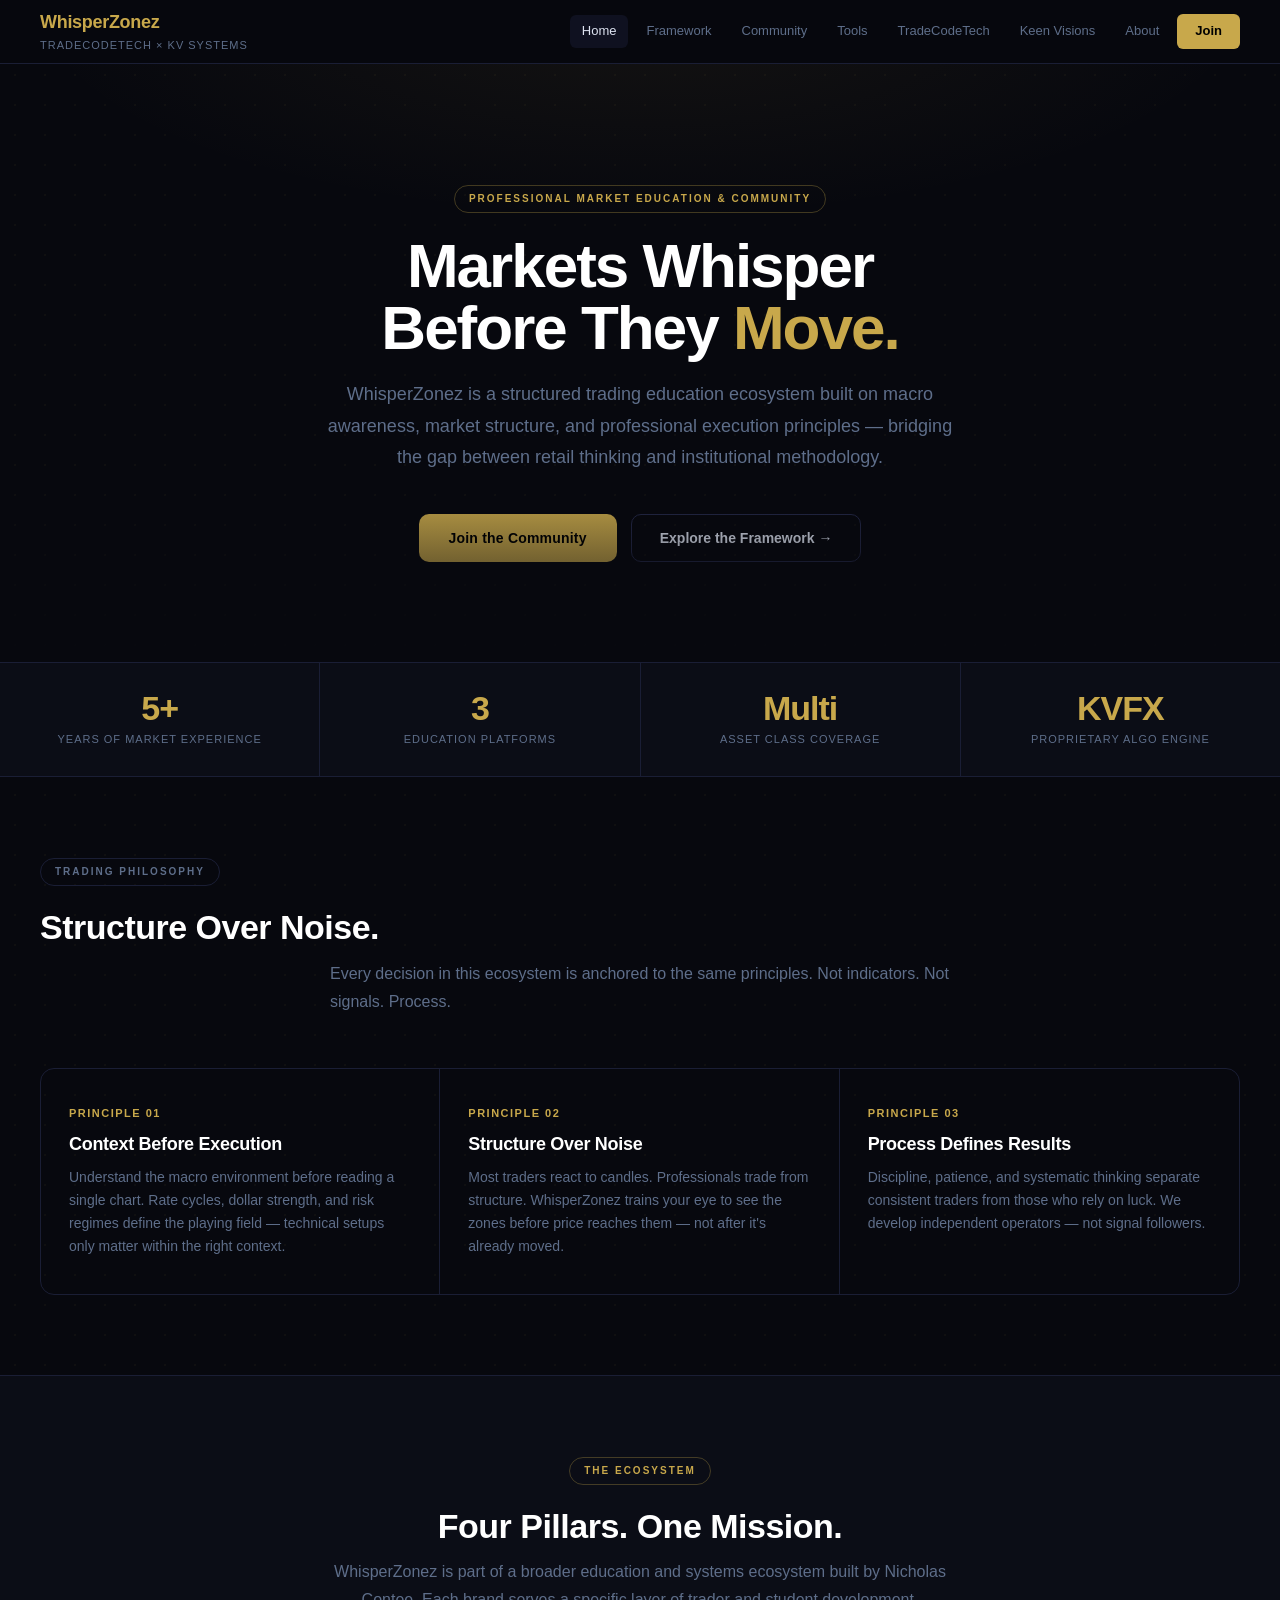
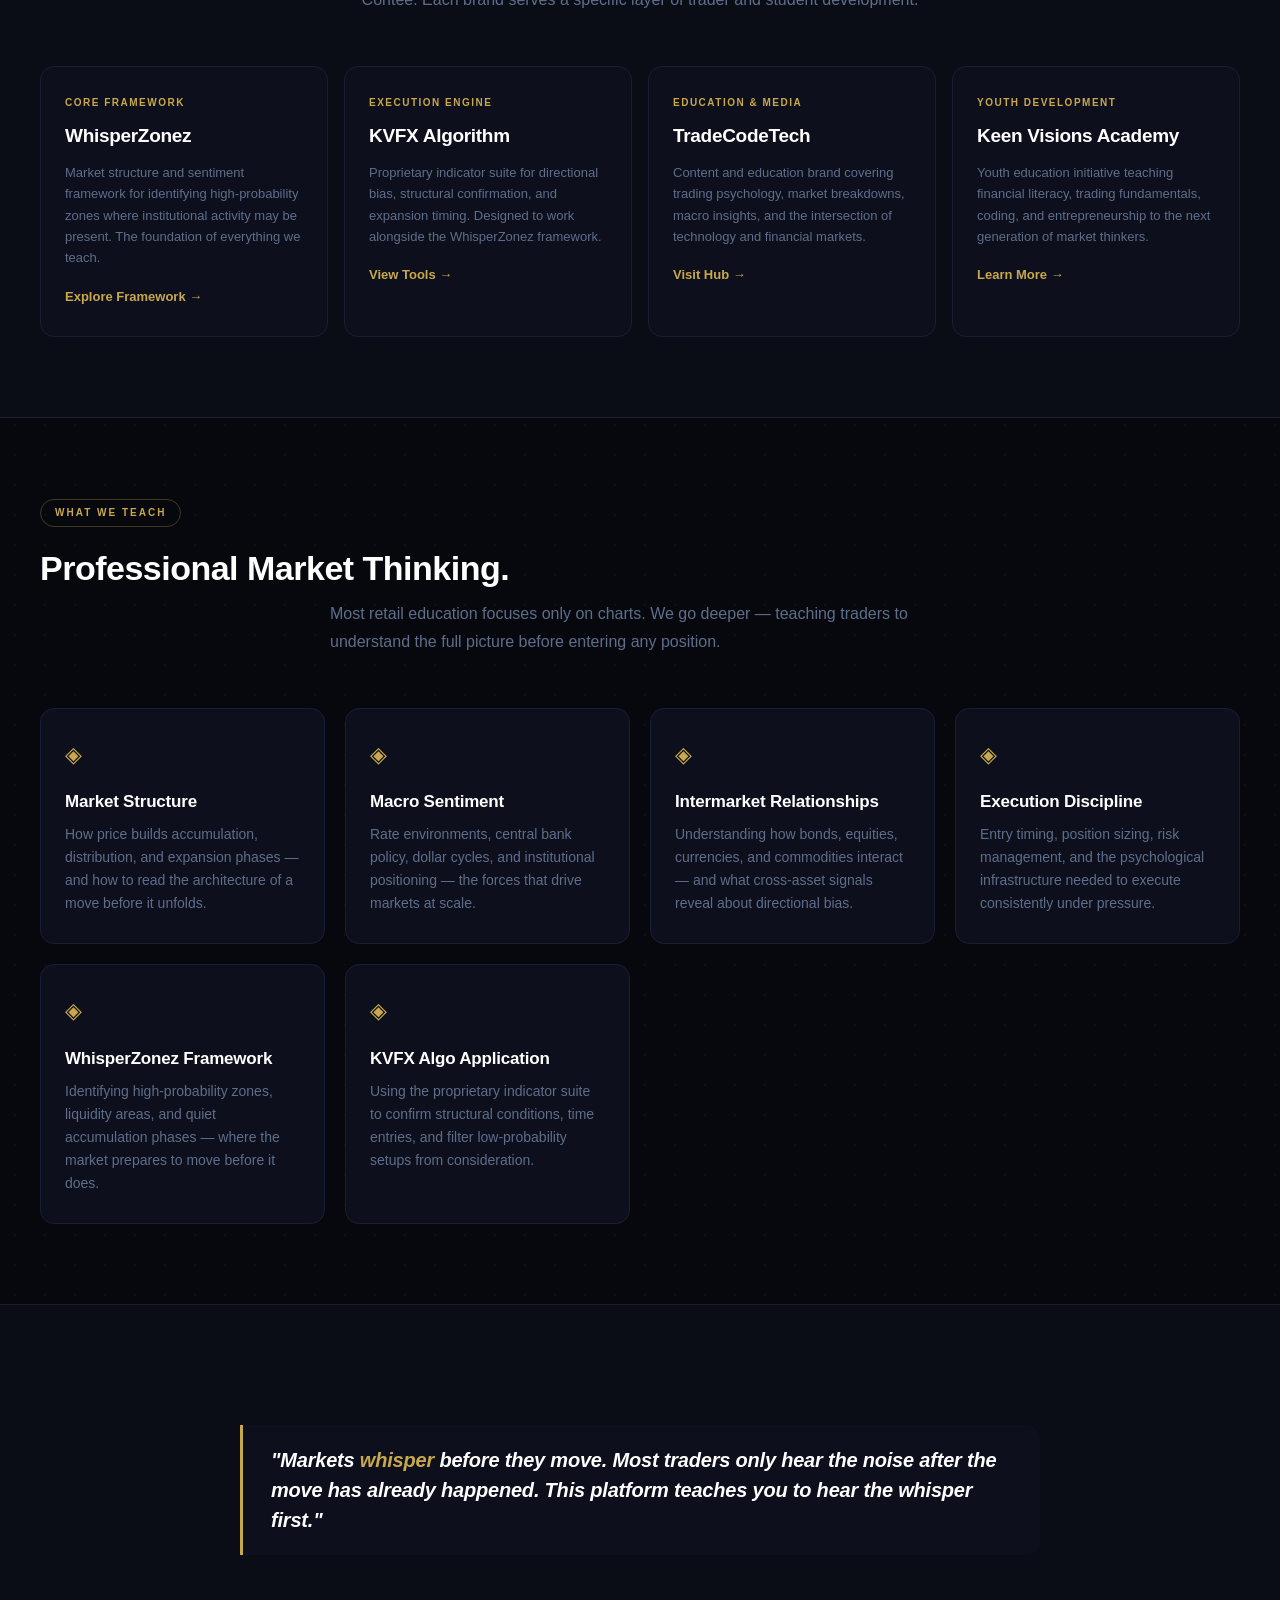
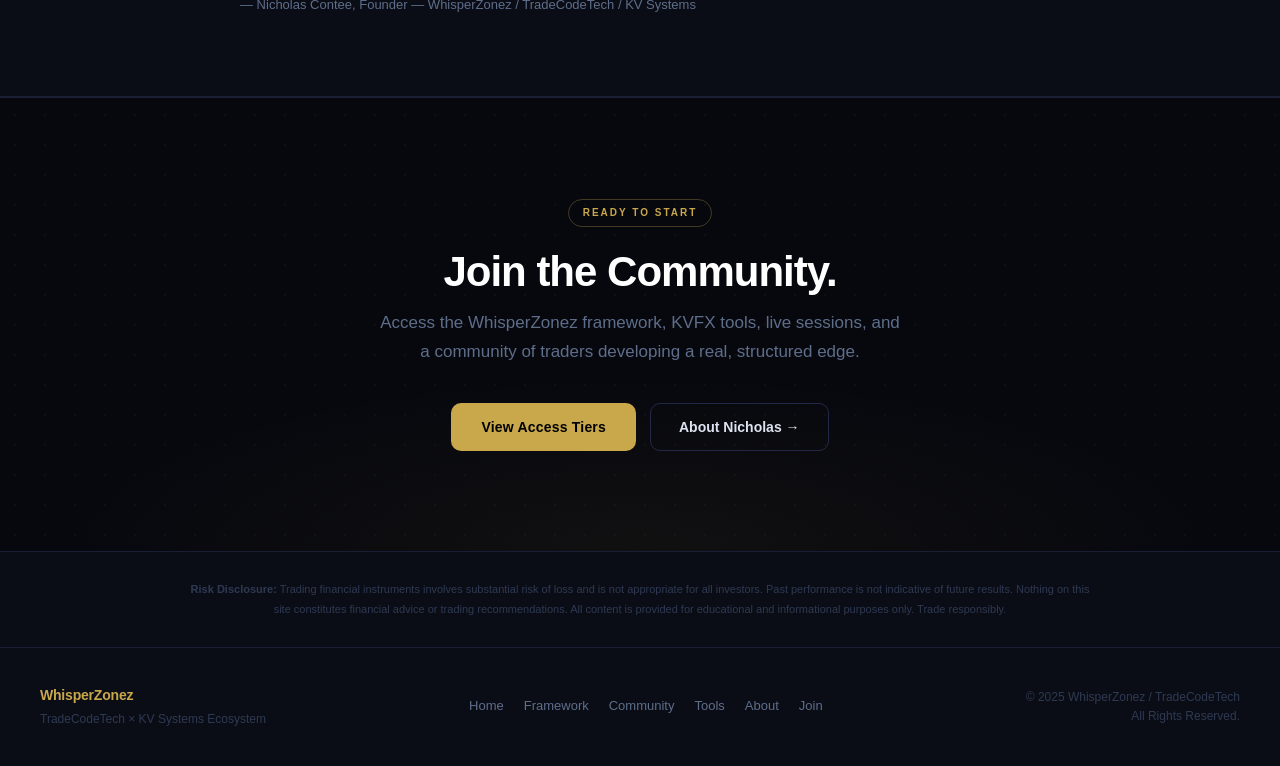
<file: index.html>
<!DOCTYPE html>
<html lang="en">
<head>
    <meta charset="UTF-8" />
    <meta name="viewport" content="width=device-width, initial-scale=1.0" />
    <title>WhisperZonez — Markets Whisper Before They Move</title>
    <link rel="stylesheet" href="wz-main.css" />
</head>

<body>

<!-- NAVBAR -->
<nav class="navbar">
    <div class="nav-brand">
        <div>
            <div class="nav-brand-name">WhisperZonez</div>
            <div class="nav-brand-sub">TradeCodeTech × KV Systems</div>
        </div>
    </div>

    <div class="nav-links">
        <a href="index.html" class="active">Home</a>
        <a href="framework.html">Framework</a>
        <a href="community.html">Community</a>
        <a href="tools.html">Tools</a>
        <a href="tradecodetech.html">TradeCodeTech</a>
        <a href="keen-visions.html">Keen Visions</a>
        <a href="about.html">About</a>
        <a href="join.html" class="nav-join">Join</a>
    </div>

    <button class="menu-btn" id="menu-btn">☰</button>
</nav>

<!-- MOBILE NAV -->
<div class="mobile-nav" id="mobile-nav">
    <a href="index.html" class="active">Home</a>
    <a href="framework.html">Framework</a>
    <a href="community.html">Community</a>
    <a href="tools.html">Tools</a>
    <a href="tradecodetech.html">TradeCodeTech</a>
    <a href="keen-visions.html">Keen Visions</a>
    <a href="about.html">About</a>
    <a href="join.html" class="nav-join">Join</a>
</div>

<!-- HERO -->
<section class="hero-full fade">
    <div class="eyebrow">Professional Market Education & Community</div>
    <h1>Markets Whisper<br>Before They <span class="gold">Move.</span></h1>
    <p class="hero-sub">
        WhisperZonez is a structured trading education ecosystem built on macro awareness,
        market structure, and professional execution principles —
        bridging the gap between retail thinking and institutional methodology.
    </p>
    <div class="cta-row">
        <a href="join.html" class="btn-gold">Join the Community</a>
        <a href="framework.html" class="btn-outline">Explore the Framework →</a>
    </div>
</section>

<!-- STATS -->
<div class="stats-bar">
    <div class="stat-item">
        <div class="stat-num">5+</div>
        <div class="stat-label">Years of Market Experience</div>
    </div>
    <div class="stat-item">
        <div class="stat-num">3</div>
        <div class="stat-label">Education Platforms</div>
    </div>
    <div class="stat-item">
        <div class="stat-num">Multi</div>
        <div class="stat-label">Asset Class Coverage</div>
    </div>
    <div class="stat-item">
        <div class="stat-num">KVFX</div>
        <div class="stat-label">Proprietary Algo Engine</div>
    </div>
</div>

<!-- PHILOSOPHY PILLARS -->
<section class="section fade">
    <div class="eyebrow-muted">Trading Philosophy</div>
    <h2>Structure Over Noise.</h2>
    <p class="section-sub">
        Every decision in this ecosystem is anchored to the same principles.
        Not indicators. Not signals. Process.
    </p>

    <div class="pillar-row">
        <div class="pillar">
            <div class="pillar-num">Principle 01</div>
            <h3>Context Before Execution</h3>
            <p>
                Understand the macro environment before reading a single chart.
                Rate cycles, dollar strength, and risk regimes define the playing field —
                technical setups only matter within the right context.
            </p>
        </div>
        <div class="pillar">
            <div class="pillar-num">Principle 02</div>
            <h3>Structure Over Noise</h3>
            <p>
                Most traders react to candles. Professionals trade from structure.
                WhisperZonez trains your eye to see the zones before price reaches them —
                not after it's already moved.
            </p>
        </div>
        <div class="pillar">
            <div class="pillar-num">Principle 03</div>
            <h3>Process Defines Results</h3>
            <p>
                Discipline, patience, and systematic thinking separate consistent traders
                from those who rely on luck. We develop independent operators —
                not signal followers.
            </p>
        </div>
    </div>
</section>

<!-- ECOSYSTEM OVERVIEW -->
<section class="section-alt fade">
    <div style="text-align:center;">
        <div class="eyebrow">The Ecosystem</div>
        <h2>Four Pillars. One Mission.</h2>
        <p class="section-sub">
            WhisperZonez is part of a broader education and systems ecosystem built by
            Nicholas Contee. Each brand serves a specific layer of trader and student development.
        </p>
    </div>

    <div class="ecosystem-grid">

        <div class="eco-tile">
            <div class="eco-label">Core Framework</div>
            <h3>WhisperZonez</h3>
            <p>
                Market structure and sentiment framework for identifying high-probability zones
                where institutional activity may be present. The foundation of everything we teach.
            </p>
            <a href="framework.html" class="eco-link">Explore Framework →</a>
        </div>

        <div class="eco-tile">
            <div class="eco-label">Execution Engine</div>
            <h3>KVFX Algorithm</h3>
            <p>
                Proprietary indicator suite for directional bias, structural confirmation,
                and expansion timing. Designed to work alongside the WhisperZonez framework.
            </p>
            <a href="tools.html" class="eco-link">View Tools →</a>
        </div>

        <div class="eco-tile">
            <div class="eco-label">Education & Media</div>
            <h3>TradeCodeTech</h3>
            <p>
                Content and education brand covering trading psychology, market breakdowns,
                macro insights, and the intersection of technology and financial markets.
            </p>
            <a href="tradecodetech.html" class="eco-link">Visit Hub →</a>
        </div>

        <div class="eco-tile">
            <div class="eco-label">Youth Development</div>
            <h3>Keen Visions Academy</h3>
            <p>
                Youth education initiative teaching financial literacy, trading fundamentals,
                coding, and entrepreneurship to the next generation of market thinkers.
            </p>
            <a href="keen-visions.html" class="eco-link">Learn More →</a>
        </div>

    </div>
</section>

<!-- WHAT YOU LEARN -->
<section class="section fade">
    <div class="eyebrow">What We Teach</div>
    <h2>Professional Market Thinking.</h2>
    <p class="section-sub">
        Most retail education focuses only on charts. We go deeper —
        teaching traders to understand the full picture before entering any position.
    </p>

    <div class="grid-auto">
        <div class="card">
            <div class="card-icon">◈</div>
            <h3>Market Structure</h3>
            <p>How price builds accumulation, distribution, and expansion phases — and how to read the architecture of a move before it unfolds.</p>
        </div>
        <div class="card">
            <div class="card-icon">◈</div>
            <h3>Macro Sentiment</h3>
            <p>Rate environments, central bank policy, dollar cycles, and institutional positioning — the forces that drive markets at scale.</p>
        </div>
        <div class="card">
            <div class="card-icon">◈</div>
            <h3>Intermarket Relationships</h3>
            <p>Understanding how bonds, equities, currencies, and commodities interact — and what cross-asset signals reveal about directional bias.</p>
        </div>
        <div class="card">
            <div class="card-icon">◈</div>
            <h3>Execution Discipline</h3>
            <p>Entry timing, position sizing, risk management, and the psychological infrastructure needed to execute consistently under pressure.</p>
        </div>
        <div class="card">
            <div class="card-icon">◈</div>
            <h3>WhisperZonez Framework</h3>
            <p>Identifying high-probability zones, liquidity areas, and quiet accumulation phases — where the market prepares to move before it does.</p>
        </div>
        <div class="card">
            <div class="card-icon">◈</div>
            <h3>KVFX Algo Application</h3>
            <p>Using the proprietary indicator suite to confirm structural conditions, time entries, and filter low-probability setups from consideration.</p>
        </div>
    </div>
</section>

<!-- PULL QUOTE -->
<section class="section-alt fade">
    <div style="max-width: 800px; margin: 0 auto;">
        <div class="pull-quote">
            <p>"Markets <span>whisper</span> before they move. Most traders only hear the noise after the move has already happened. This platform teaches you to hear the whisper first."</p>
        </div>
        <p style="font-size:13px; color:var(--text-muted); margin-top:16px;">
            — Nicholas Contee, Founder — WhisperZonez / TradeCodeTech / KV Systems
        </p>
    </div>
</section>

<!-- CTA -->
<section class="cta-section fade">
    <div class="eyebrow">Ready to Start</div>
    <h2>Join the Community.</h2>
    <p>
        Access the WhisperZonez framework, KVFX tools, live sessions,
        and a community of traders developing a real, structured edge.
    </p>
    <div class="cta-row">
        <a href="join.html" class="btn-gold">View Access Tiers</a>
        <a href="about.html" class="btn-outline">About Nicholas →</a>
    </div>
</section>

<!-- DISCLAIMER -->
<div class="disclaimer">
    <p>
        <strong>Risk Disclosure:</strong> Trading financial instruments involves substantial risk of loss and is not appropriate for all investors.
        Past performance is not indicative of future results. Nothing on this site constitutes financial advice or trading recommendations.
        All content is provided for educational and informational purposes only. Trade responsibly.
    </p>
</div>

<!-- FOOTER -->
<footer>
    <div class="footer-inner">
        <div>
            <div class="footer-brand">WhisperZonez</div>
            <div style="font-size:12px; color:var(--text-dim); margin-top:4px;">TradeCodeTech × KV Systems Ecosystem</div>
        </div>
        <div class="footer-links">
            <a href="index.html">Home</a>
            <a href="framework.html">Framework</a>
            <a href="community.html">Community</a>
            <a href="tools.html">Tools</a>
            <a href="about.html">About</a>
            <a href="join.html">Join</a>
        </div>
        <div class="footer-copy">© 2025 WhisperZonez / TradeCodeTech<br>All Rights Reserved.</div>
    </div>
</footer>

<script src="wz-main.js"></script>
</body>
</html>
</file>
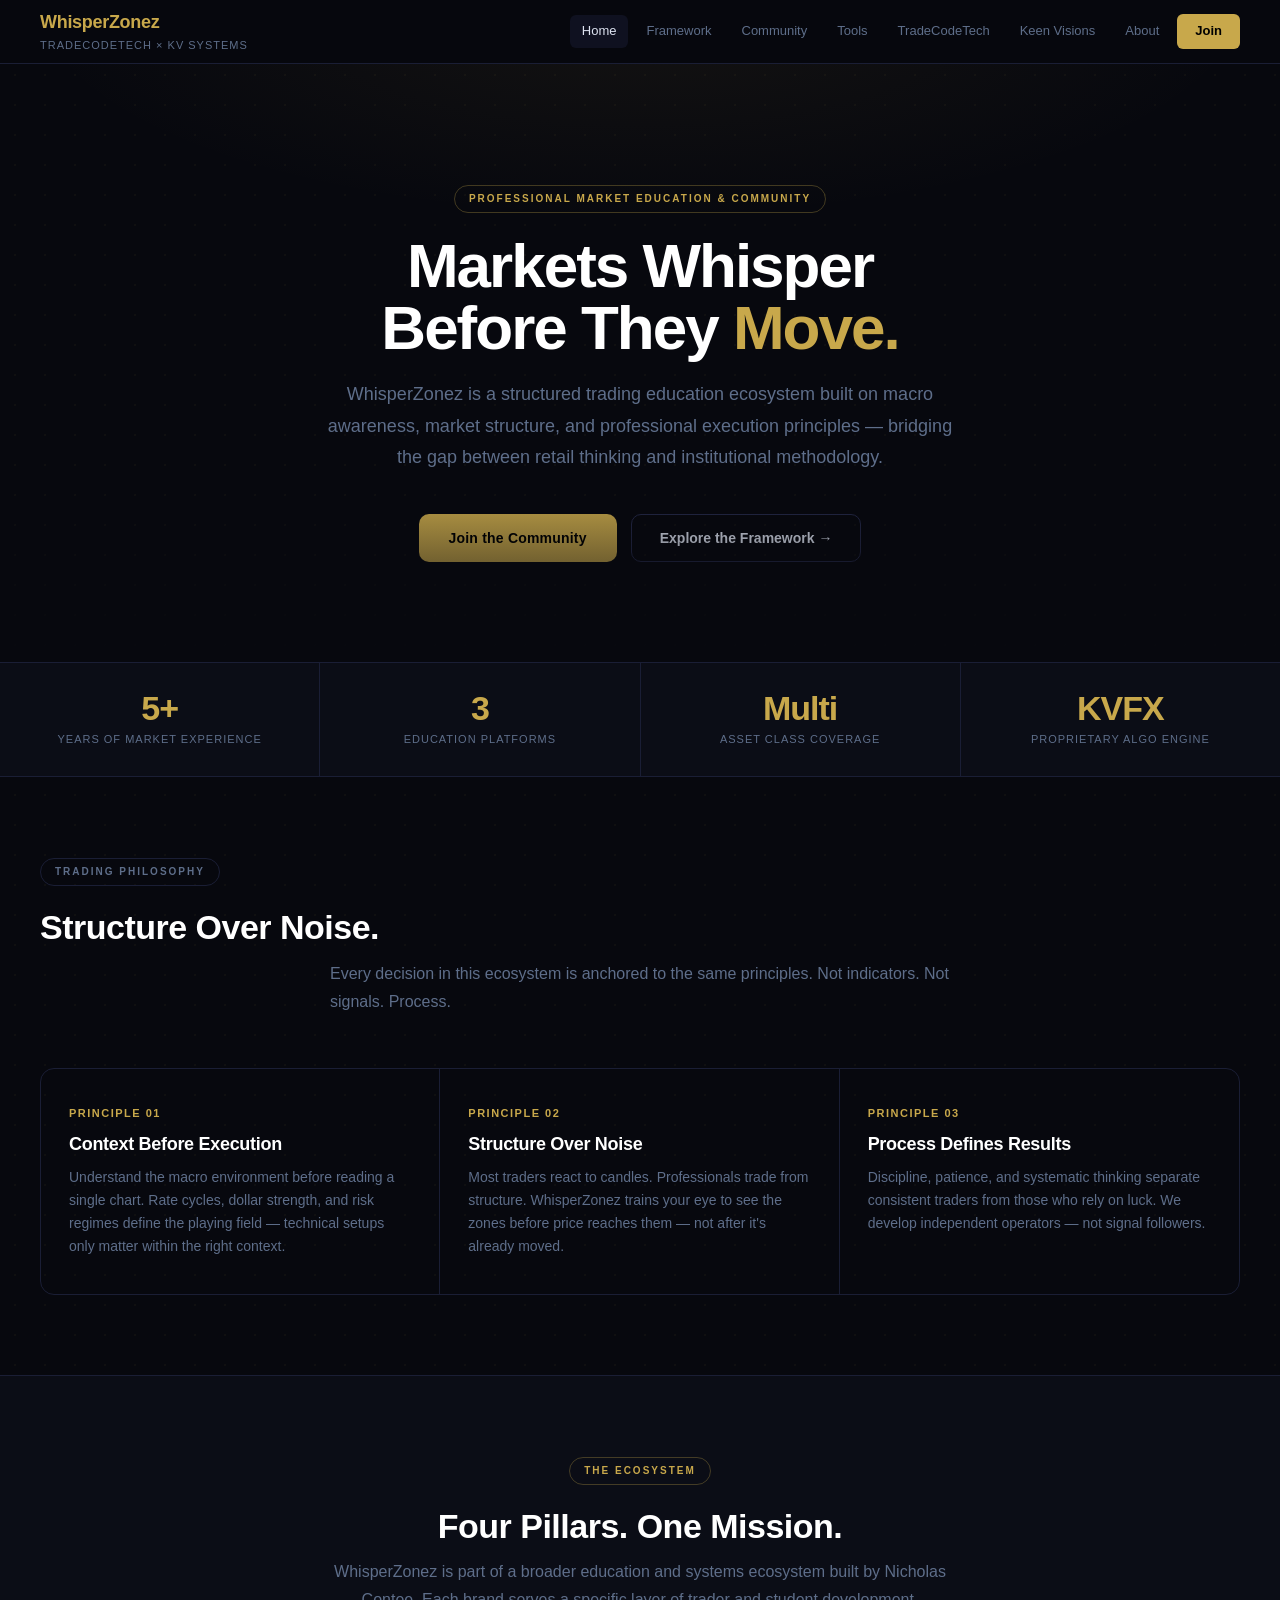
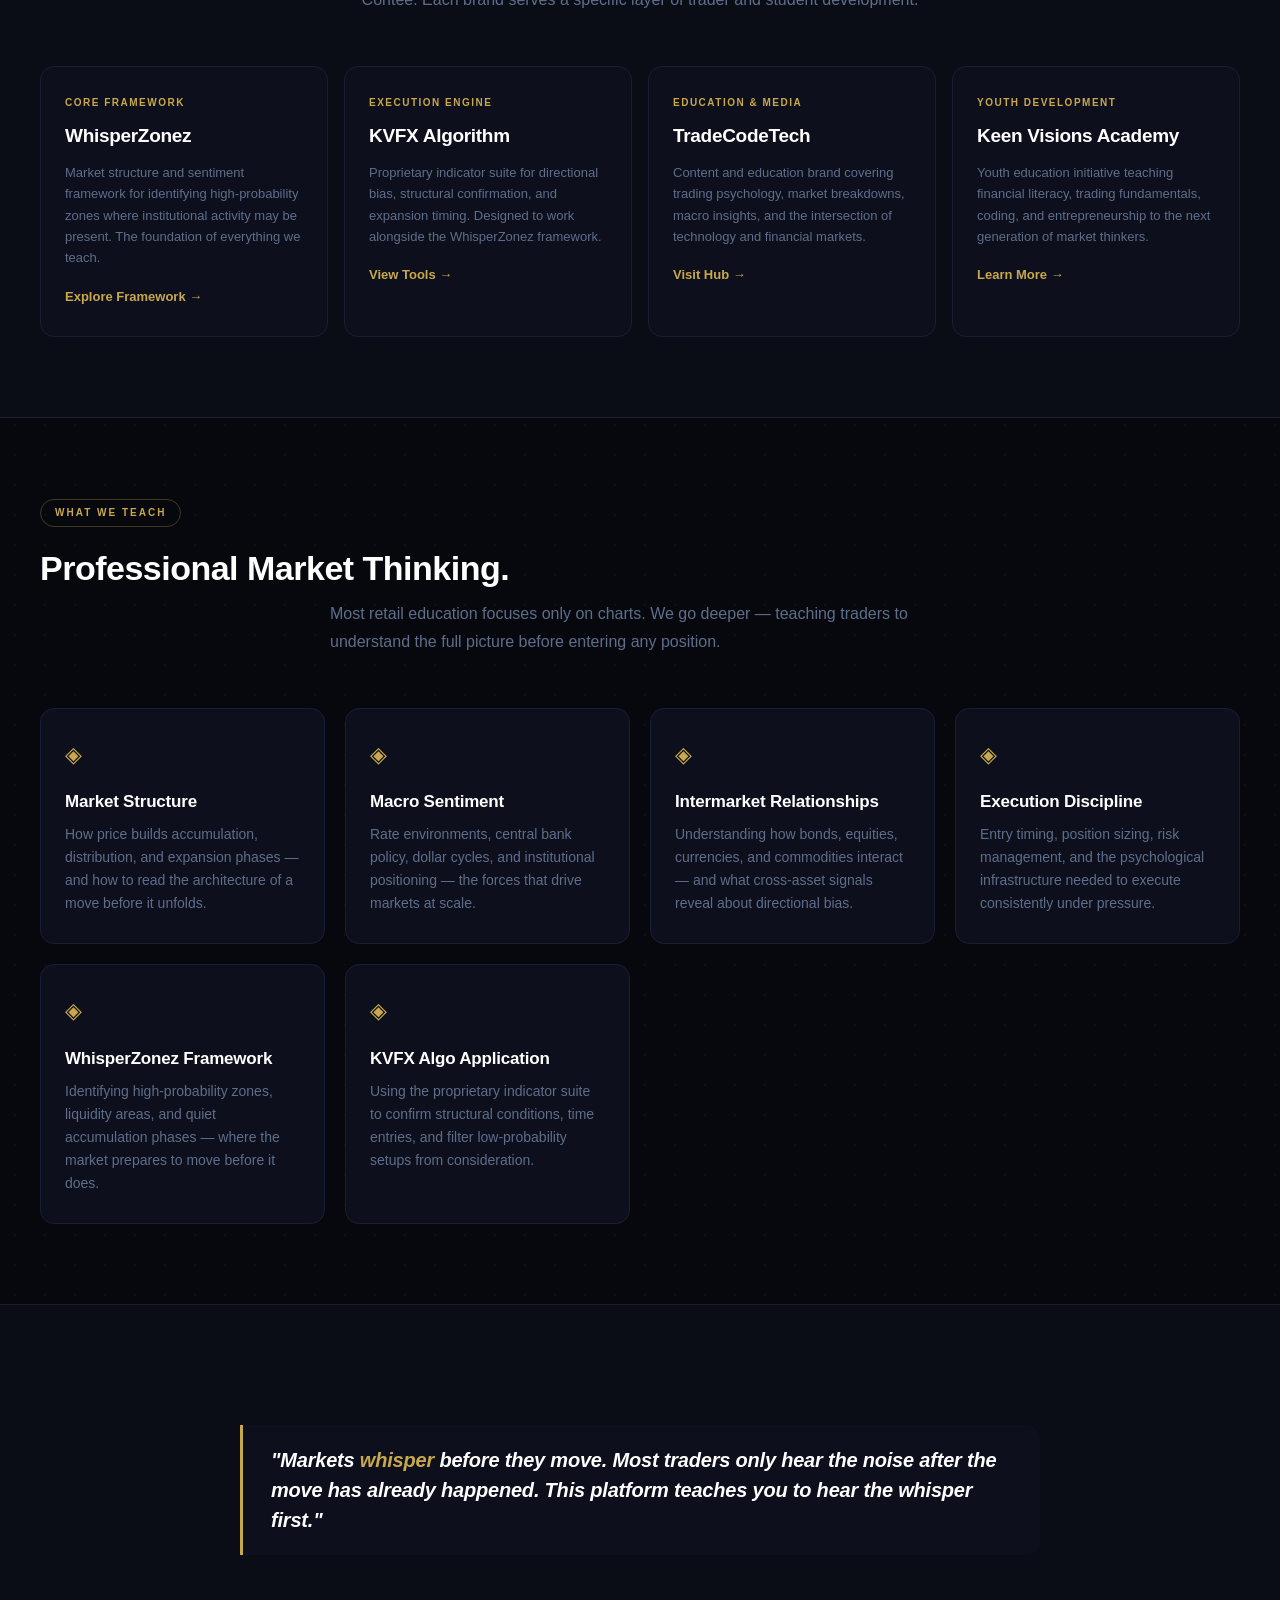
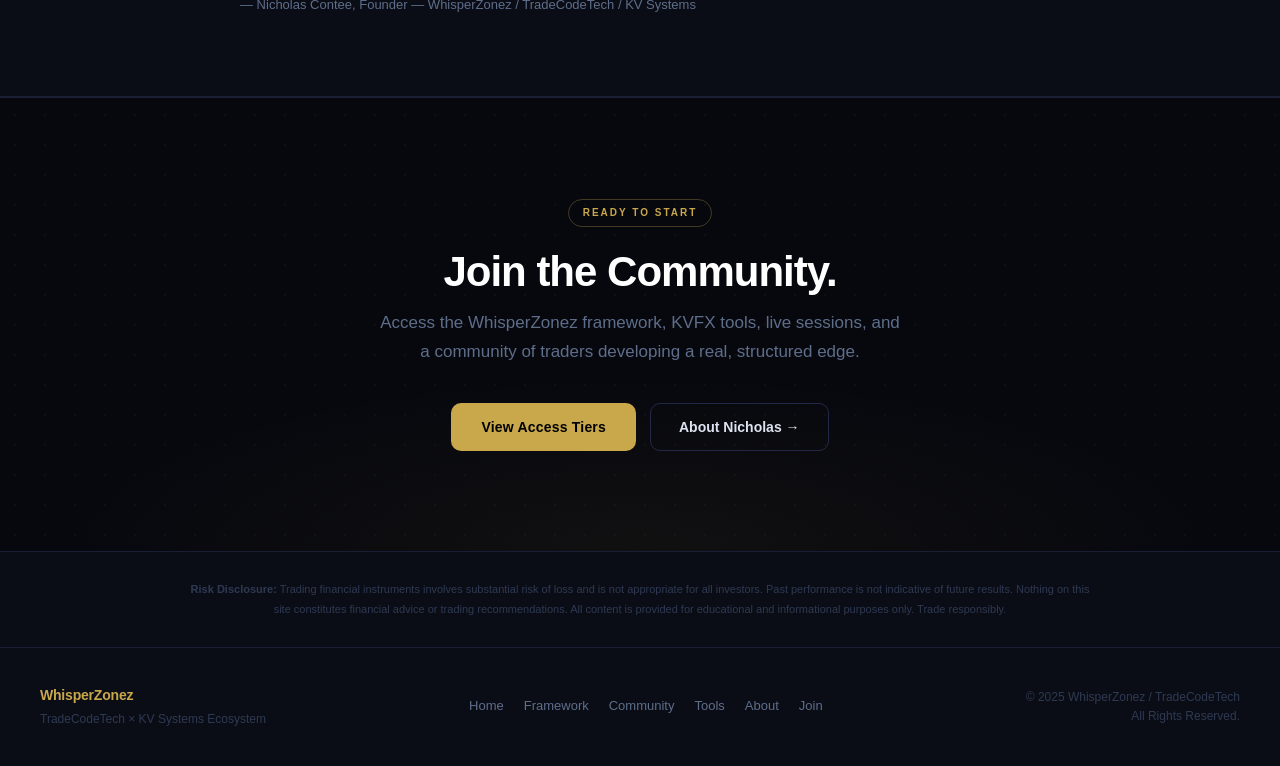
<file: whisperzonez-site/index.html>
<!DOCTYPE html>
<html lang="en">
<head>
    <meta charset="UTF-8" />
    <meta name="viewport" content="width=device-width, initial-scale=1.0" />
    <title>WhisperZonez — Markets Whisper Before They Move</title>
    <link rel="stylesheet" href="wz-main.css" />
</head>

<body>

<!-- NAVBAR -->
<nav class="navbar">
    <div class="nav-brand">
        <div>
            <div class="nav-brand-name">WhisperZonez</div>
            <div class="nav-brand-sub">TradeCodeTech × KV Systems</div>
        </div>
    </div>

    <div class="nav-links">
        <a href="index.html" class="active">Home</a>
        <a href="framework.html">Framework</a>
        <a href="community.html">Community</a>
        <a href="tools.html">Tools</a>
        <a href="tradecodetech.html">TradeCodeTech</a>
        <a href="keen-visions.html">Keen Visions</a>
        <a href="about.html">About</a>
        <a href="join.html" class="nav-join">Join</a>
    </div>

    <button class="menu-btn" id="menu-btn">☰</button>
</nav>

<!-- MOBILE NAV -->
<div class="mobile-nav" id="mobile-nav">
    <a href="index.html" class="active">Home</a>
    <a href="framework.html">Framework</a>
    <a href="community.html">Community</a>
    <a href="tools.html">Tools</a>
    <a href="tradecodetech.html">TradeCodeTech</a>
    <a href="keen-visions.html">Keen Visions</a>
    <a href="about.html">About</a>
    <a href="join.html" class="nav-join">Join</a>
</div>

<!-- HERO -->
<section class="hero-full fade">
    <div class="eyebrow">Professional Market Education & Community</div>
    <h1>Markets Whisper<br>Before They <span class="gold">Move.</span></h1>
    <p class="hero-sub">
        WhisperZonez is a structured trading education ecosystem built on macro awareness,
        market structure, and professional execution principles —
        bridging the gap between retail thinking and institutional methodology.
    </p>
    <div class="cta-row">
        <a href="join.html" class="btn-gold">Join the Community</a>
        <a href="framework.html" class="btn-outline">Explore the Framework →</a>
    </div>
</section>

<!-- STATS -->
<div class="stats-bar">
    <div class="stat-item">
        <div class="stat-num">5+</div>
        <div class="stat-label">Years of Market Experience</div>
    </div>
    <div class="stat-item">
        <div class="stat-num">3</div>
        <div class="stat-label">Education Platforms</div>
    </div>
    <div class="stat-item">
        <div class="stat-num">Multi</div>
        <div class="stat-label">Asset Class Coverage</div>
    </div>
    <div class="stat-item">
        <div class="stat-num">KVFX</div>
        <div class="stat-label">Proprietary Algo Engine</div>
    </div>
</div>

<!-- PHILOSOPHY PILLARS -->
<section class="section fade">
    <div class="eyebrow-muted">Trading Philosophy</div>
    <h2>Structure Over Noise.</h2>
    <p class="section-sub">
        Every decision in this ecosystem is anchored to the same principles.
        Not indicators. Not signals. Process.
    </p>

    <div class="pillar-row">
        <div class="pillar">
            <div class="pillar-num">Principle 01</div>
            <h3>Context Before Execution</h3>
            <p>
                Understand the macro environment before reading a single chart.
                Rate cycles, dollar strength, and risk regimes define the playing field —
                technical setups only matter within the right context.
            </p>
        </div>
        <div class="pillar">
            <div class="pillar-num">Principle 02</div>
            <h3>Structure Over Noise</h3>
            <p>
                Most traders react to candles. Professionals trade from structure.
                WhisperZonez trains your eye to see the zones before price reaches them —
                not after it's already moved.
            </p>
        </div>
        <div class="pillar">
            <div class="pillar-num">Principle 03</div>
            <h3>Process Defines Results</h3>
            <p>
                Discipline, patience, and systematic thinking separate consistent traders
                from those who rely on luck. We develop independent operators —
                not signal followers.
            </p>
        </div>
    </div>
</section>

<!-- ECOSYSTEM OVERVIEW -->
<section class="section-alt fade">
    <div style="text-align:center;">
        <div class="eyebrow">The Ecosystem</div>
        <h2>Four Pillars. One Mission.</h2>
        <p class="section-sub">
            WhisperZonez is part of a broader education and systems ecosystem built by
            Nicholas Contee. Each brand serves a specific layer of trader and student development.
        </p>
    </div>

    <div class="ecosystem-grid">

        <div class="eco-tile">
            <div class="eco-label">Core Framework</div>
            <h3>WhisperZonez</h3>
            <p>
                Market structure and sentiment framework for identifying high-probability zones
                where institutional activity may be present. The foundation of everything we teach.
            </p>
            <a href="framework.html" class="eco-link">Explore Framework →</a>
        </div>

        <div class="eco-tile">
            <div class="eco-label">Execution Engine</div>
            <h3>KVFX Algorithm</h3>
            <p>
                Proprietary indicator suite for directional bias, structural confirmation,
                and expansion timing. Designed to work alongside the WhisperZonez framework.
            </p>
            <a href="tools.html" class="eco-link">View Tools →</a>
        </div>

        <div class="eco-tile">
            <div class="eco-label">Education & Media</div>
            <h3>TradeCodeTech</h3>
            <p>
                Content and education brand covering trading psychology, market breakdowns,
                macro insights, and the intersection of technology and financial markets.
            </p>
            <a href="tradecodetech.html" class="eco-link">Visit Hub →</a>
        </div>

        <div class="eco-tile">
            <div class="eco-label">Youth Development</div>
            <h3>Keen Visions Academy</h3>
            <p>
                Youth education initiative teaching financial literacy, trading fundamentals,
                coding, and entrepreneurship to the next generation of market thinkers.
            </p>
            <a href="keen-visions.html" class="eco-link">Learn More →</a>
        </div>

    </div>
</section>

<!-- WHAT YOU LEARN -->
<section class="section fade">
    <div class="eyebrow">What We Teach</div>
    <h2>Professional Market Thinking.</h2>
    <p class="section-sub">
        Most retail education focuses only on charts. We go deeper —
        teaching traders to understand the full picture before entering any position.
    </p>

    <div class="grid-auto">
        <div class="card">
            <div class="card-icon">◈</div>
            <h3>Market Structure</h3>
            <p>How price builds accumulation, distribution, and expansion phases — and how to read the architecture of a move before it unfolds.</p>
        </div>
        <div class="card">
            <div class="card-icon">◈</div>
            <h3>Macro Sentiment</h3>
            <p>Rate environments, central bank policy, dollar cycles, and institutional positioning — the forces that drive markets at scale.</p>
        </div>
        <div class="card">
            <div class="card-icon">◈</div>
            <h3>Intermarket Relationships</h3>
            <p>Understanding how bonds, equities, currencies, and commodities interact — and what cross-asset signals reveal about directional bias.</p>
        </div>
        <div class="card">
            <div class="card-icon">◈</div>
            <h3>Execution Discipline</h3>
            <p>Entry timing, position sizing, risk management, and the psychological infrastructure needed to execute consistently under pressure.</p>
        </div>
        <div class="card">
            <div class="card-icon">◈</div>
            <h3>WhisperZonez Framework</h3>
            <p>Identifying high-probability zones, liquidity areas, and quiet accumulation phases — where the market prepares to move before it does.</p>
        </div>
        <div class="card">
            <div class="card-icon">◈</div>
            <h3>KVFX Algo Application</h3>
            <p>Using the proprietary indicator suite to confirm structural conditions, time entries, and filter low-probability setups from consideration.</p>
        </div>
    </div>
</section>

<!-- PULL QUOTE -->
<section class="section-alt fade">
    <div style="max-width: 800px; margin: 0 auto;">
        <div class="pull-quote">
            <p>"Markets <span>whisper</span> before they move. Most traders only hear the noise after the move has already happened. This platform teaches you to hear the whisper first."</p>
        </div>
        <p style="font-size:13px; color:var(--text-muted); margin-top:16px;">
            — Nicholas Contee, Founder — WhisperZonez / TradeCodeTech / KV Systems
        </p>
    </div>
</section>

<!-- CTA -->
<section class="cta-section fade">
    <div class="eyebrow">Ready to Start</div>
    <h2>Join the Community.</h2>
    <p>
        Access the WhisperZonez framework, KVFX tools, live sessions,
        and a community of traders developing a real, structured edge.
    </p>
    <div class="cta-row">
        <a href="join.html" class="btn-gold">View Access Tiers</a>
        <a href="about.html" class="btn-outline">About Nicholas →</a>
    </div>
</section>

<!-- DISCLAIMER -->
<div class="disclaimer">
    <p>
        <strong>Risk Disclosure:</strong> Trading financial instruments involves substantial risk of loss and is not appropriate for all investors.
        Past performance is not indicative of future results. Nothing on this site constitutes financial advice or trading recommendations.
        All content is provided for educational and informational purposes only. Trade responsibly.
    </p>
</div>

<!-- FOOTER -->
<footer>
    <div class="footer-inner">
        <div>
            <div class="footer-brand">WhisperZonez</div>
            <div style="font-size:12px; color:var(--text-dim); margin-top:4px;">TradeCodeTech × KV Systems Ecosystem</div>
        </div>
        <div class="footer-links">
            <a href="index.html">Home</a>
            <a href="framework.html">Framework</a>
            <a href="community.html">Community</a>
            <a href="tools.html">Tools</a>
            <a href="about.html">About</a>
            <a href="join.html">Join</a>
        </div>
        <div class="footer-copy">© 2025 WhisperZonez / TradeCodeTech<br>All Rights Reserved.</div>
    </div>
</footer>

<script src="wz-main.js"></script>
</body>
</html>
</file>
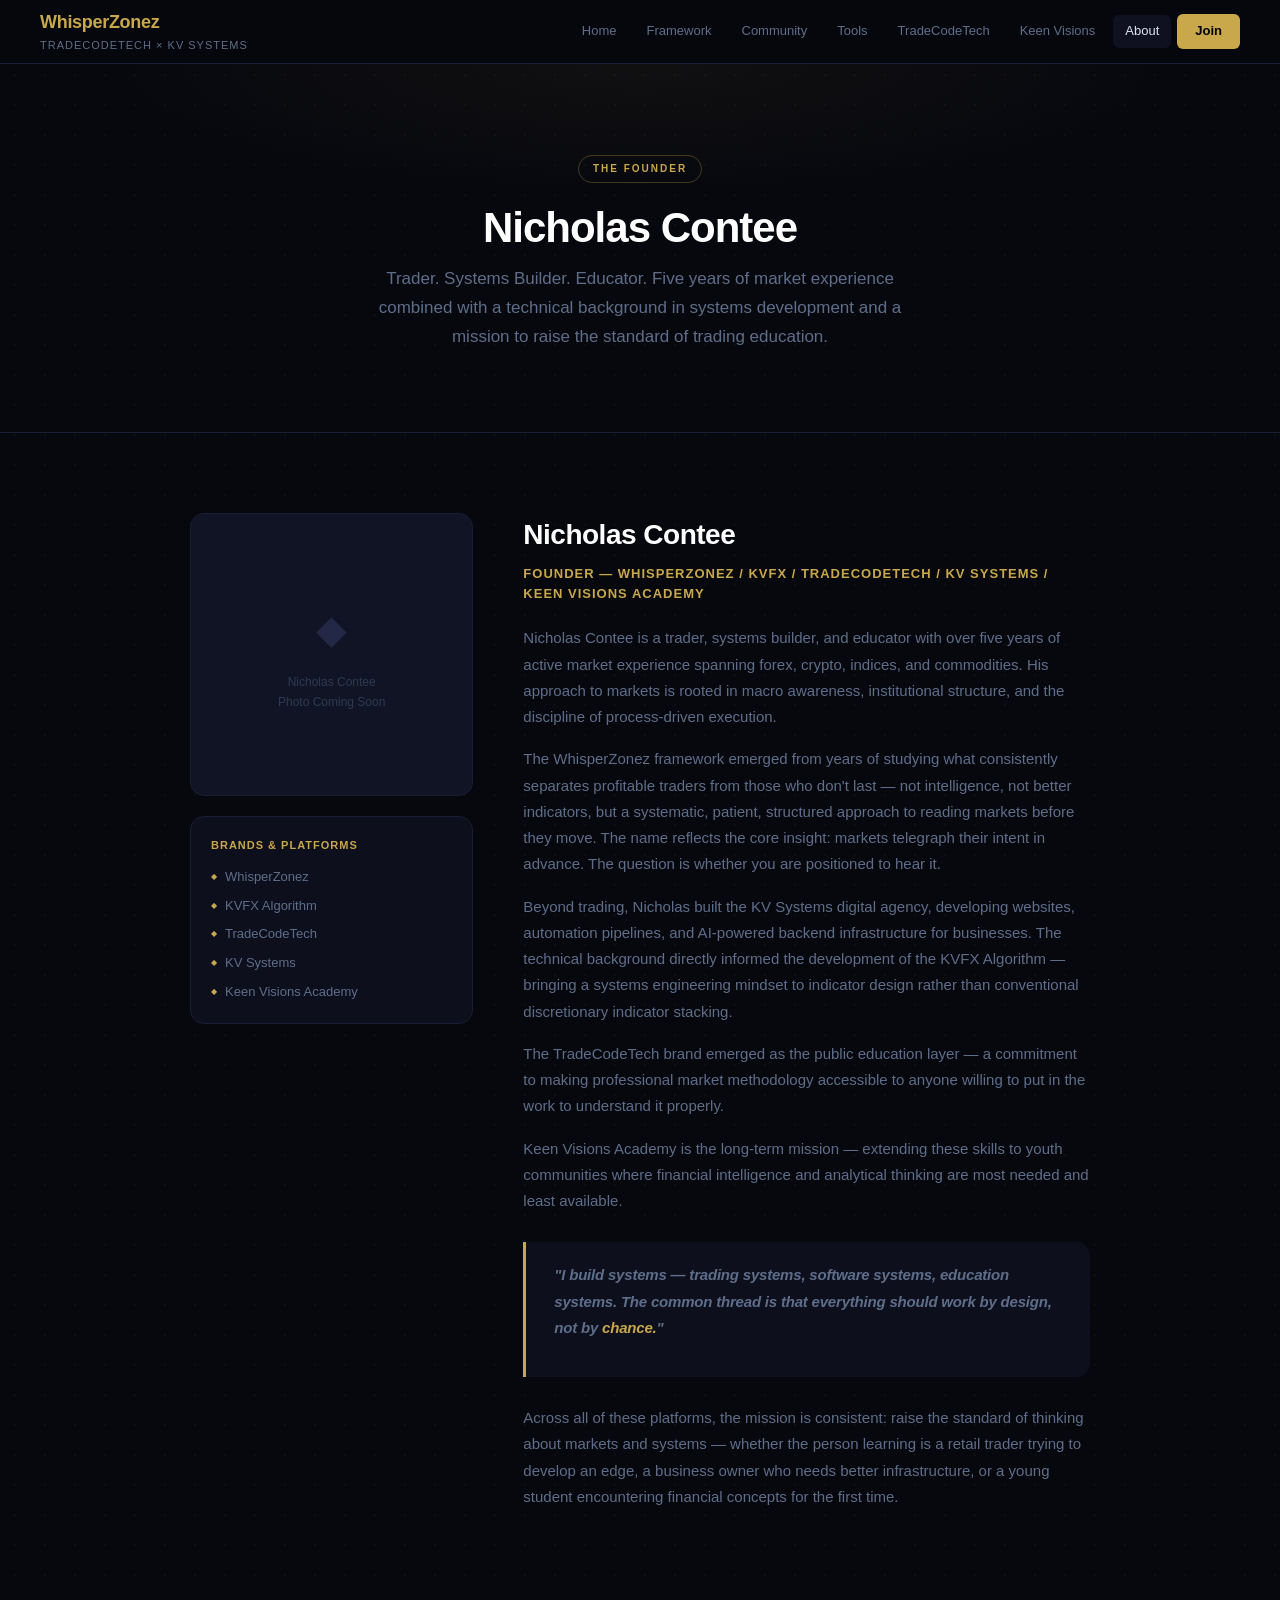
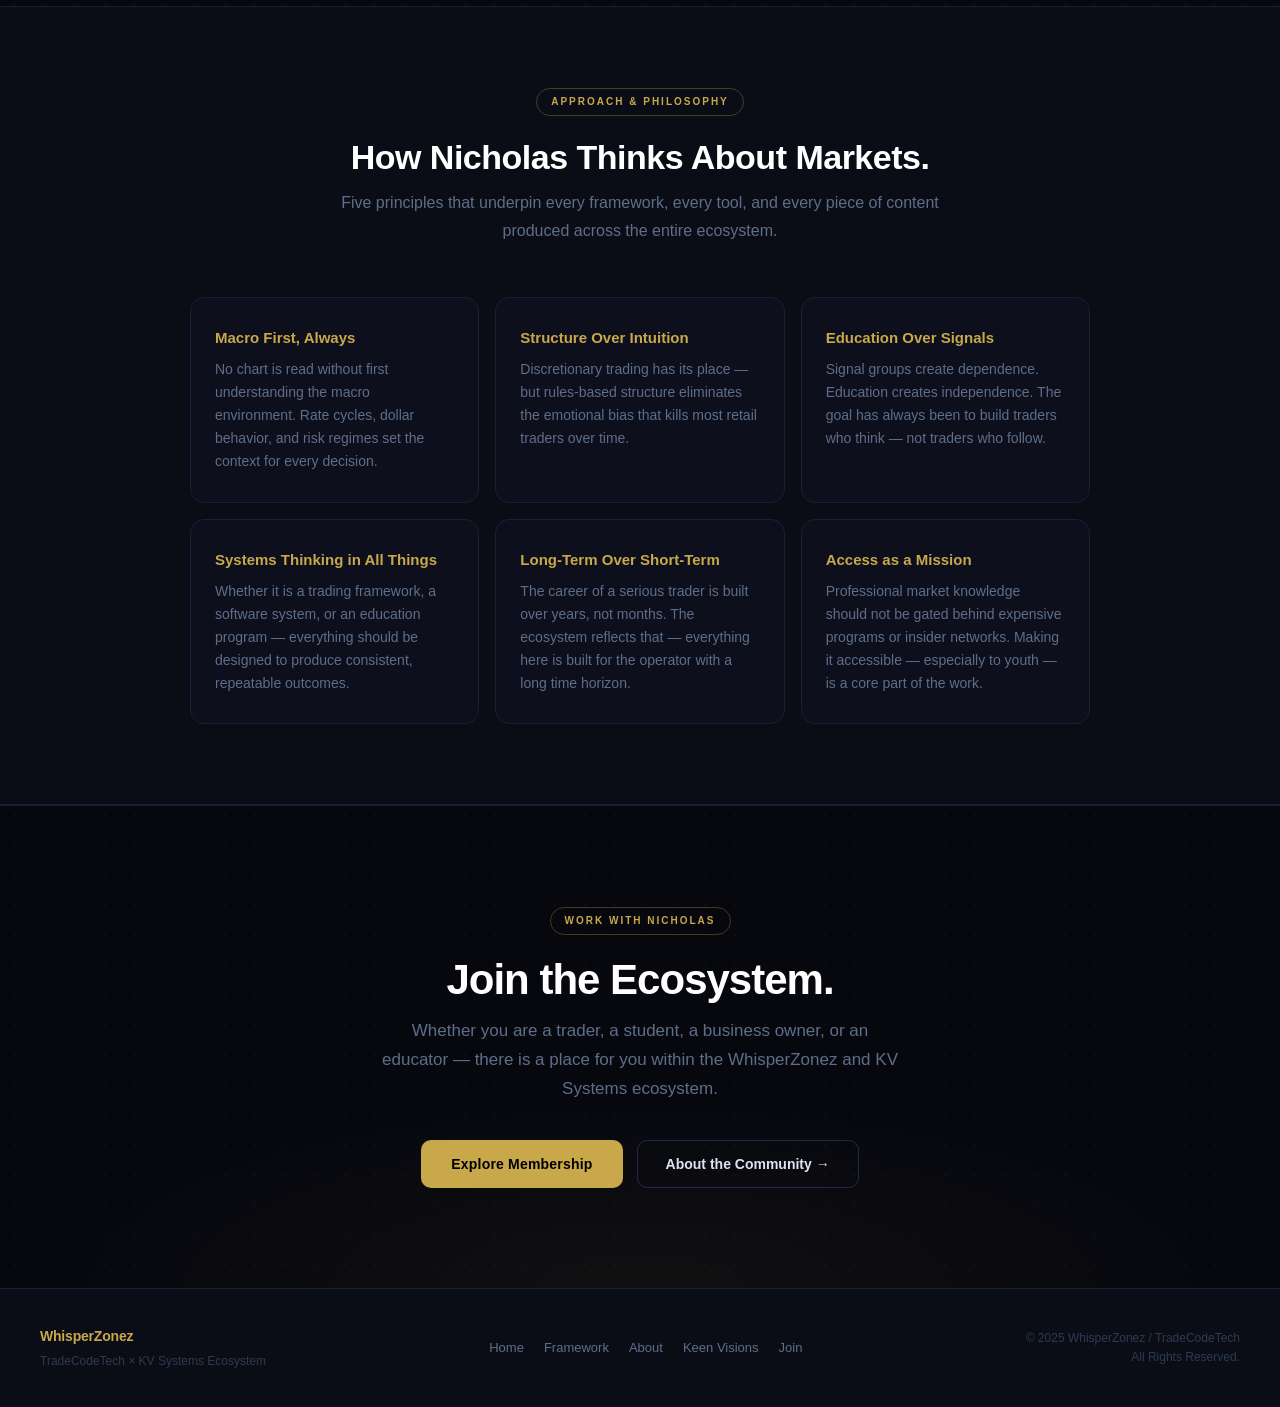
<file: about.html>
<!DOCTYPE html>
<html lang="en">
<head>
    <meta charset="UTF-8" />
    <meta name="viewport" content="width=device-width, initial-scale=1.0" />
    <title>About Nicholas Contee — WhisperZonez Founder</title>
    <link rel="stylesheet" href="wz-main.css" />
</head>

<body>

<nav class="navbar">
    <div class="nav-brand">
        <div>
            <div class="nav-brand-name">WhisperZonez</div>
            <div class="nav-brand-sub">TradeCodeTech × KV Systems</div>
        </div>
    </div>
    <div class="nav-links">
        <a href="index.html">Home</a>
        <a href="framework.html">Framework</a>
        <a href="community.html">Community</a>
        <a href="tools.html">Tools</a>
        <a href="tradecodetech.html">TradeCodeTech</a>
        <a href="keen-visions.html">Keen Visions</a>
        <a href="about.html" class="active">About</a>
        <a href="join.html" class="nav-join">Join</a>
    </div>
    <button class="menu-btn" id="menu-btn">☰</button>
</nav>

<div class="mobile-nav" id="mobile-nav">
    <a href="index.html">Home</a>
    <a href="framework.html">Framework</a>
    <a href="community.html">Community</a>
    <a href="tools.html">Tools</a>
    <a href="tradecodetech.html">TradeCodeTech</a>
    <a href="keen-visions.html">Keen Visions</a>
    <a href="about.html" class="active">About</a>
    <a href="join.html" class="nav-join">Join</a>
</div>

<!-- HERO -->
<section class="hero-sm fade">
    <div class="eyebrow">The Founder</div>
    <h1>Nicholas Contee</h1>
    <p>
        Trader. Systems Builder. Educator.
        Five years of market experience combined with a technical background
        in systems development and a mission to raise the standard of trading education.
    </p>
</section>

<!-- FOUNDER SECTION -->
<section class="section fade">
    <div class="founder-block">
        <div>
            <div class="founder-photo" style="min-height:260px;">
                <!-- Replace with actual photo -->
                <div style="padding:20px; text-align:center; color:var(--text-dim);">
                    <div style="font-size:40px; color:var(--border-lt); margin-bottom:12px;">◆</div>
                    <div style="font-size:12px;">Nicholas Contee<br>Photo Coming Soon</div>
                </div>
            </div>

            <div style="margin-top:20px;">
                <div class="card" style="padding:20px;">
                    <div style="font-size:11px; color:var(--gold); font-weight:700; text-transform:uppercase; letter-spacing:1px; margin-bottom:12px;">Brands & Platforms</div>
                    <ul style="list-style:none; display:flex; flex-direction:column; gap:8px;">
                        <li style="font-size:13px; color:var(--text-muted); display:flex; align-items:center; gap:8px;">
                            <span style="color:var(--gold); font-size:8px;">◆</span> WhisperZonez
                        </li>
                        <li style="font-size:13px; color:var(--text-muted); display:flex; align-items:center; gap:8px;">
                            <span style="color:var(--gold); font-size:8px;">◆</span> KVFX Algorithm
                        </li>
                        <li style="font-size:13px; color:var(--text-muted); display:flex; align-items:center; gap:8px;">
                            <span style="color:var(--gold); font-size:8px;">◆</span> TradeCodeTech
                        </li>
                        <li style="font-size:13px; color:var(--text-muted); display:flex; align-items:center; gap:8px;">
                            <span style="color:var(--gold); font-size:8px;">◆</span> KV Systems
                        </li>
                        <li style="font-size:13px; color:var(--text-muted); display:flex; align-items:center; gap:8px;">
                            <span style="color:var(--gold); font-size:8px;">◆</span> Keen Visions Academy
                        </li>
                    </ul>
                </div>
            </div>
        </div>

        <div class="founder-bio">
            <h3>Nicholas Contee</h3>
            <div class="founder-title">Founder — WhisperZonez / KVFX / TradeCodeTech / KV Systems / Keen Visions Academy</div>

            <p>
                Nicholas Contee is a trader, systems builder, and educator with over five years of active market experience
                spanning forex, crypto, indices, and commodities. His approach to markets is rooted in macro awareness,
                institutional structure, and the discipline of process-driven execution.
            </p>

            <p>
                The WhisperZonez framework emerged from years of studying what consistently separates
                profitable traders from those who don't last — not intelligence, not better indicators,
                but a systematic, patient, structured approach to reading markets before they move.
                The name reflects the core insight: markets telegraph their intent in advance.
                The question is whether you are positioned to hear it.
            </p>

            <p>
                Beyond trading, Nicholas built the KV Systems digital agency, developing websites,
                automation pipelines, and AI-powered backend infrastructure for businesses.
                The technical background directly informed the development of the KVFX Algorithm —
                bringing a systems engineering mindset to indicator design rather than
                conventional discretionary indicator stacking.
            </p>

            <p>
                The TradeCodeTech brand emerged as the public education layer — a commitment to
                making professional market methodology accessible to anyone willing to put in
                the work to understand it properly.
            </p>

            <p>
                Keen Visions Academy is the long-term mission — extending these skills to youth
                communities where financial intelligence and analytical thinking are most needed
                and least available.
            </p>

            <div class="pull-quote" style="margin:28px 0;">
                <p>"I build systems — trading systems, software systems, education systems.
                The common thread is that everything should work by design,
                not by <span>chance.</span>"</p>
            </div>

            <p>
                Across all of these platforms, the mission is consistent:
                raise the standard of thinking about markets and systems —
                whether the person learning is a retail trader trying to develop an edge,
                a business owner who needs better infrastructure, or a young student
                encountering financial concepts for the first time.
            </p>
        </div>
    </div>
</section>

<!-- THE APPROACH -->
<section class="section-alt fade">
    <div style="text-align:center;">
        <div class="eyebrow">Approach & Philosophy</div>
        <h2>How Nicholas Thinks About Markets.</h2>
        <p class="section-sub">
            Five principles that underpin every framework, every tool, and every piece of content
            produced across the entire ecosystem.
        </p>
    </div>

    <div class="grid-auto-sm" style="max-width:900px; margin:0 auto;">
        <div class="card">
            <h4>Macro First, Always</h4>
            <p>No chart is read without first understanding the macro environment. Rate cycles, dollar behavior, and risk regimes set the context for every decision.</p>
        </div>
        <div class="card">
            <h4>Structure Over Intuition</h4>
            <p>Discretionary trading has its place — but rules-based structure eliminates the emotional bias that kills most retail traders over time.</p>
        </div>
        <div class="card">
            <h4>Education Over Signals</h4>
            <p>Signal groups create dependence. Education creates independence. The goal has always been to build traders who think — not traders who follow.</p>
        </div>
        <div class="card">
            <h4>Systems Thinking in All Things</h4>
            <p>Whether it is a trading framework, a software system, or an education program — everything should be designed to produce consistent, repeatable outcomes.</p>
        </div>
        <div class="card">
            <h4>Long-Term Over Short-Term</h4>
            <p>The career of a serious trader is built over years, not months. The ecosystem reflects that — everything here is built for the operator with a long time horizon.</p>
        </div>
        <div class="card">
            <h4>Access as a Mission</h4>
            <p>Professional market knowledge should not be gated behind expensive programs or insider networks. Making it accessible — especially to youth — is a core part of the work.</p>
        </div>
    </div>
</section>

<!-- CTA -->
<section class="cta-section fade">
    <div class="eyebrow">Work With Nicholas</div>
    <h2>Join the Ecosystem.</h2>
    <p>
        Whether you are a trader, a student, a business owner, or an educator —
        there is a place for you within the WhisperZonez and KV Systems ecosystem.
    </p>
    <div class="cta-row">
        <a href="join.html" class="btn-gold">Explore Membership</a>
        <a href="community.html" class="btn-outline">About the Community →</a>
    </div>
</section>

<footer>
    <div class="footer-inner">
        <div>
            <div class="footer-brand">WhisperZonez</div>
            <div style="font-size:12px; color:var(--text-dim); margin-top:4px;">TradeCodeTech × KV Systems Ecosystem</div>
        </div>
        <div class="footer-links">
            <a href="index.html">Home</a>
            <a href="framework.html">Framework</a>
            <a href="about.html">About</a>
            <a href="keen-visions.html">Keen Visions</a>
            <a href="join.html">Join</a>
        </div>
        <div class="footer-copy">© 2025 WhisperZonez / TradeCodeTech<br>All Rights Reserved.</div>
    </div>
</footer>

<script src="wz-main.js"></script>
</body>
</html>
</file>
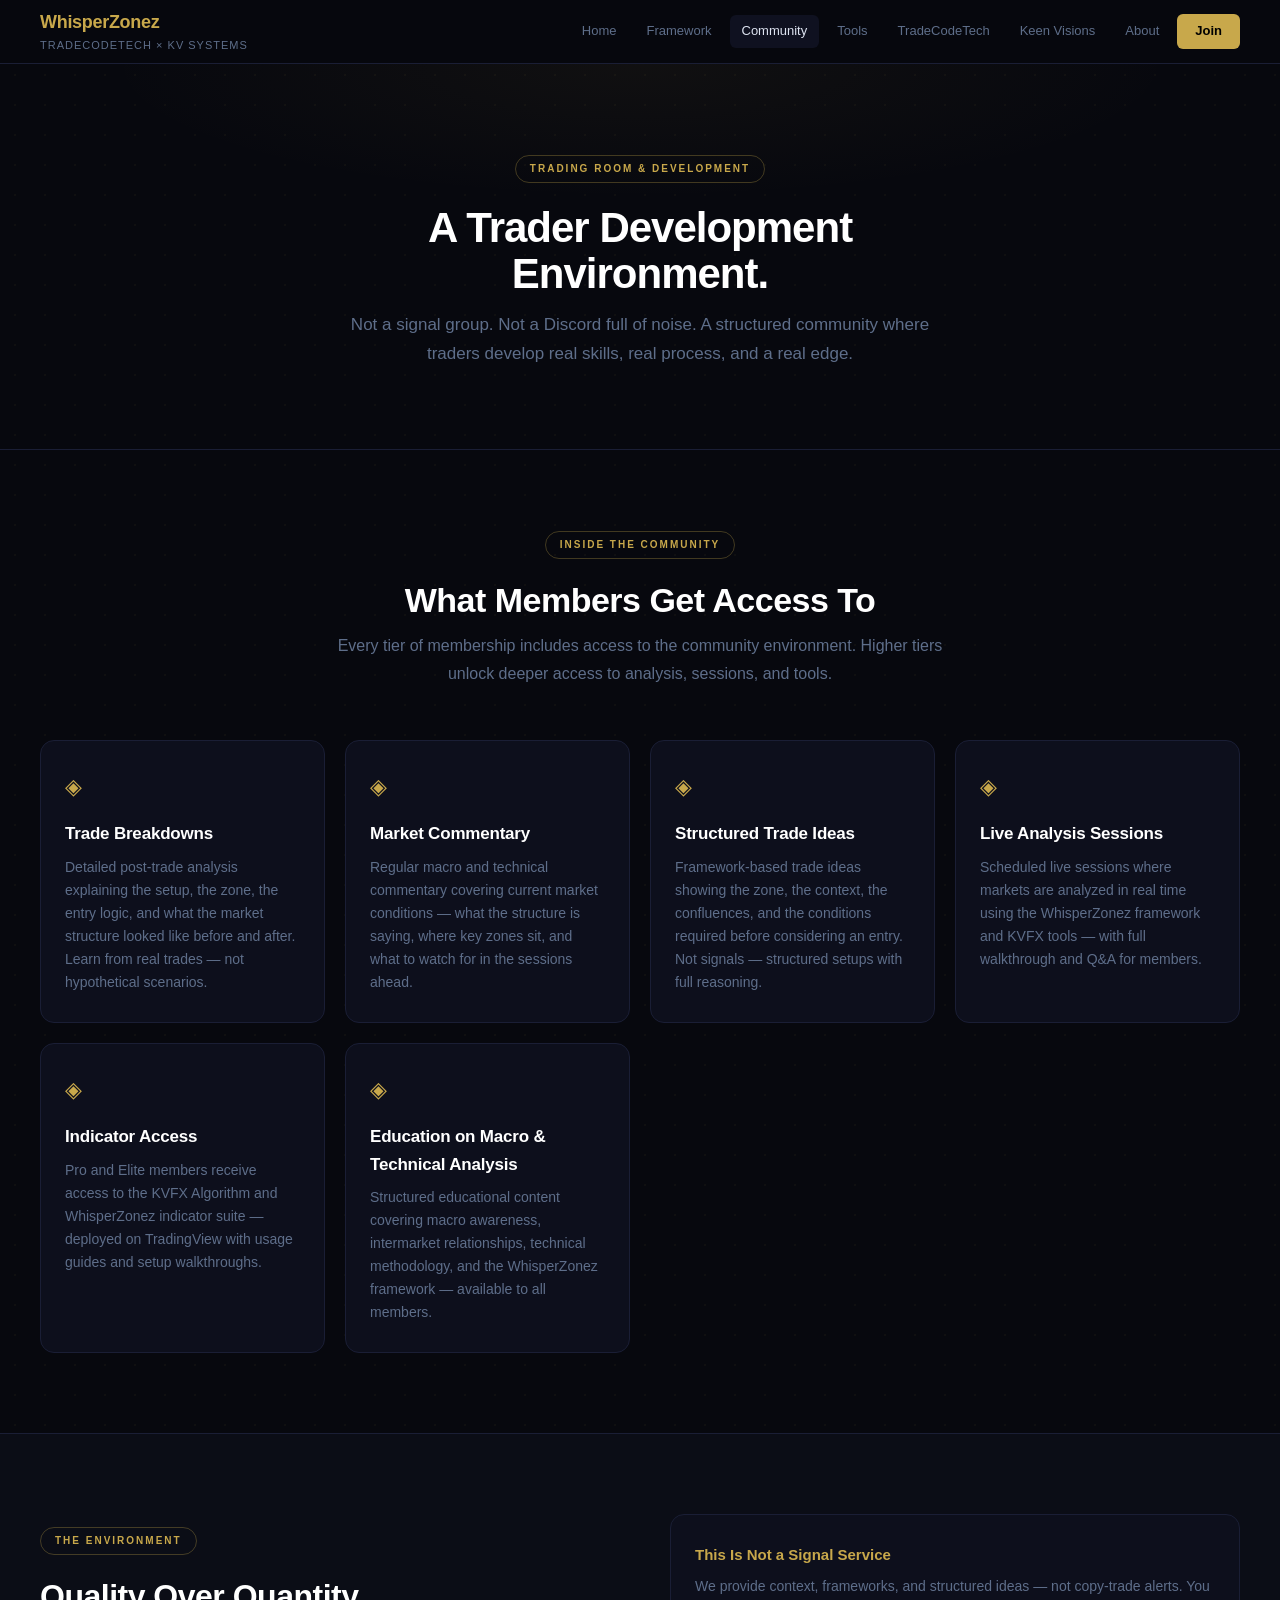
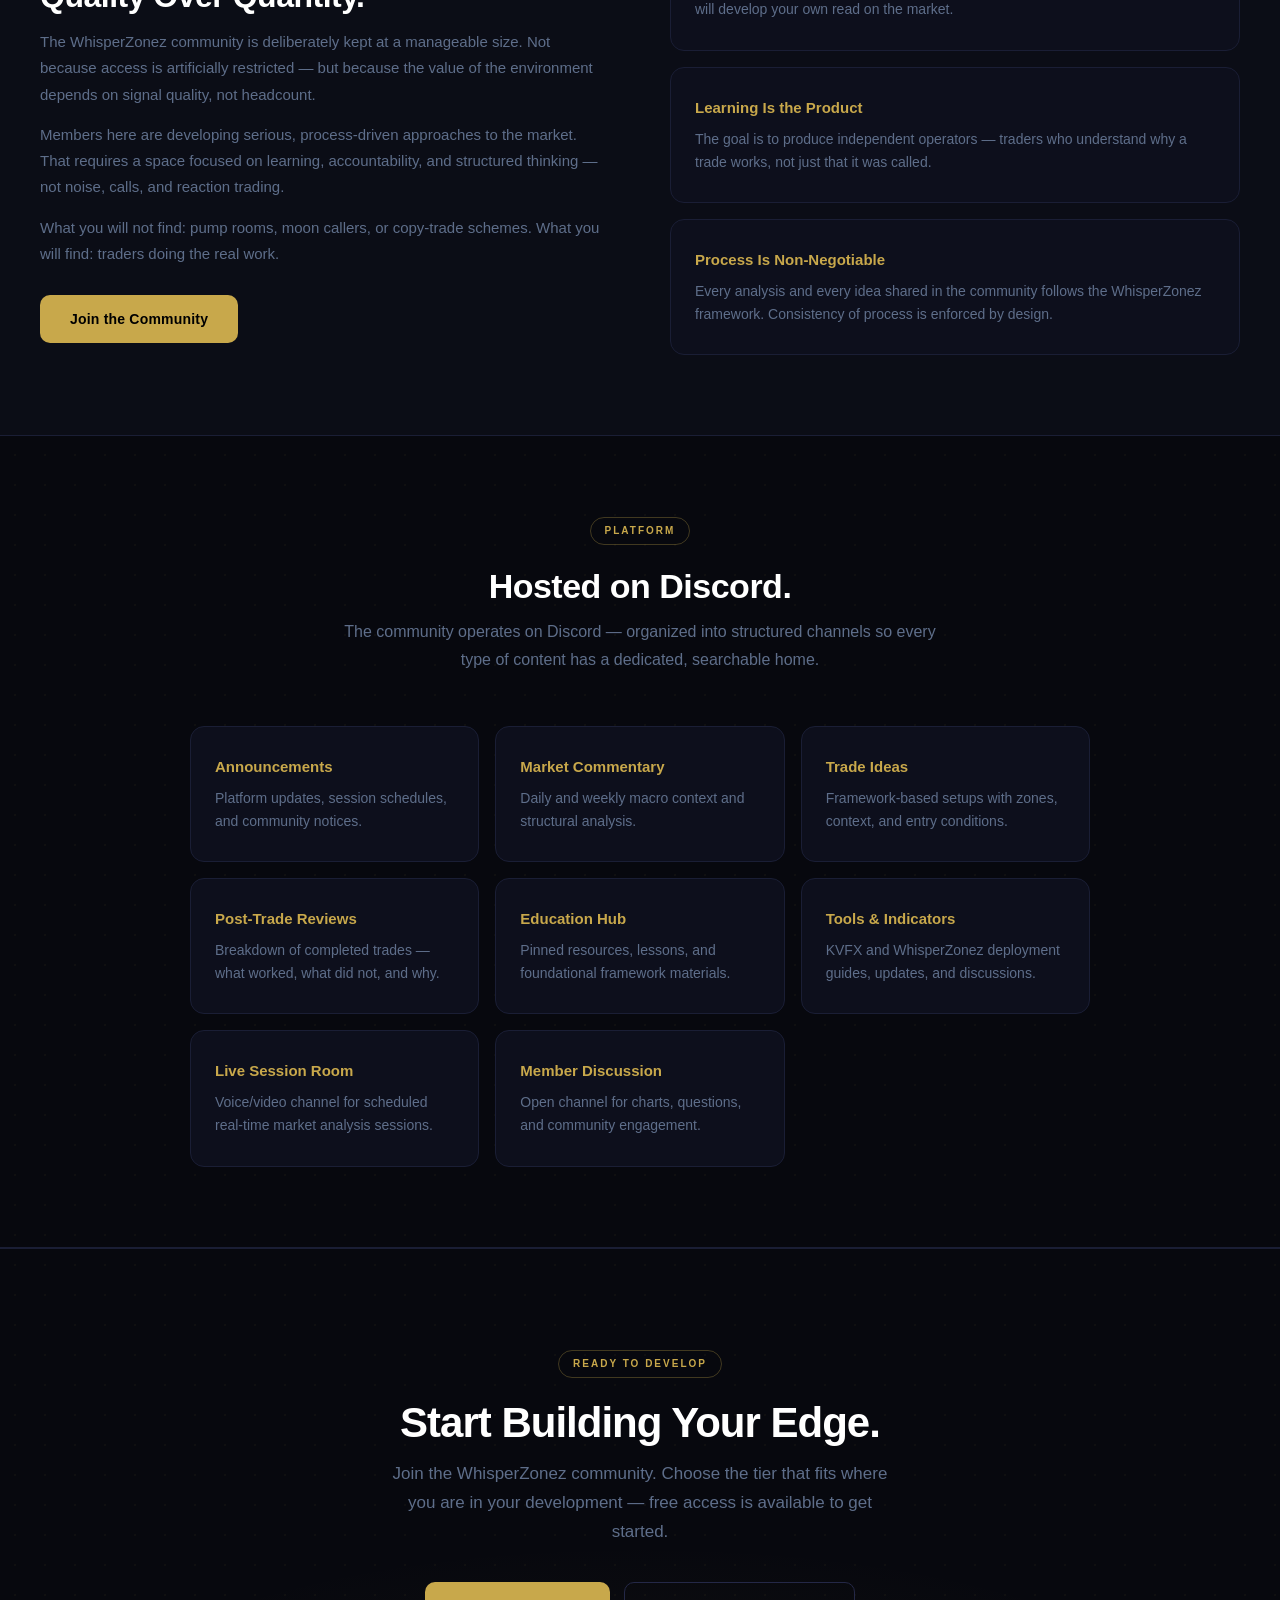
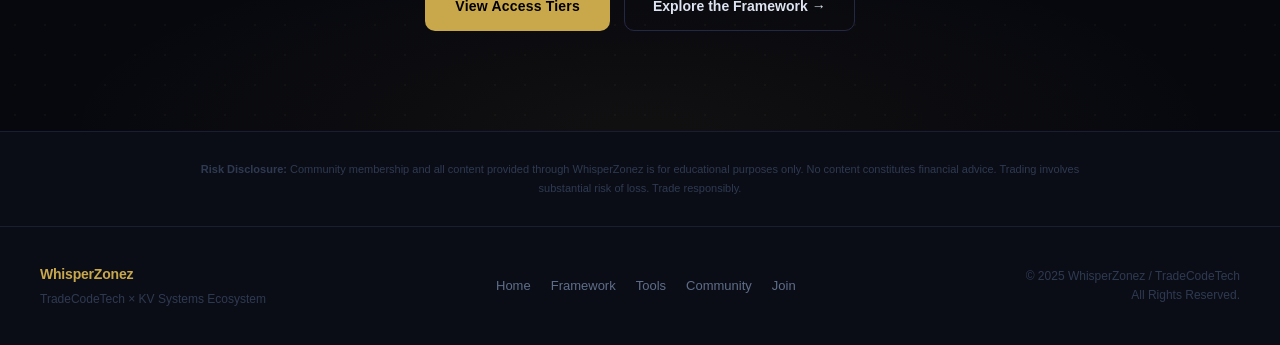
<file: community.html>
<!DOCTYPE html>
<html lang="en">
<head>
    <meta charset="UTF-8" />
    <meta name="viewport" content="width=device-width, initial-scale=1.0" />
    <title>Community — WhisperZonez Trading Room</title>
    <link rel="stylesheet" href="wz-main.css" />
</head>

<body>

<nav class="navbar">
    <div class="nav-brand">
        <div>
            <div class="nav-brand-name">WhisperZonez</div>
            <div class="nav-brand-sub">TradeCodeTech × KV Systems</div>
        </div>
    </div>
    <div class="nav-links">
        <a href="index.html">Home</a>
        <a href="framework.html">Framework</a>
        <a href="community.html" class="active">Community</a>
        <a href="tools.html">Tools</a>
        <a href="tradecodetech.html">TradeCodeTech</a>
        <a href="keen-visions.html">Keen Visions</a>
        <a href="about.html">About</a>
        <a href="join.html" class="nav-join">Join</a>
    </div>
    <button class="menu-btn" id="menu-btn">☰</button>
</nav>

<div class="mobile-nav" id="mobile-nav">
    <a href="index.html">Home</a>
    <a href="framework.html">Framework</a>
    <a href="community.html" class="active">Community</a>
    <a href="tools.html">Tools</a>
    <a href="tradecodetech.html">TradeCodeTech</a>
    <a href="keen-visions.html">Keen Visions</a>
    <a href="about.html">About</a>
    <a href="join.html" class="nav-join">Join</a>
</div>

<!-- HERO -->
<section class="hero-sm fade">
    <div class="eyebrow">Trading Room & Development</div>
    <h1>A Trader Development<br>Environment.</h1>
    <p>
        Not a signal group. Not a Discord full of noise.
        A structured community where traders develop real skills, real process, and a real edge.
    </p>
</section>

<!-- WHAT'S INSIDE -->
<section class="section fade">
    <div style="text-align:center;">
        <div class="eyebrow">Inside the Community</div>
        <h2>What Members Get Access To</h2>
        <p class="section-sub">
            Every tier of membership includes access to the community environment.
            Higher tiers unlock deeper access to analysis, sessions, and tools.
        </p>
    </div>

    <div class="grid-auto">
        <div class="card">
            <div class="card-icon">◈</div>
            <h3>Trade Breakdowns</h3>
            <p>
                Detailed post-trade analysis explaining the setup, the zone, the entry logic,
                and what the market structure looked like before and after.
                Learn from real trades — not hypothetical scenarios.
            </p>
        </div>
        <div class="card">
            <div class="card-icon">◈</div>
            <h3>Market Commentary</h3>
            <p>
                Regular macro and technical commentary covering current market conditions —
                what the structure is saying, where key zones sit, and what to watch for
                in the sessions ahead.
            </p>
        </div>
        <div class="card">
            <div class="card-icon">◈</div>
            <h3>Structured Trade Ideas</h3>
            <p>
                Framework-based trade ideas showing the zone, the context, the confluences,
                and the conditions required before considering an entry.
                Not signals — structured setups with full reasoning.
            </p>
        </div>
        <div class="card">
            <div class="card-icon">◈</div>
            <h3>Live Analysis Sessions</h3>
            <p>
                Scheduled live sessions where markets are analyzed in real time using
                the WhisperZonez framework and KVFX tools — with full walkthrough
                and Q&amp;A for members.
            </p>
        </div>
        <div class="card">
            <div class="card-icon">◈</div>
            <h3>Indicator Access</h3>
            <p>
                Pro and Elite members receive access to the KVFX Algorithm and
                WhisperZonez indicator suite — deployed on TradingView with
                usage guides and setup walkthroughs.
            </p>
        </div>
        <div class="card">
            <div class="card-icon">◈</div>
            <h3>Education on Macro & Technical Analysis</h3>
            <p>
                Structured educational content covering macro awareness, intermarket
                relationships, technical methodology, and the WhisperZonez framework —
                available to all members.
            </p>
        </div>
    </div>
</section>

<!-- COMMUNITY ENVIRONMENT -->
<section class="section-alt fade">
    <div class="split">
        <div class="split-text">
            <div class="eyebrow">The Environment</div>
            <h2>Quality Over Quantity.</h2>
            <p>
                The WhisperZonez community is deliberately kept at a manageable size.
                Not because access is artificially restricted — but because the value
                of the environment depends on signal quality, not headcount.
            </p>
            <p>
                Members here are developing serious, process-driven approaches to the market.
                That requires a space focused on learning, accountability, and structured thinking
                — not noise, calls, and reaction trading.
            </p>
            <p>
                What you will not find: pump rooms, moon callers, or copy-trade schemes.
                What you will find: traders doing the real work.
            </p>
            <div style="margin-top:28px;">
                <a href="join.html" class="btn-gold">Join the Community</a>
            </div>
        </div>
        <div>
            <div class="card" style="margin-bottom:16px;">
                <h4>This Is Not a Signal Service</h4>
                <p>We provide context, frameworks, and structured ideas — not copy-trade alerts. You will develop your own read on the market.</p>
            </div>
            <div class="card" style="margin-bottom:16px;">
                <h4>Learning Is the Product</h4>
                <p>The goal is to produce independent operators — traders who understand why a trade works, not just that it was called.</p>
            </div>
            <div class="card">
                <h4>Process Is Non-Negotiable</h4>
                <p>Every analysis and every idea shared in the community follows the WhisperZonez framework. Consistency of process is enforced by design.</p>
            </div>
        </div>
    </div>
</section>

<!-- COMMUNITY CHANNELS OVERVIEW -->
<section class="section fade">
    <div style="text-align:center;">
        <div class="eyebrow">Platform</div>
        <h2>Hosted on Discord.</h2>
        <p class="section-sub">
            The community operates on Discord — organized into structured channels
            so every type of content has a dedicated, searchable home.
        </p>
    </div>

    <div class="grid-auto-sm" style="max-width:900px; margin:0 auto;">
        <div class="card">
            <h4>Announcements</h4>
            <p>Platform updates, session schedules, and community notices.</p>
        </div>
        <div class="card">
            <h4>Market Commentary</h4>
            <p>Daily and weekly macro context and structural analysis.</p>
        </div>
        <div class="card">
            <h4>Trade Ideas</h4>
            <p>Framework-based setups with zones, context, and entry conditions.</p>
        </div>
        <div class="card">
            <h4>Post-Trade Reviews</h4>
            <p>Breakdown of completed trades — what worked, what did not, and why.</p>
        </div>
        <div class="card">
            <h4>Education Hub</h4>
            <p>Pinned resources, lessons, and foundational framework materials.</p>
        </div>
        <div class="card">
            <h4>Tools & Indicators</h4>
            <p>KVFX and WhisperZonez deployment guides, updates, and discussions.</p>
        </div>
        <div class="card">
            <h4>Live Session Room</h4>
            <p>Voice/video channel for scheduled real-time market analysis sessions.</p>
        </div>
        <div class="card">
            <h4>Member Discussion</h4>
            <p>Open channel for charts, questions, and community engagement.</p>
        </div>
    </div>
</section>

<!-- CTA -->
<section class="cta-section fade">
    <div class="eyebrow">Ready to Develop</div>
    <h2>Start Building Your Edge.</h2>
    <p>
        Join the WhisperZonez community. Choose the tier that fits where
        you are in your development — free access is available to get started.
    </p>
    <div class="cta-row">
        <a href="join.html" class="btn-gold">View Access Tiers</a>
        <a href="framework.html" class="btn-outline">Explore the Framework →</a>
    </div>
</section>

<div class="disclaimer">
    <p>
        <strong>Risk Disclosure:</strong> Community membership and all content provided through WhisperZonez is for educational purposes only.
        No content constitutes financial advice. Trading involves substantial risk of loss. Trade responsibly.
    </p>
</div>

<footer>
    <div class="footer-inner">
        <div>
            <div class="footer-brand">WhisperZonez</div>
            <div style="font-size:12px; color:var(--text-dim); margin-top:4px;">TradeCodeTech × KV Systems Ecosystem</div>
        </div>
        <div class="footer-links">
            <a href="index.html">Home</a>
            <a href="framework.html">Framework</a>
            <a href="tools.html">Tools</a>
            <a href="community.html">Community</a>
            <a href="join.html">Join</a>
        </div>
        <div class="footer-copy">© 2025 WhisperZonez / TradeCodeTech<br>All Rights Reserved.</div>
    </div>
</footer>

<script src="wz-main.js"></script>
</body>
</html>
</file>
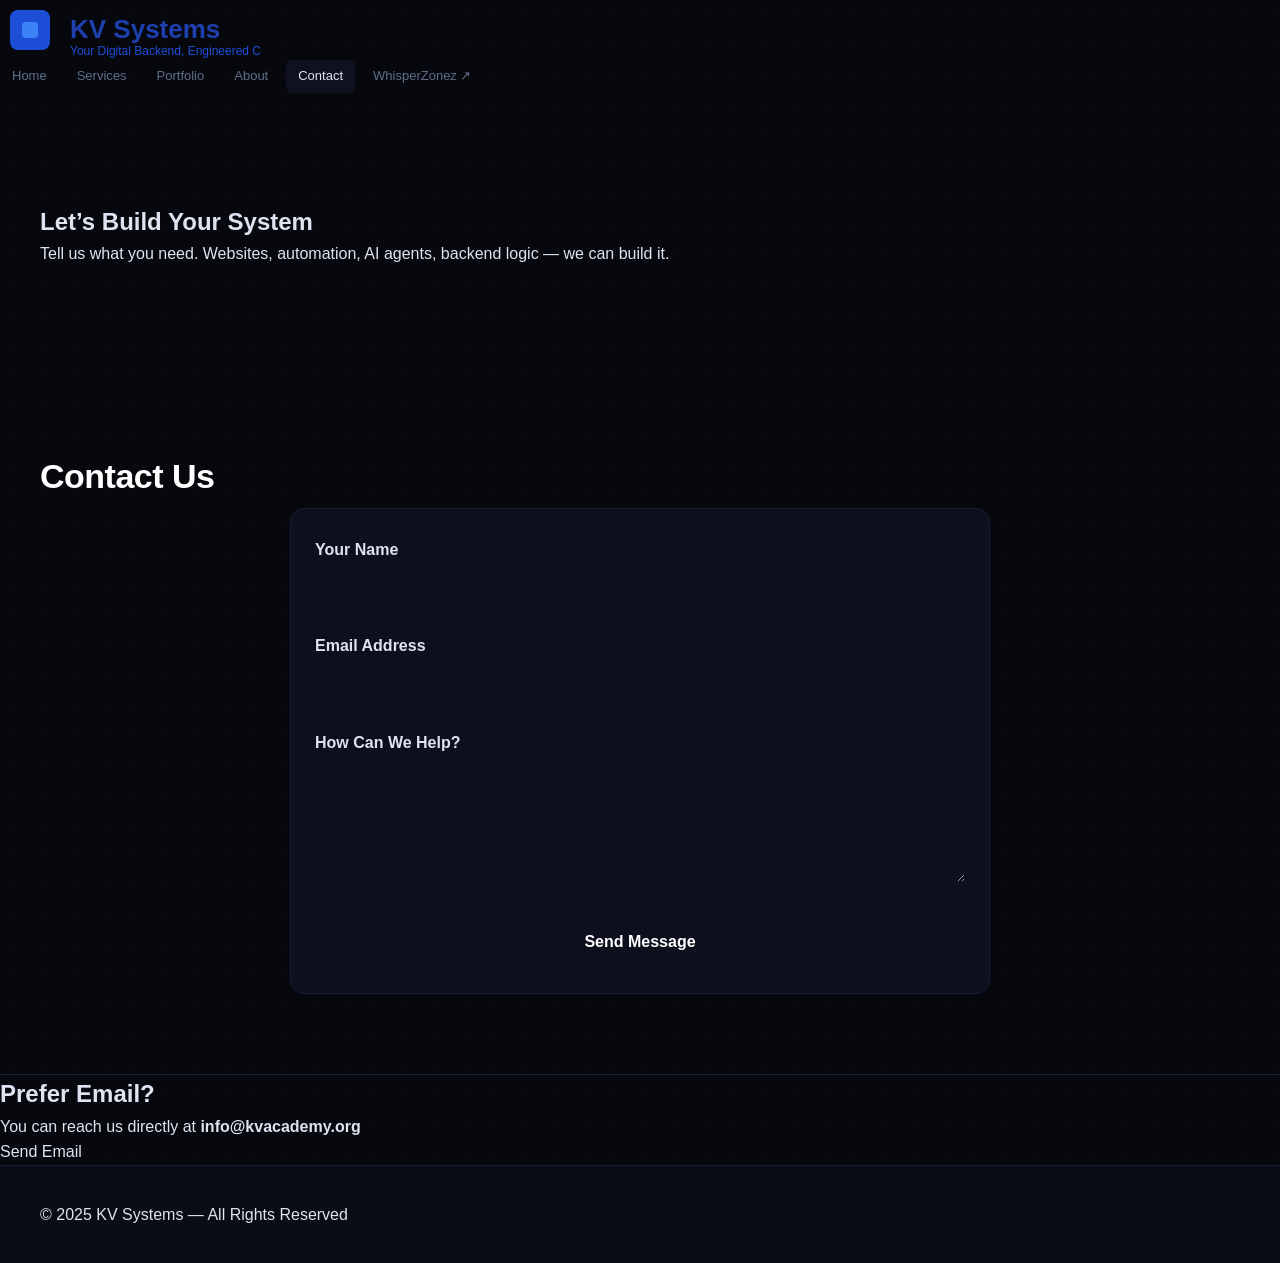
<file: contact.html>
<!DOCTYPE html>
<html lang="en">
<head>
    <meta charset="UTF-8">
    <meta name="viewport" content="width=device-width, initial-scale=1.0">
    <title>Contact — KV Systems</title>
    <link rel="stylesheet" href="style.css">
</head>

<body>

<!-- NAVBAR -->
<header>
    <div class="nav-left">
        <img src="assets/logos/kv-systems-logo.svg" class="logo-img" alt="KV Systems Logo">
        <div class="menu-btn" id="menu-btn">☰</div>
    </div>

    <nav class="nav-links">
        <a href="index.html">Home</a>
        <a href="services.html">Services</a>
        <a href="portfolio.html">Portfolio</a>
        <a href="about.html">About</a>
        <a href="contact.html" class="active">Contact</a>
        <a href="whisperzonez.html" class="nav-wz">WhisperZonez ↗</a>
    </nav>
</header>

<!-- MOBILE NAV -->
<div class="mobile-nav" id="mobile-nav">
    <a href="index.html">Home</a>
    <a href="services.html">Services</a>
    <a href="portfolio.html">Portfolio</a>
    <a href="about.html">About</a>
    <a href="contact.html" class="active">Contact</a>
    <a href="whisperzonez.html" class="nav-wz">WhisperZonez ↗</a>
</div>

<!-- HERO -->
<section class="hero fade" style="padding: 110px 40px;">
    <h1>Let’s Build Your System</h1>
    <p>Tell us what you need. Websites, automation, AI agents, backend logic — we can build it.</p>
</section>

<!-- CONTACT FORM -->
<section class="section fade">
    <h2>Contact Us</h2>

    <div class="card fade" style="max-width: 700px; margin: auto;">
        
        <form action="https://formspree.io/f/xgvvkepl" method="POST">

            <label style="font-weight:600;">Your Name</label>
            <input type="text" name="name" required 
                style="width:100%;padding:14px;margin:8px 0 20px;border-radius:8px;
                border:1px solid var(--card-border);background:var(--card-bg);color:var(--text);">

            <label style="font-weight:600;">Email Address</label>
            <input type="email" name="email" required
                style="width:100%;padding:14px;margin:8px 0 20px;border-radius:8px;
                border:1px solid var(--card-border);background:var(--card-bg);color:var(--text);">

            <label style="font-weight:600;">How Can We Help?</label>
            <textarea name="message" rows="6" required
                style="width:100%;padding:14px;margin:8px 0 20px;border-radius:8px;
                border:1px solid var(--card-border);background:var(--card-bg);color:var(--text);"></textarea>

            <button type="submit"
                style="background:var(--blue-primary);color:#fff;padding:14px 28px;border:none;
                border-radius:8px;font-size:16px;font-weight:700;cursor:pointer;width:100%;margin-top:10px;">
                Send Message
            </button>
        </form>
    </div>
</section>

<!-- CTA -->
<section class="cta fade">
    <h2>Prefer Email?</h2>
    <p>You can reach us directly at <strong>info@kvacademy.org</strong></p>
    <a href="mailto:info@kvacademy.org" class="cta-btn">Send Email</a>
</section>

<footer>
    <p>© 2025 KV Systems — All Rights Reserved</p>
</footer>

<script src="script.js"></script>
</body>
</html>
</file>
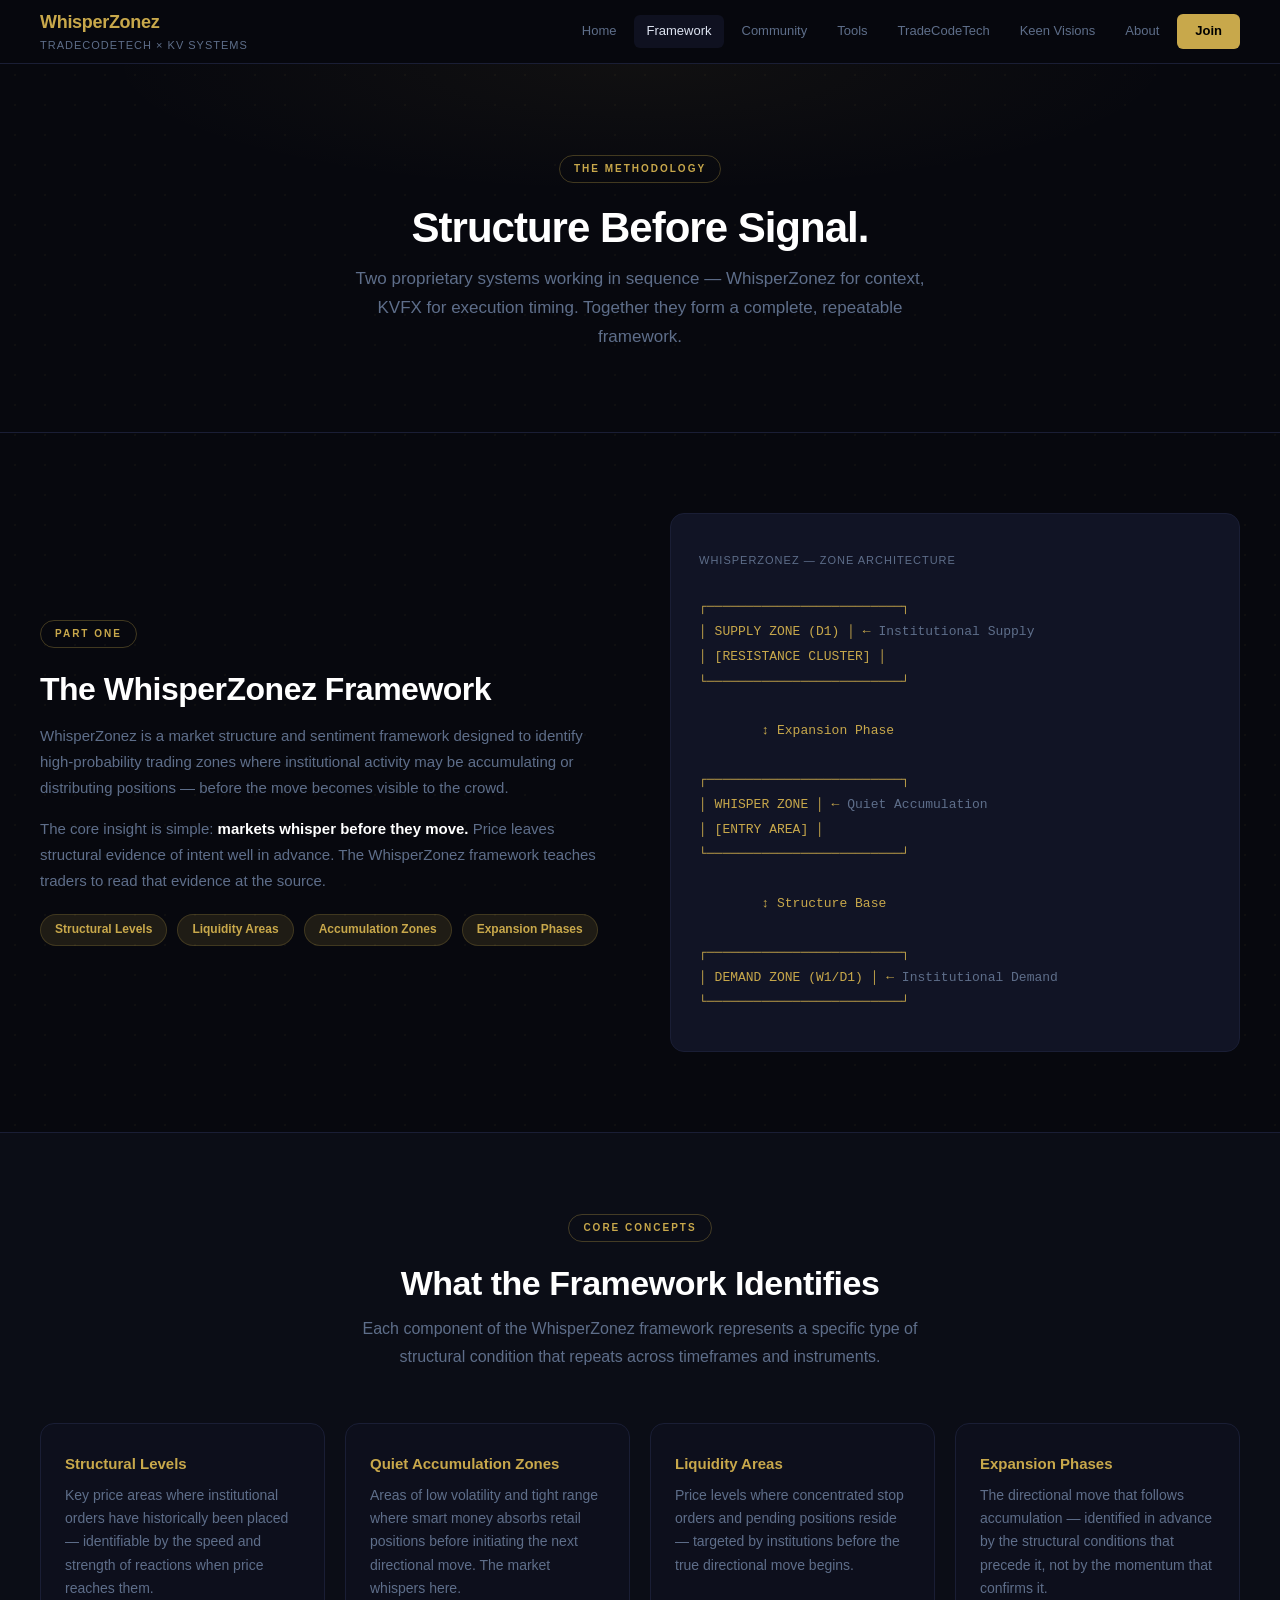
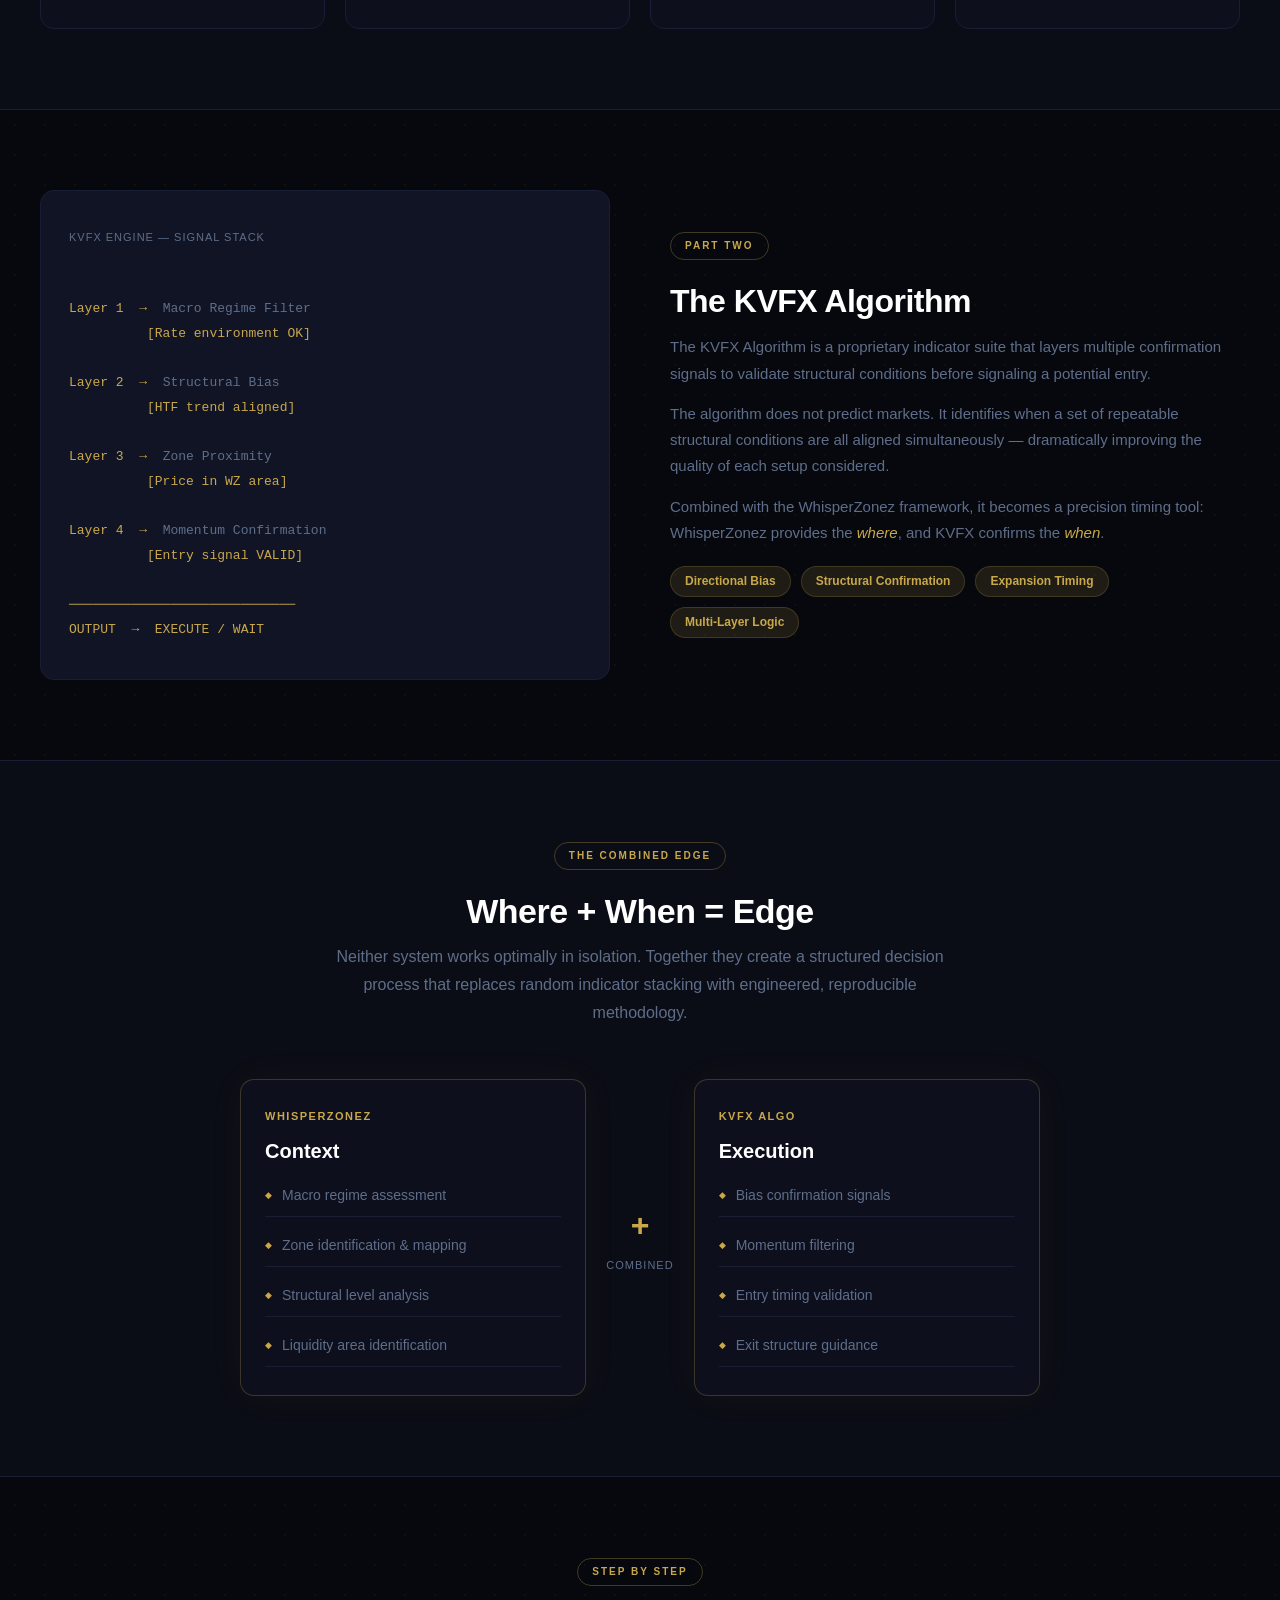
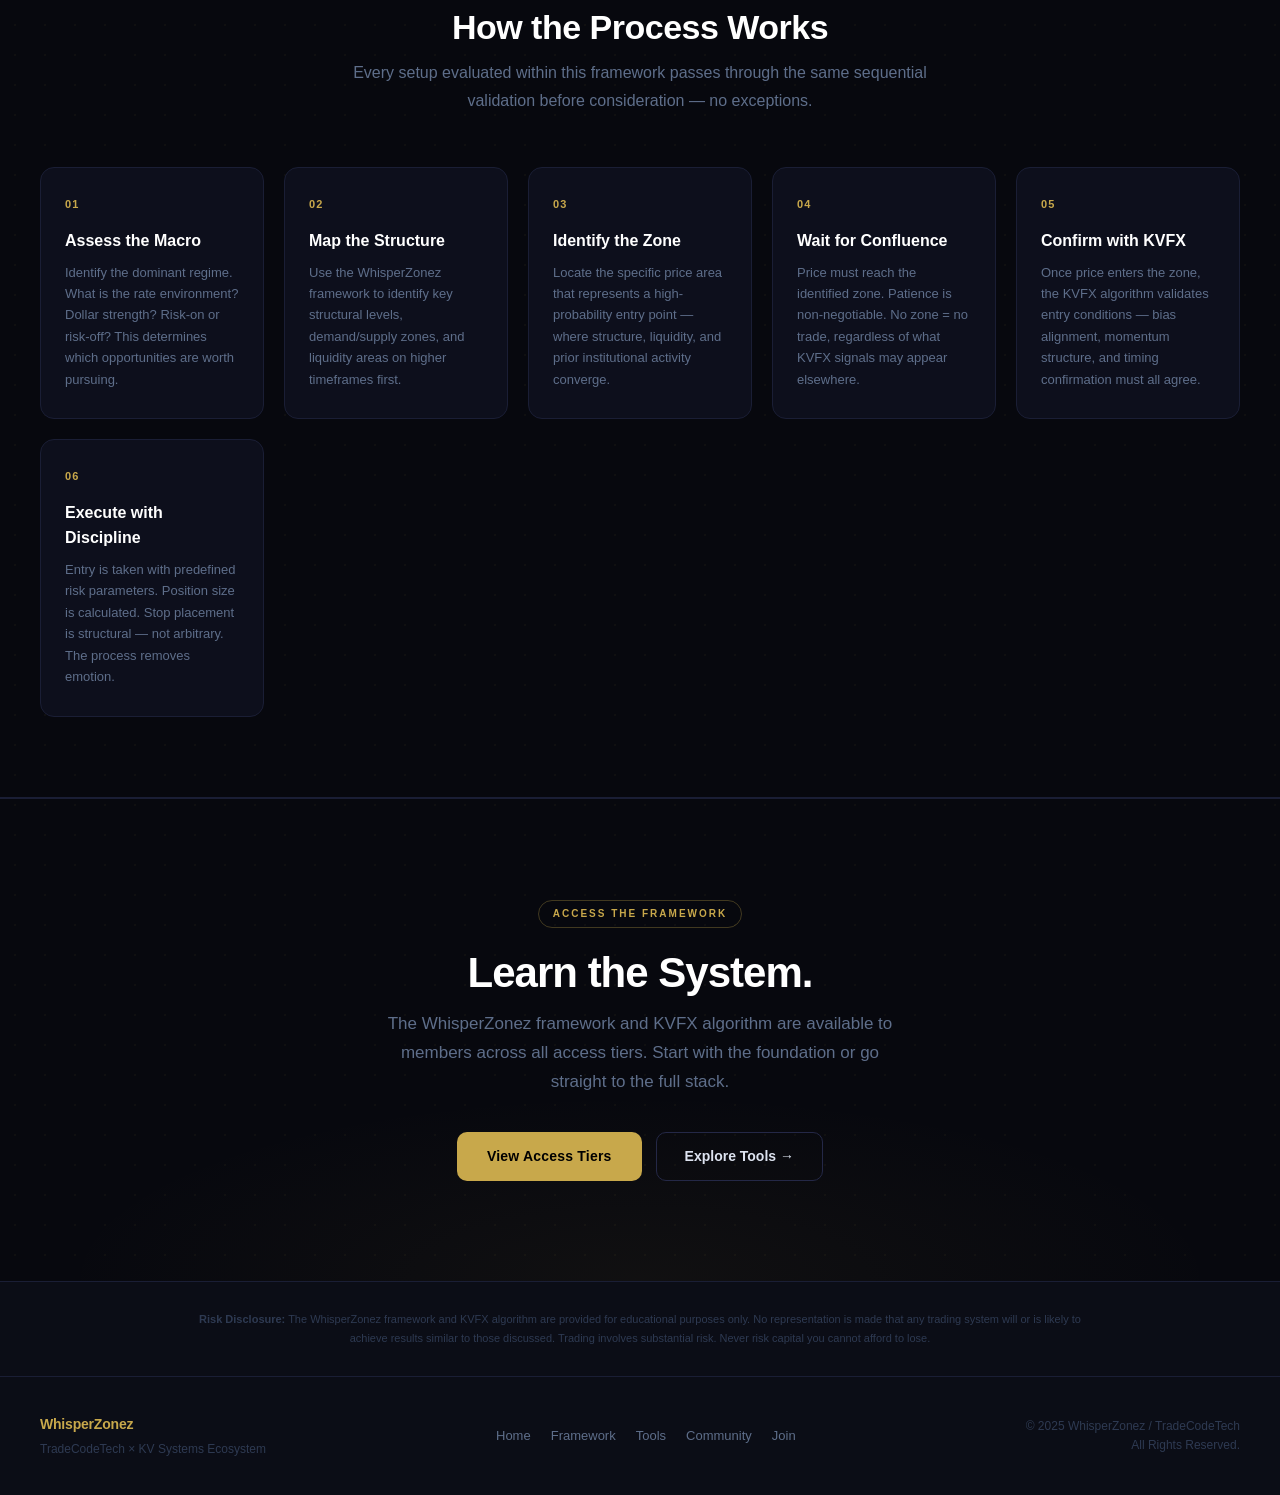
<file: framework.html>
<!DOCTYPE html>
<html lang="en">
<head>
    <meta charset="UTF-8" />
    <meta name="viewport" content="width=device-width, initial-scale=1.0" />
    <title>The Framework — WhisperZonez & KVFX</title>
    <link rel="stylesheet" href="wz-main.css" />
</head>

<body>

<nav class="navbar">
    <div class="nav-brand">
        <div>
            <div class="nav-brand-name">WhisperZonez</div>
            <div class="nav-brand-sub">TradeCodeTech × KV Systems</div>
        </div>
    </div>
    <div class="nav-links">
        <a href="index.html">Home</a>
        <a href="framework.html" class="active">Framework</a>
        <a href="community.html">Community</a>
        <a href="tools.html">Tools</a>
        <a href="tradecodetech.html">TradeCodeTech</a>
        <a href="keen-visions.html">Keen Visions</a>
        <a href="about.html">About</a>
        <a href="join.html" class="nav-join">Join</a>
    </div>
    <button class="menu-btn" id="menu-btn">☰</button>
</nav>

<div class="mobile-nav" id="mobile-nav">
    <a href="index.html">Home</a>
    <a href="framework.html" class="active">Framework</a>
    <a href="community.html">Community</a>
    <a href="tools.html">Tools</a>
    <a href="tradecodetech.html">TradeCodeTech</a>
    <a href="keen-visions.html">Keen Visions</a>
    <a href="about.html">About</a>
    <a href="join.html" class="nav-join">Join</a>
</div>

<!-- HERO -->
<section class="hero-sm fade">
    <div class="eyebrow">The Methodology</div>
    <h1>Structure Before Signal.</h1>
    <p>
        Two proprietary systems working in sequence — WhisperZonez for context,
        KVFX for execution timing. Together they form a complete, repeatable framework.
    </p>
</section>

<!-- WHISPERZONEZ EXPLANATION -->
<section class="section fade">
    <div class="split">
        <div class="split-text">
            <div class="eyebrow">Part One</div>
            <h2>The WhisperZonez Framework</h2>
            <p>
                WhisperZonez is a market structure and sentiment framework designed to identify
                high-probability trading zones where institutional activity may be accumulating
                or distributing positions — before the move becomes visible to the crowd.
            </p>
            <p>
                The core insight is simple: <strong style="color:#fff;">markets whisper before they move.</strong>
                Price leaves structural evidence of intent well in advance. The WhisperZonez framework
                teaches traders to read that evidence at the source.
            </p>
            <div class="tag-row" style="margin-top:20px;">
                <span class="tag">Structural Levels</span>
                <span class="tag">Liquidity Areas</span>
                <span class="tag">Accumulation Zones</span>
                <span class="tag">Expansion Phases</span>
            </div>
        </div>
        <div class="split-visual">
            <div class="sv-label">WhisperZonez — Zone Architecture</div><br>
            ┌─────────────────────────┐<br>
            │  SUPPLY ZONE (D1)       │  ← <span style="color:var(--text-muted);">Institutional Supply</span><br>
            │  [RESISTANCE CLUSTER]   │<br>
            └─────────────────────────┘<br>
            <br>
            &nbsp;&nbsp;&nbsp;&nbsp;&nbsp;&nbsp;&nbsp;&nbsp;↕  Expansion Phase<br>
            <br>
            ┌─────────────────────────┐<br>
            │  WHISPER ZONE           │  ← <span style="color:var(--text-muted);">Quiet Accumulation</span><br>
            │  [ENTRY AREA]           │<br>
            └─────────────────────────┘<br>
            <br>
            &nbsp;&nbsp;&nbsp;&nbsp;&nbsp;&nbsp;&nbsp;&nbsp;↕  Structure Base<br>
            <br>
            ┌─────────────────────────┐<br>
            │  DEMAND ZONE (W1/D1)    │  ← <span style="color:var(--text-muted);">Institutional Demand</span><br>
            └─────────────────────────┘<br>
        </div>
    </div>
</section>

<!-- ZONE CONCEPTS -->
<section class="section-alt fade">
    <div style="text-align:center;">
        <div class="eyebrow">Core Concepts</div>
        <h2>What the Framework Identifies</h2>
        <p class="section-sub">
            Each component of the WhisperZonez framework represents a specific type of
            structural condition that repeats across timeframes and instruments.
        </p>
    </div>

    <div class="grid-auto">
        <div class="card">
            <h4>Structural Levels</h4>
            <p>
                Key price areas where institutional orders have historically been placed —
                identifiable by the speed and strength of reactions when price reaches them.
            </p>
        </div>
        <div class="card">
            <h4>Quiet Accumulation Zones</h4>
            <p>
                Areas of low volatility and tight range where smart money absorbs retail positions
                before initiating the next directional move. The market whispers here.
            </p>
        </div>
        <div class="card">
            <h4>Liquidity Areas</h4>
            <p>
                Price levels where concentrated stop orders and pending positions reside —
                targeted by institutions before the true directional move begins.
            </p>
        </div>
        <div class="card">
            <h4>Expansion Phases</h4>
            <p>
                The directional move that follows accumulation — identified in advance by
                the structural conditions that precede it, not by the momentum that confirms it.
            </p>
        </div>
    </div>
</section>

<!-- KVFX ALGO -->
<section class="section fade">
    <div class="split">
        <div class="split-visual">
            <div class="sv-label">KVFX Engine — Signal Stack</div><br>
            <br>
            Layer 1 &nbsp;→&nbsp; <span style="color:var(--text-muted);">Macro Regime Filter</span><br>
            &nbsp;&nbsp;&nbsp;&nbsp;&nbsp;&nbsp;&nbsp;&nbsp;&nbsp;&nbsp;[Rate environment OK]<br>
            <br>
            Layer 2 &nbsp;→&nbsp; <span style="color:var(--text-muted);">Structural Bias</span><br>
            &nbsp;&nbsp;&nbsp;&nbsp;&nbsp;&nbsp;&nbsp;&nbsp;&nbsp;&nbsp;[HTF trend aligned]<br>
            <br>
            Layer 3 &nbsp;→&nbsp; <span style="color:var(--text-muted);">Zone Proximity</span><br>
            &nbsp;&nbsp;&nbsp;&nbsp;&nbsp;&nbsp;&nbsp;&nbsp;&nbsp;&nbsp;[Price in WZ area]<br>
            <br>
            Layer 4 &nbsp;→&nbsp; <span style="color:var(--text-muted);">Momentum Confirmation</span><br>
            &nbsp;&nbsp;&nbsp;&nbsp;&nbsp;&nbsp;&nbsp;&nbsp;&nbsp;&nbsp;[Entry signal VALID]<br>
            <br>
            ─────────────────────────────<br>
            OUTPUT &nbsp;→&nbsp; EXECUTE / WAIT<br>
        </div>
        <div class="split-text">
            <div class="eyebrow">Part Two</div>
            <h2>The KVFX Algorithm</h2>
            <p>
                The KVFX Algorithm is a proprietary indicator suite that layers multiple confirmation
                signals to validate structural conditions before signaling a potential entry.
            </p>
            <p>
                The algorithm does not predict markets. It identifies when a set of
                repeatable structural conditions are all aligned simultaneously —
                dramatically improving the quality of each setup considered.
            </p>
            <p>
                Combined with the WhisperZonez framework, it becomes a precision timing tool:
                WhisperZonez provides the <em style="color:var(--gold);">where</em>,
                and KVFX confirms the <em style="color:var(--gold);">when</em>.
            </p>
            <div class="tag-row" style="margin-top:20px;">
                <span class="tag">Directional Bias</span>
                <span class="tag">Structural Confirmation</span>
                <span class="tag">Expansion Timing</span>
                <span class="tag">Multi-Layer Logic</span>
            </div>
        </div>
    </div>
</section>

<!-- COMBINED EDGE -->
<section class="section-alt fade" style="text-align:center;">
    <div class="eyebrow">The Combined Edge</div>
    <h2>Where + When = Edge</h2>
    <p class="section-sub">
        Neither system works optimally in isolation. Together they create a structured decision process
        that replaces random indicator stacking with engineered, reproducible methodology.
    </p>

    <div style="display:grid; grid-template-columns:1fr auto 1fr; gap:20px; align-items:center; max-width:800px; margin:0 auto;">
        <div class="card-gold" style="text-align:left;">
            <div class="tier-name">WhisperZonez</div>
            <h3 style="color:#fff; font-size:20px; margin-bottom:8px;">Context</h3>
            <ul class="feature-list">
                <li>Macro regime assessment</li>
                <li>Zone identification & mapping</li>
                <li>Structural level analysis</li>
                <li>Liquidity area identification</li>
            </ul>
        </div>

        <div style="text-align:center;">
            <div style="font-size:32px; color:var(--gold); font-weight:900;">+</div>
            <div style="font-size:11px; color:var(--text-muted); text-transform:uppercase; letter-spacing:1px; margin-top:6px;">Combined</div>
        </div>

        <div class="card-gold" style="text-align:left;">
            <div class="tier-name">KVFX Algo</div>
            <h3 style="color:#fff; font-size:20px; margin-bottom:8px;">Execution</h3>
            <ul class="feature-list">
                <li>Bias confirmation signals</li>
                <li>Momentum filtering</li>
                <li>Entry timing validation</li>
                <li>Exit structure guidance</li>
            </ul>
        </div>
    </div>
</section>

<!-- METHODOLOGY STEPS -->
<section class="section fade">
    <div style="text-align:center;">
        <div class="eyebrow">Step by Step</div>
        <h2>How the Process Works</h2>
        <p class="section-sub">
            Every setup evaluated within this framework passes through the same
            sequential validation before consideration — no exceptions.
        </p>
    </div>

    <div class="steps">
        <div class="step">
            <h4>Assess the Macro</h4>
            <p>Identify the dominant regime. What is the rate environment? Dollar strength? Risk-on or risk-off? This determines which opportunities are worth pursuing.</p>
        </div>
        <div class="step">
            <h4>Map the Structure</h4>
            <p>Use the WhisperZonez framework to identify key structural levels, demand/supply zones, and liquidity areas on higher timeframes first.</p>
        </div>
        <div class="step">
            <h4>Identify the Zone</h4>
            <p>Locate the specific price area that represents a high-probability entry point — where structure, liquidity, and prior institutional activity converge.</p>
        </div>
        <div class="step">
            <h4>Wait for Confluence</h4>
            <p>Price must reach the identified zone. Patience is non-negotiable. No zone = no trade, regardless of what KVFX signals may appear elsewhere.</p>
        </div>
        <div class="step">
            <h4>Confirm with KVFX</h4>
            <p>Once price enters the zone, the KVFX algorithm validates entry conditions — bias alignment, momentum structure, and timing confirmation must all agree.</p>
        </div>
        <div class="step">
            <h4>Execute with Discipline</h4>
            <p>Entry is taken with predefined risk parameters. Position size is calculated. Stop placement is structural — not arbitrary. The process removes emotion.</p>
        </div>
    </div>
</section>

<!-- CTA -->
<section class="cta-section fade">
    <div class="eyebrow">Access the Framework</div>
    <h2>Learn the System.</h2>
    <p>
        The WhisperZonez framework and KVFX algorithm are available to members
        across all access tiers. Start with the foundation or go straight to the full stack.
    </p>
    <div class="cta-row">
        <a href="join.html" class="btn-gold">View Access Tiers</a>
        <a href="tools.html" class="btn-outline">Explore Tools →</a>
    </div>
</section>

<div class="disclaimer">
    <p>
        <strong>Risk Disclosure:</strong> The WhisperZonez framework and KVFX algorithm are provided for educational purposes only.
        No representation is made that any trading system will or is likely to achieve results similar to those discussed.
        Trading involves substantial risk. Never risk capital you cannot afford to lose.
    </p>
</div>

<footer>
    <div class="footer-inner">
        <div>
            <div class="footer-brand">WhisperZonez</div>
            <div style="font-size:12px; color:var(--text-dim); margin-top:4px;">TradeCodeTech × KV Systems Ecosystem</div>
        </div>
        <div class="footer-links">
            <a href="index.html">Home</a>
            <a href="framework.html">Framework</a>
            <a href="tools.html">Tools</a>
            <a href="community.html">Community</a>
            <a href="join.html">Join</a>
        </div>
        <div class="footer-copy">© 2025 WhisperZonez / TradeCodeTech<br>All Rights Reserved.</div>
    </div>
</footer>

<script src="wz-main.js"></script>
</body>
</html>
</file>
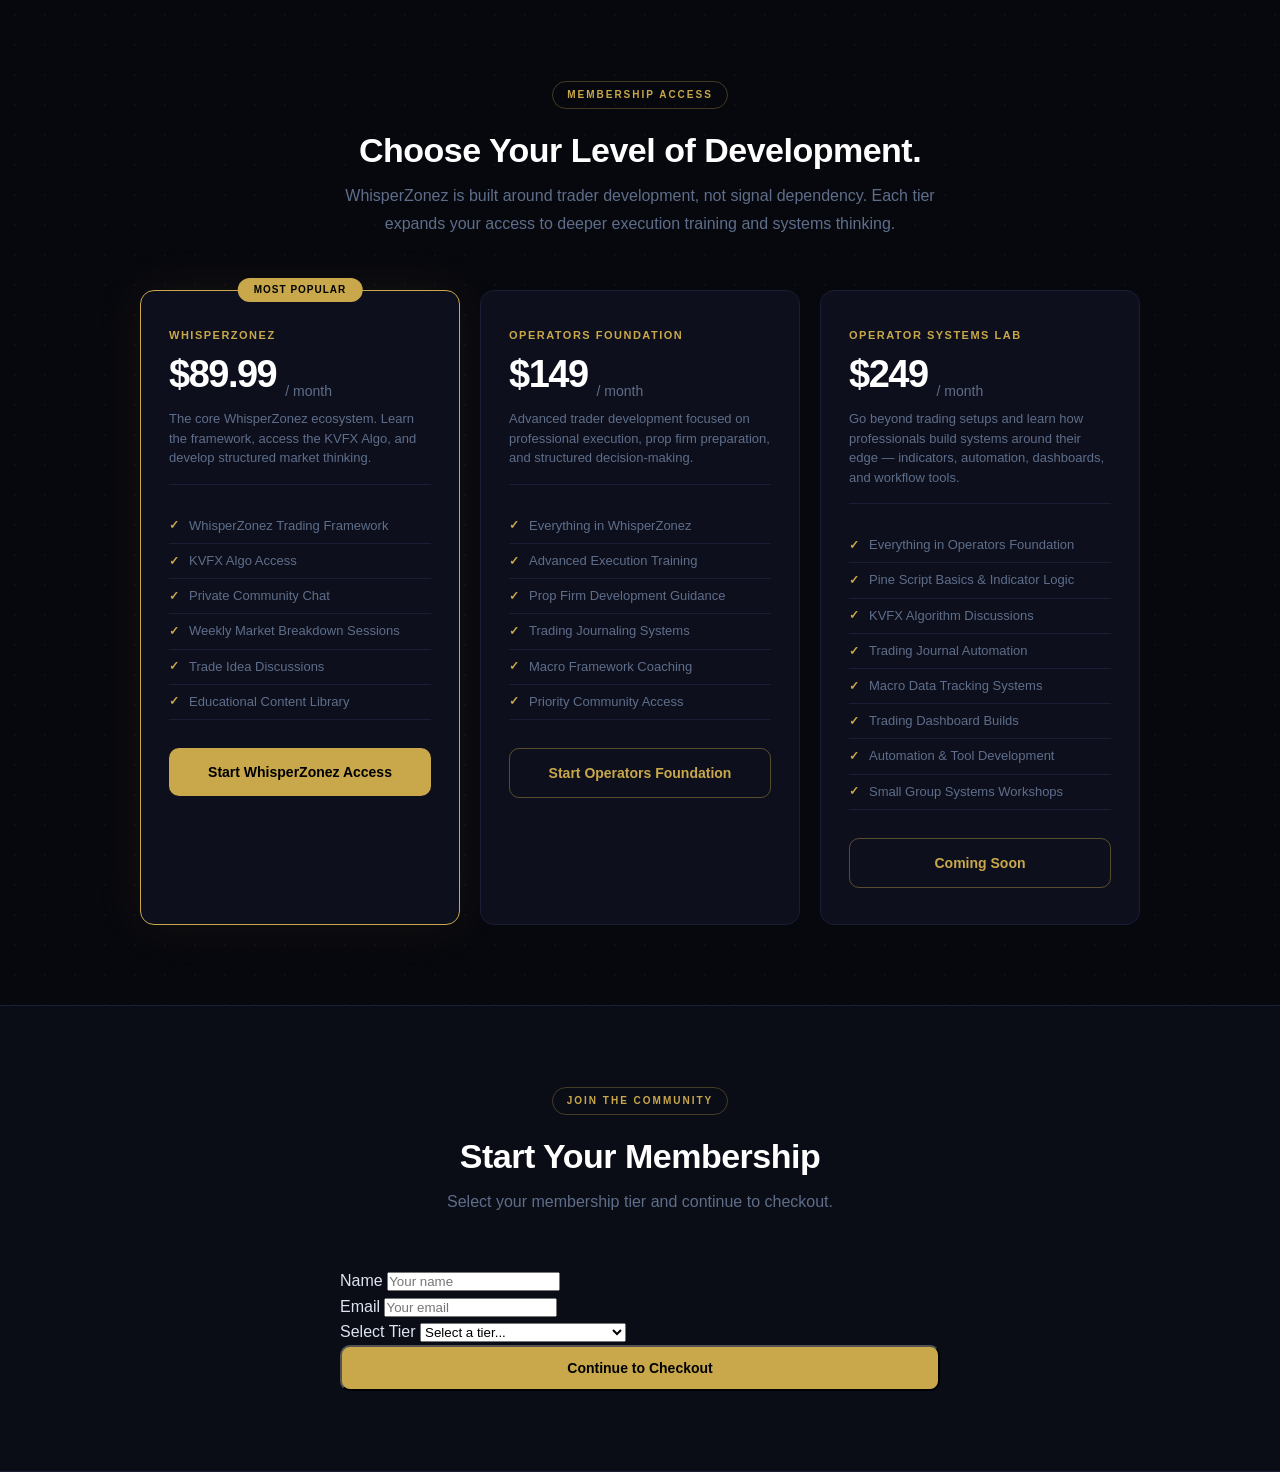
<file: join.html>
<!DOCTYPE html>
<html lang="en">

<head>
<meta charset="UTF-8">
<meta name="viewport" content="width=device-width, initial-scale=1.0">

<title>Join WhisperZonez</title>

<link rel="stylesheet" href="style.css">

</head>

<body>


<!-- PRICING TIERS -->
<section class="section fade">

    <div style="text-align:center; margin-bottom:40px;">
        <div class="eyebrow">Membership Access</div>
        <h2>Choose Your Level of Development.</h2>

        <p class="section-sub">
            WhisperZonez is built around trader development, not signal dependency.
            Each tier expands your access to deeper execution training and systems thinking.
        </p>
    </div>


    <div class="tier-grid">

        <!-- TIER 1 -->
        <div class="tier tier-featured">

            <div class="tier-badge">Most Popular</div>

            <div class="tier-name">WhisperZonez</div>

            <div class="tier-price">$89.99 <sub>/ month</sub></div>

            <div class="tier-desc">
                The core WhisperZonez ecosystem. Learn the framework,
                access the KVFX Algo, and develop structured market thinking.
            </div>

            <ul class="tier-list">
                <li>WhisperZonez Trading Framework</li>
                <li>KVFX Algo Access</li>
                <li>Private Community Chat</li>
                <li>Weekly Market Breakdown Sessions</li>
                <li>Trade Idea Discussions</li>
                <li>Educational Content Library</li>
            </ul>

            <a href="https://whop.com/kvfx-algo-indicator/kvfx-x-whisperzonez-foundation/"
               class="tier-btn tier-btn-gold"
               target="_blank" rel="noopener">

               Start WhisperZonez Access

            </a>

        </div>



        <!-- TIER 2 -->
        <div class="tier">

            <div class="tier-name">Operators Foundation</div>

            <div class="tier-price">$149 <sub>/ month</sub></div>

            <div class="tier-desc">
                Advanced trader development focused on professional execution,
                prop firm preparation, and structured decision-making.
            </div>

            <ul class="tier-list">
                <li>Everything in WhisperZonez</li>
                <li>Advanced Execution Training</li>
                <li>Prop Firm Development Guidance</li>
                <li>Trading Journaling Systems</li>
                <li>Macro Framework Coaching</li>
                <li>Priority Community Access</li>
            </ul>

            <a href="https://whop.com/kvfx-algo-indicator/operator-foundation/"
               class="tier-btn tier-btn-outline"
               target="_blank" rel="noopener">

               Start Operators Foundation

            </a>

        </div>



        <!-- TIER 3 -->
        <div class="tier">

            <div class="tier-name">Operator Systems Lab</div>

            <div class="tier-price">$249 <sub>/ month</sub></div>

            <div class="tier-desc">
                Go beyond trading setups and learn how professionals build systems
                around their edge — indicators, automation, dashboards, and workflow tools.
            </div>

            <ul class="tier-list">
                <li>Everything in Operators Foundation</li>
                <li>Pine Script Basics & Indicator Logic</li>
                <li>KVFX Algorithm Discussions</li>
                <li>Trading Journal Automation</li>
                <li>Macro Data Tracking Systems</li>
                <li>Trading Dashboard Builds</li>
                <li>Automation & Tool Development</li>
                <li>Small Group Systems Workshops</li>
            </ul>

            <a href="#"
               class="tier-btn tier-btn-outline">

               Coming Soon

            </a>

        </div>

    </div>

</section>



<!-- APPLICATION SECTION -->
<section class="section-alt fade" id="apply">

    <div style="text-align:center; margin-bottom:40px;">
        <div class="eyebrow">Join the Community</div>
        <h2>Start Your Membership</h2>

        <p class="section-sub">
            Select your membership tier and continue to checkout.
        </p>
    </div>

    <div style="max-width:600px; margin:0 auto;">

        <form id="tierForm">

            <div class="form-group">
                <label>Name</label>
                <input type="text" placeholder="Your name">
            </div>

            <div class="form-group">
                <label>Email</label>
                <input type="email" placeholder="Your email">
            </div>

            <div class="form-group">
                <label>Select Tier</label>

                <select id="tierSelect">

                    <option value="">Select a tier...</option>
                    <option value="wz">WhisperZonez — $89.99</option>
                    <option value="op">Operators Foundation — $149</option>
                    <option value="sys">Operator Systems Lab — $249</option>

                </select>

            </div>

            <button type="submit" class="tier-btn tier-btn-gold">
                Continue to Checkout
            </button>

        </form>

    </div>

</section>


<script src="script.js"></script>


<script>

/* Redirect form based on selected tier */

document.getElementById("tierForm").addEventListener("submit", function(e) {

    e.preventDefault();

    const tier = document.getElementById("tierSelect").value;

    if (tier === "wz") {

        window.location.href =
        "https://whop.com/kvfx-algo-indicator/kvfx-x-whisperzonez-foundation/";

    }

    else if (tier === "op") {

        window.location.href =
        "https://whop.com/kvfx-algo-indicator/operator-foundation/";

    }

    else {

        alert("Systems Lab coming soon.");

    }

});

</script>


</body>
</html>
</file>
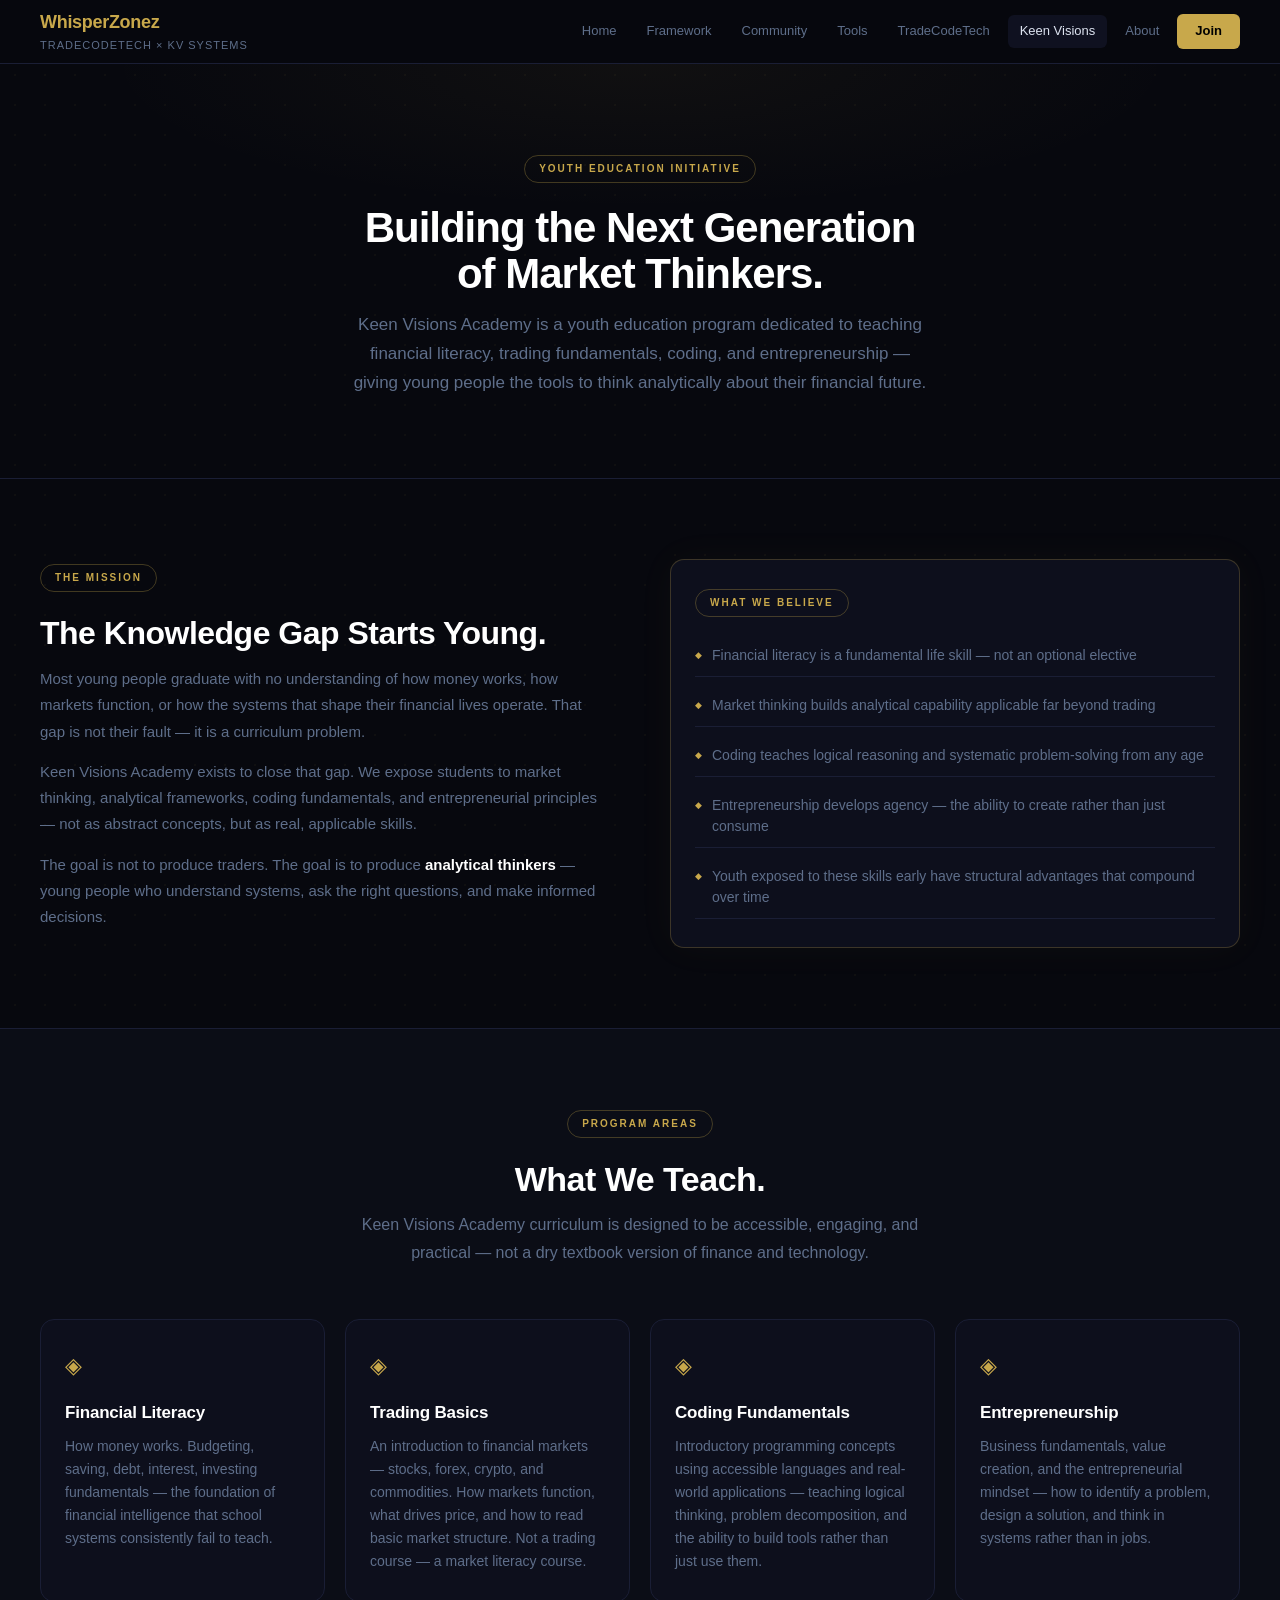
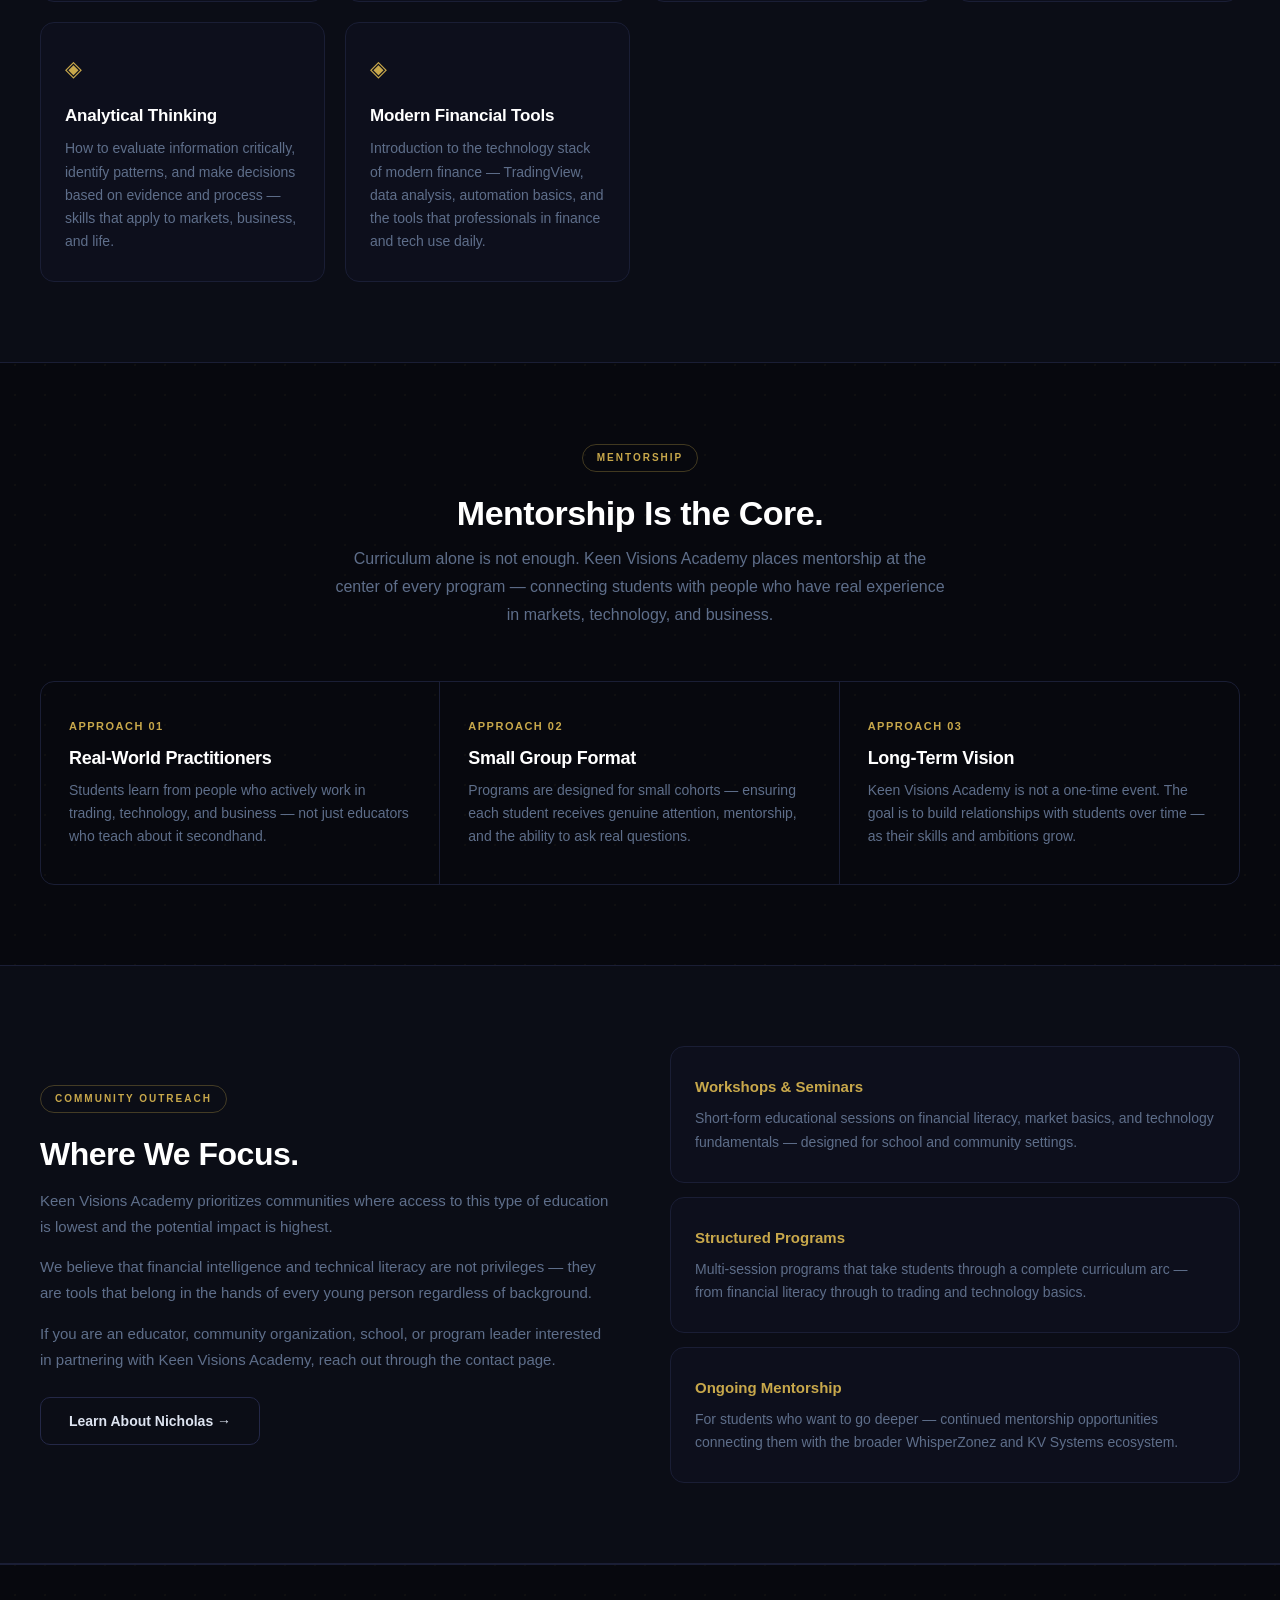
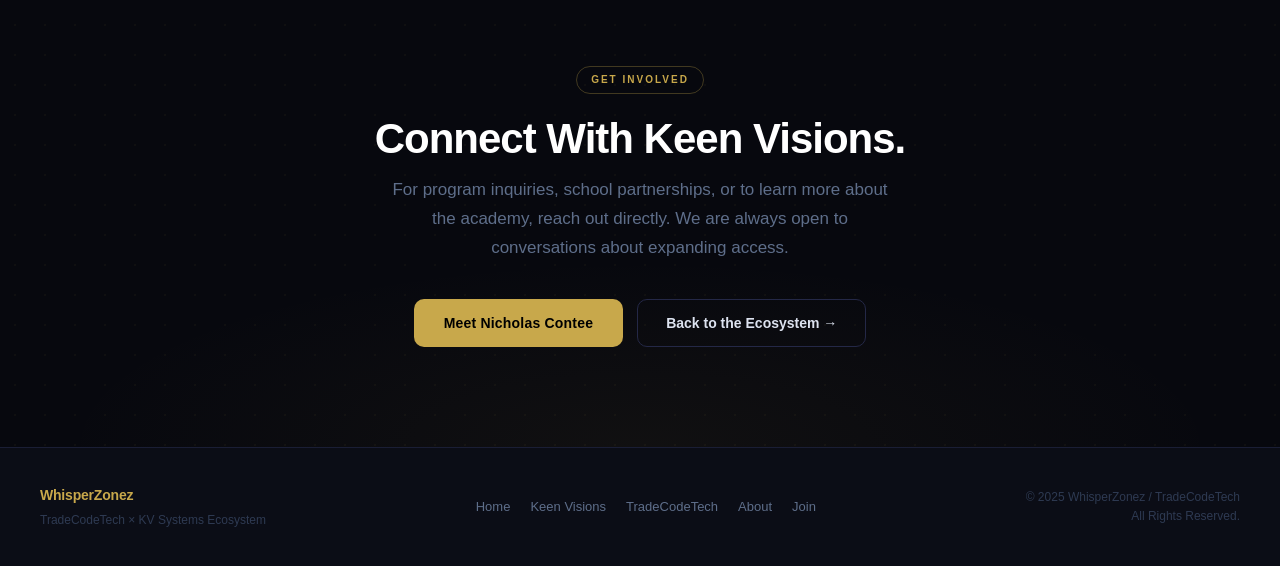
<file: keen-visions.html>
<!DOCTYPE html>
<html lang="en">
<head>
    <meta charset="UTF-8" />
    <meta name="viewport" content="width=device-width, initial-scale=1.0" />
    <title>Keen Visions Academy — Youth Financial Education</title>
    <link rel="stylesheet" href="wz-main.css" />
</head>

<body>

<nav class="navbar">
    <div class="nav-brand">
        <div>
            <div class="nav-brand-name">WhisperZonez</div>
            <div class="nav-brand-sub">TradeCodeTech × KV Systems</div>
        </div>
    </div>
    <div class="nav-links">
        <a href="index.html">Home</a>
        <a href="framework.html">Framework</a>
        <a href="community.html">Community</a>
        <a href="tools.html">Tools</a>
        <a href="tradecodetech.html">TradeCodeTech</a>
        <a href="keen-visions.html" class="active">Keen Visions</a>
        <a href="about.html">About</a>
        <a href="join.html" class="nav-join">Join</a>
    </div>
    <button class="menu-btn" id="menu-btn">☰</button>
</nav>

<div class="mobile-nav" id="mobile-nav">
    <a href="index.html">Home</a>
    <a href="framework.html">Framework</a>
    <a href="community.html">Community</a>
    <a href="tools.html">Tools</a>
    <a href="tradecodetech.html">TradeCodeTech</a>
    <a href="keen-visions.html" class="active">Keen Visions</a>
    <a href="about.html">About</a>
    <a href="join.html" class="nav-join">Join</a>
</div>

<!-- HERO -->
<section class="hero-sm fade">
    <div class="eyebrow">Youth Education Initiative</div>
    <h1>Building the Next Generation<br>of Market Thinkers.</h1>
    <p>
        Keen Visions Academy is a youth education program dedicated to teaching financial literacy,
        trading fundamentals, coding, and entrepreneurship —
        giving young people the tools to think analytically about their financial future.
    </p>
</section>

<!-- MISSION -->
<section class="section fade">
    <div class="split">
        <div class="split-text">
            <div class="eyebrow">The Mission</div>
            <h2>The Knowledge Gap Starts Young.</h2>
            <p>
                Most young people graduate with no understanding of how money works, how markets function,
                or how the systems that shape their financial lives operate.
                That gap is not their fault — it is a curriculum problem.
            </p>
            <p>
                Keen Visions Academy exists to close that gap.
                We expose students to market thinking, analytical frameworks, coding fundamentals,
                and entrepreneurial principles — not as abstract concepts, but as real, applicable skills.
            </p>
            <p>
                The goal is not to produce traders. The goal is to produce
                <strong style="color:#fff;">analytical thinkers</strong> — young people who understand systems,
                ask the right questions, and make informed decisions.
            </p>
        </div>
        <div>
            <div class="card-gold">
                <div class="eyebrow" style="margin-bottom:18px;">What We Believe</div>
                <ul class="feature-list">
                    <li>Financial literacy is a fundamental life skill — not an optional elective</li>
                    <li>Market thinking builds analytical capability applicable far beyond trading</li>
                    <li>Coding teaches logical reasoning and systematic problem-solving from any age</li>
                    <li>Entrepreneurship develops agency — the ability to create rather than just consume</li>
                    <li>Youth exposed to these skills early have structural advantages that compound over time</li>
                </ul>
            </div>
        </div>
    </div>
</section>

<!-- PROGRAM AREAS -->
<section class="section-alt fade">
    <div style="text-align:center;">
        <div class="eyebrow">Program Areas</div>
        <h2>What We Teach.</h2>
        <p class="section-sub">
            Keen Visions Academy curriculum is designed to be accessible, engaging, and practical —
            not a dry textbook version of finance and technology.
        </p>
    </div>

    <div class="grid-auto">
        <div class="card">
            <div class="card-icon">◈</div>
            <h3>Financial Literacy</h3>
            <p>
                How money works. Budgeting, saving, debt, interest, investing fundamentals —
                the foundation of financial intelligence that school systems consistently fail to teach.
            </p>
        </div>
        <div class="card">
            <div class="card-icon">◈</div>
            <h3>Trading Basics</h3>
            <p>
                An introduction to financial markets — stocks, forex, crypto, and commodities.
                How markets function, what drives price, and how to read basic market structure.
                Not a trading course — a market literacy course.
            </p>
        </div>
        <div class="card">
            <div class="card-icon">◈</div>
            <h3>Coding Fundamentals</h3>
            <p>
                Introductory programming concepts using accessible languages and real-world
                applications — teaching logical thinking, problem decomposition, and
                the ability to build tools rather than just use them.
            </p>
        </div>
        <div class="card">
            <div class="card-icon">◈</div>
            <h3>Entrepreneurship</h3>
            <p>
                Business fundamentals, value creation, and the entrepreneurial mindset —
                how to identify a problem, design a solution, and think in systems
                rather than in jobs.
            </p>
        </div>
        <div class="card">
            <div class="card-icon">◈</div>
            <h3>Analytical Thinking</h3>
            <p>
                How to evaluate information critically, identify patterns, and make decisions
                based on evidence and process — skills that apply to markets, business, and life.
            </p>
        </div>
        <div class="card">
            <div class="card-icon">◈</div>
            <h3>Modern Financial Tools</h3>
            <p>
                Introduction to the technology stack of modern finance — TradingView, data analysis,
                automation basics, and the tools that professionals in finance and tech use daily.
            </p>
        </div>
    </div>
</section>

<!-- MENTORSHIP -->
<section class="section fade">
    <div style="text-align:center;">
        <div class="eyebrow">Mentorship</div>
        <h2>Mentorship Is the Core.</h2>
        <p class="section-sub">
            Curriculum alone is not enough. Keen Visions Academy places mentorship at the center
            of every program — connecting students with people who have real experience in markets,
            technology, and business.
        </p>
    </div>

    <div class="pillar-row">
        <div class="pillar">
            <div class="pillar-num">Approach 01</div>
            <h3>Real-World Practitioners</h3>
            <p>
                Students learn from people who actively work in trading, technology, and business —
                not just educators who teach about it secondhand.
            </p>
        </div>
        <div class="pillar">
            <div class="pillar-num">Approach 02</div>
            <h3>Small Group Format</h3>
            <p>
                Programs are designed for small cohorts — ensuring each student receives genuine
                attention, mentorship, and the ability to ask real questions.
            </p>
        </div>
        <div class="pillar">
            <div class="pillar-num">Approach 03</div>
            <h3>Long-Term Vision</h3>
            <p>
                Keen Visions Academy is not a one-time event. The goal is to build relationships
                with students over time — as their skills and ambitions grow.
            </p>
        </div>
    </div>
</section>

<!-- COMMUNITY OUTREACH -->
<section class="section-alt fade">
    <div class="split">
        <div class="split-text">
            <div class="eyebrow">Community Outreach</div>
            <h2>Where We Focus.</h2>
            <p>
                Keen Visions Academy prioritizes communities where access to this type of education
                is lowest and the potential impact is highest.
            </p>
            <p>
                We believe that financial intelligence and technical literacy are not privileges —
                they are tools that belong in the hands of every young person regardless of background.
            </p>
            <p>
                If you are an educator, community organization, school, or program leader interested
                in partnering with Keen Visions Academy, reach out through the contact page.
            </p>
            <div style="margin-top:24px;">
                <a href="about.html" class="btn-outline">Learn About Nicholas →</a>
            </div>
        </div>
        <div>
            <div class="card" style="margin-bottom:14px;">
                <h4>Workshops & Seminars</h4>
                <p>Short-form educational sessions on financial literacy, market basics, and technology fundamentals — designed for school and community settings.</p>
            </div>
            <div class="card" style="margin-bottom:14px;">
                <h4>Structured Programs</h4>
                <p>Multi-session programs that take students through a complete curriculum arc — from financial literacy through to trading and technology basics.</p>
            </div>
            <div class="card">
                <h4>Ongoing Mentorship</h4>
                <p>For students who want to go deeper — continued mentorship opportunities connecting them with the broader WhisperZonez and KV Systems ecosystem.</p>
            </div>
        </div>
    </div>
</section>

<!-- CTA -->
<section class="cta-section fade">
    <div class="eyebrow">Get Involved</div>
    <h2>Connect With Keen Visions.</h2>
    <p>
        For program inquiries, school partnerships, or to learn more about the academy,
        reach out directly. We are always open to conversations about expanding access.
    </p>
    <div class="cta-row">
        <a href="about.html" class="btn-gold">Meet Nicholas Contee</a>
        <a href="index.html" class="btn-outline">Back to the Ecosystem →</a>
    </div>
</section>

<footer>
    <div class="footer-inner">
        <div>
            <div class="footer-brand">WhisperZonez</div>
            <div style="font-size:12px; color:var(--text-dim); margin-top:4px;">TradeCodeTech × KV Systems Ecosystem</div>
        </div>
        <div class="footer-links">
            <a href="index.html">Home</a>
            <a href="keen-visions.html">Keen Visions</a>
            <a href="tradecodetech.html">TradeCodeTech</a>
            <a href="about.html">About</a>
            <a href="join.html">Join</a>
        </div>
        <div class="footer-copy">© 2025 WhisperZonez / TradeCodeTech<br>All Rights Reserved.</div>
    </div>
</footer>

<script src="wz-main.js"></script>
</body>
</html>
</file>
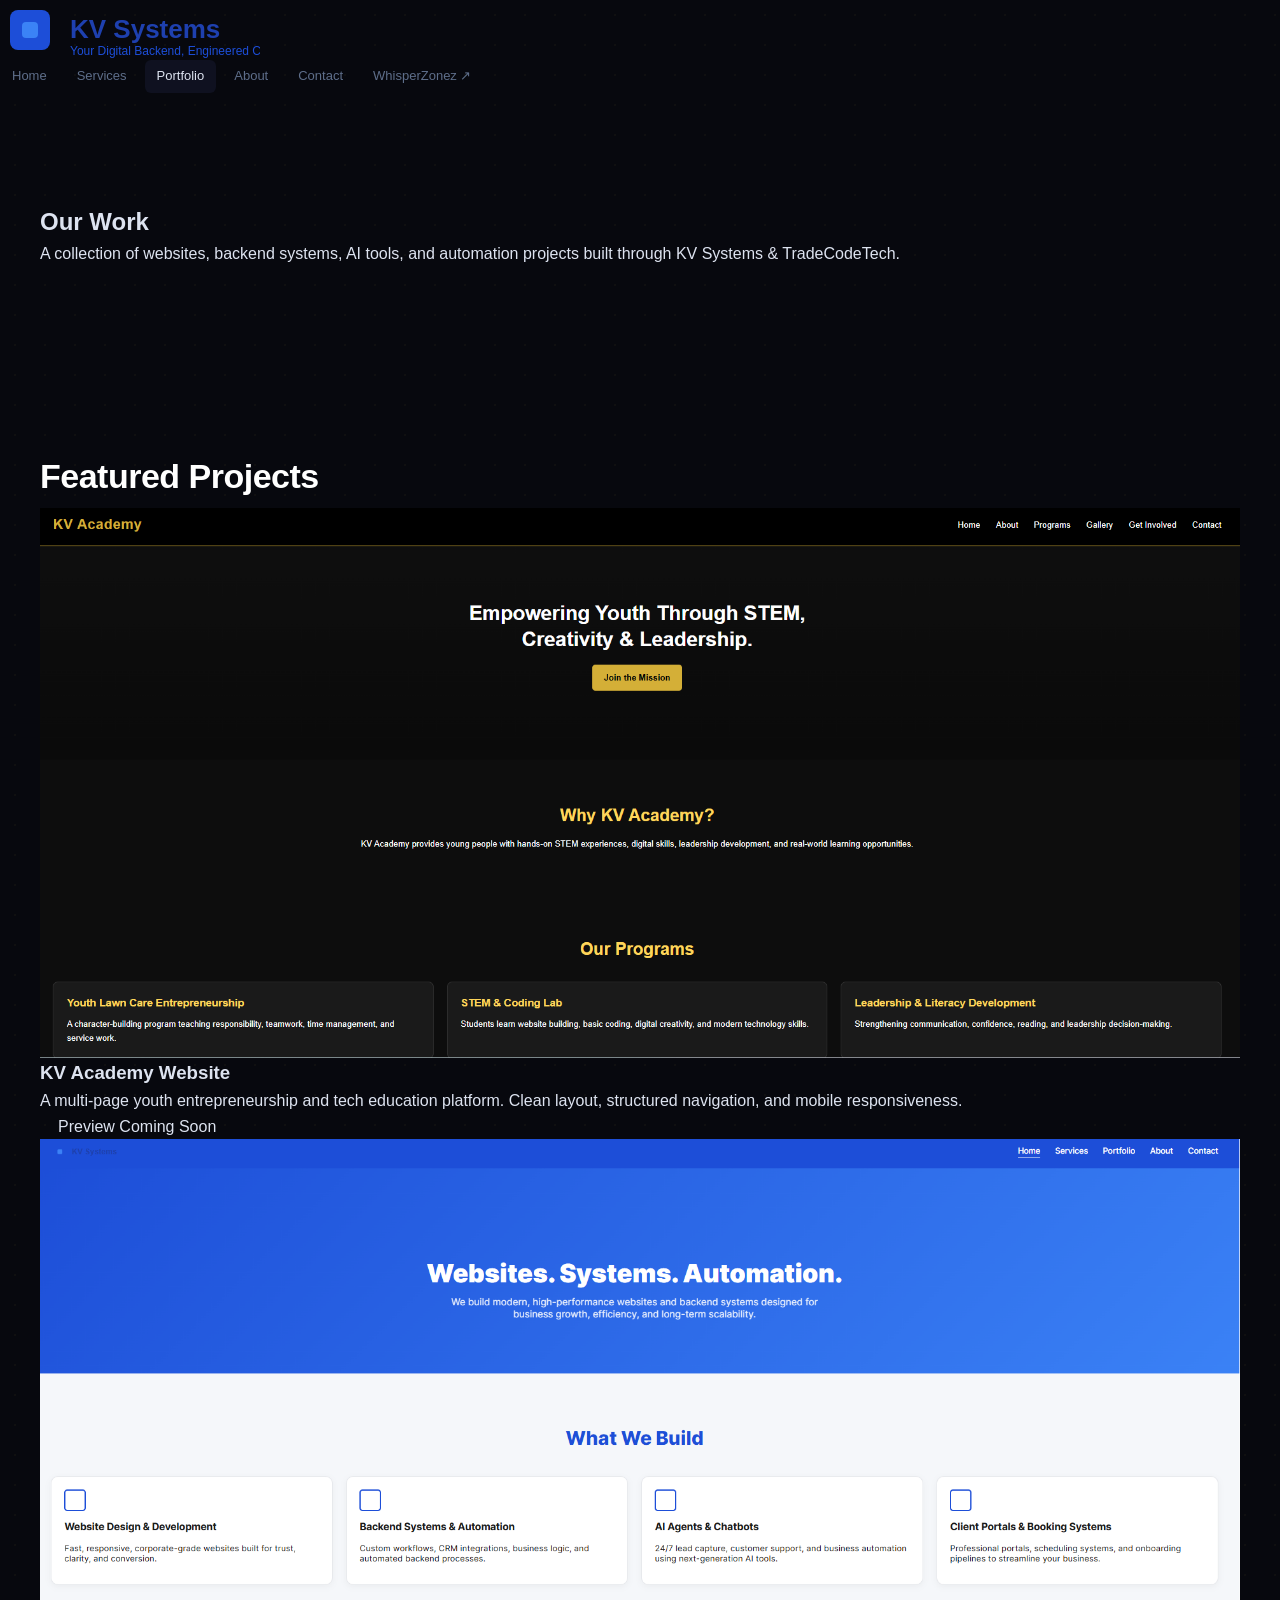
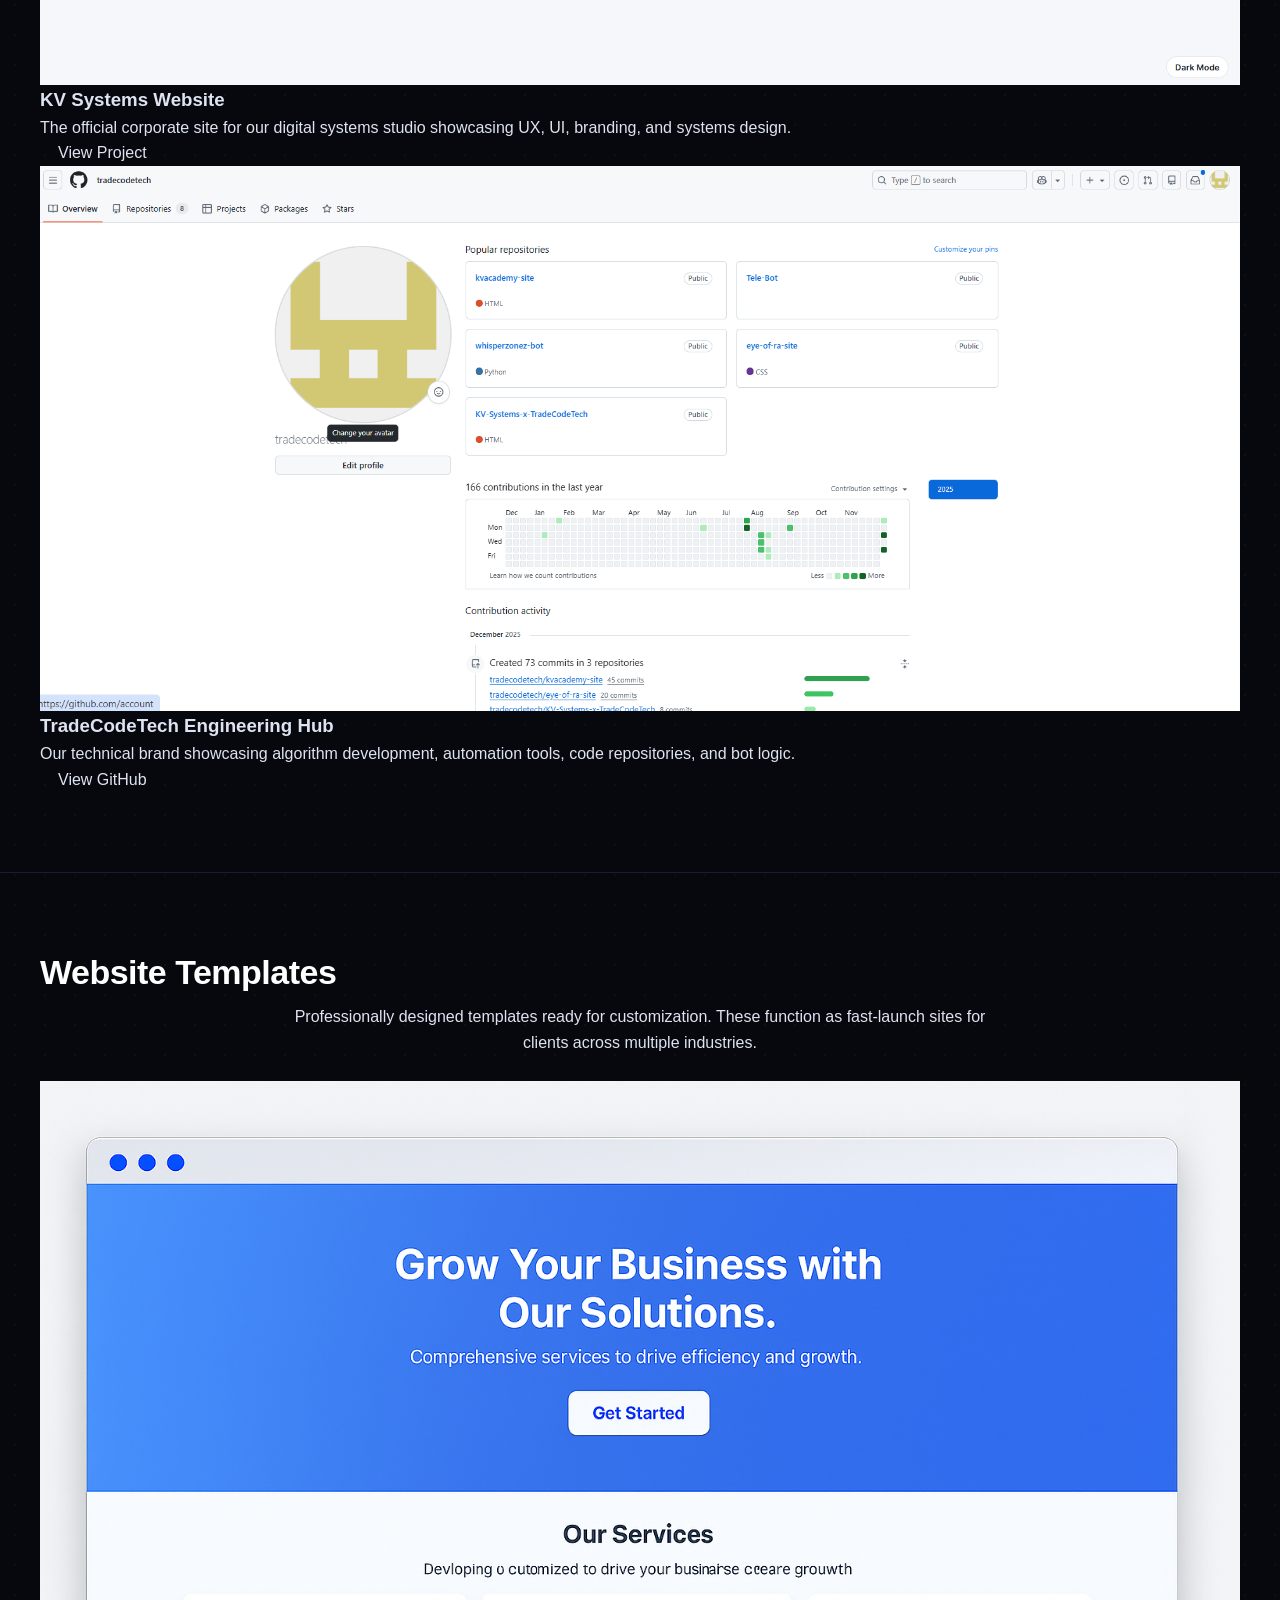
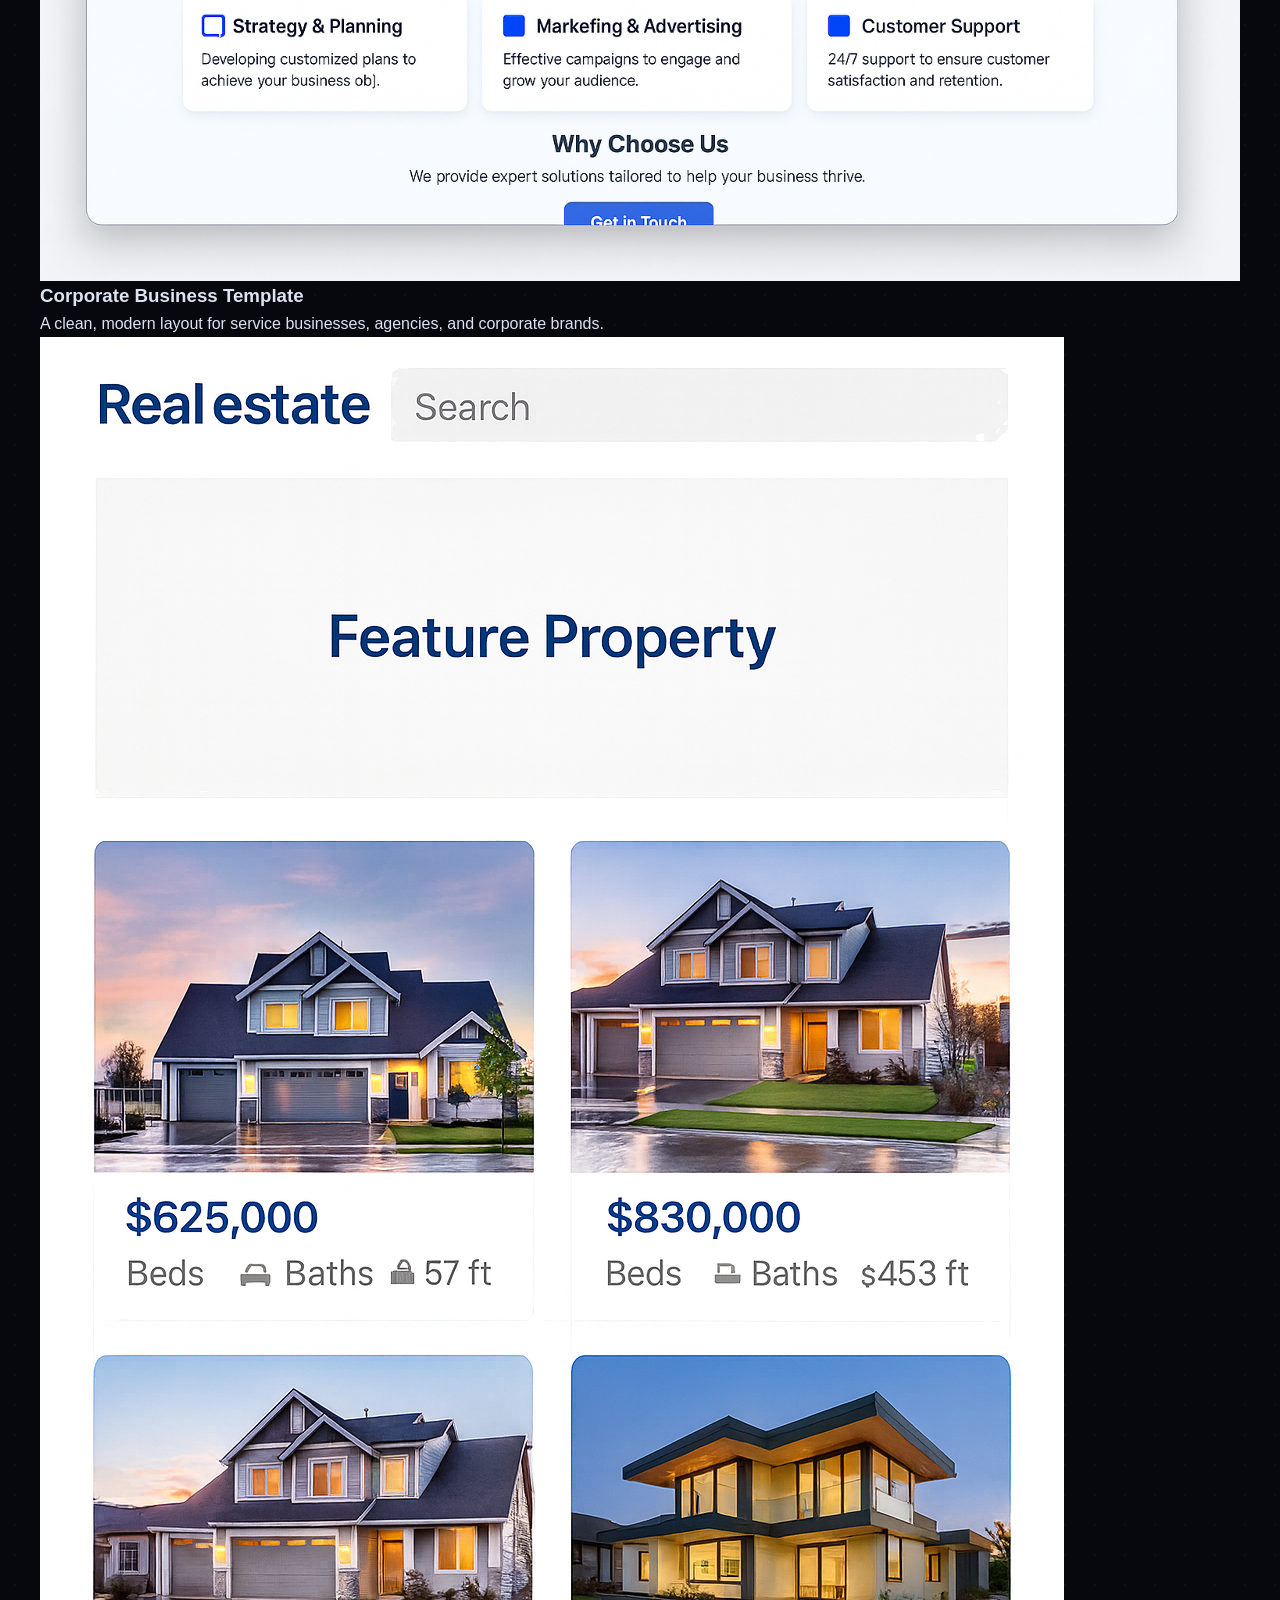
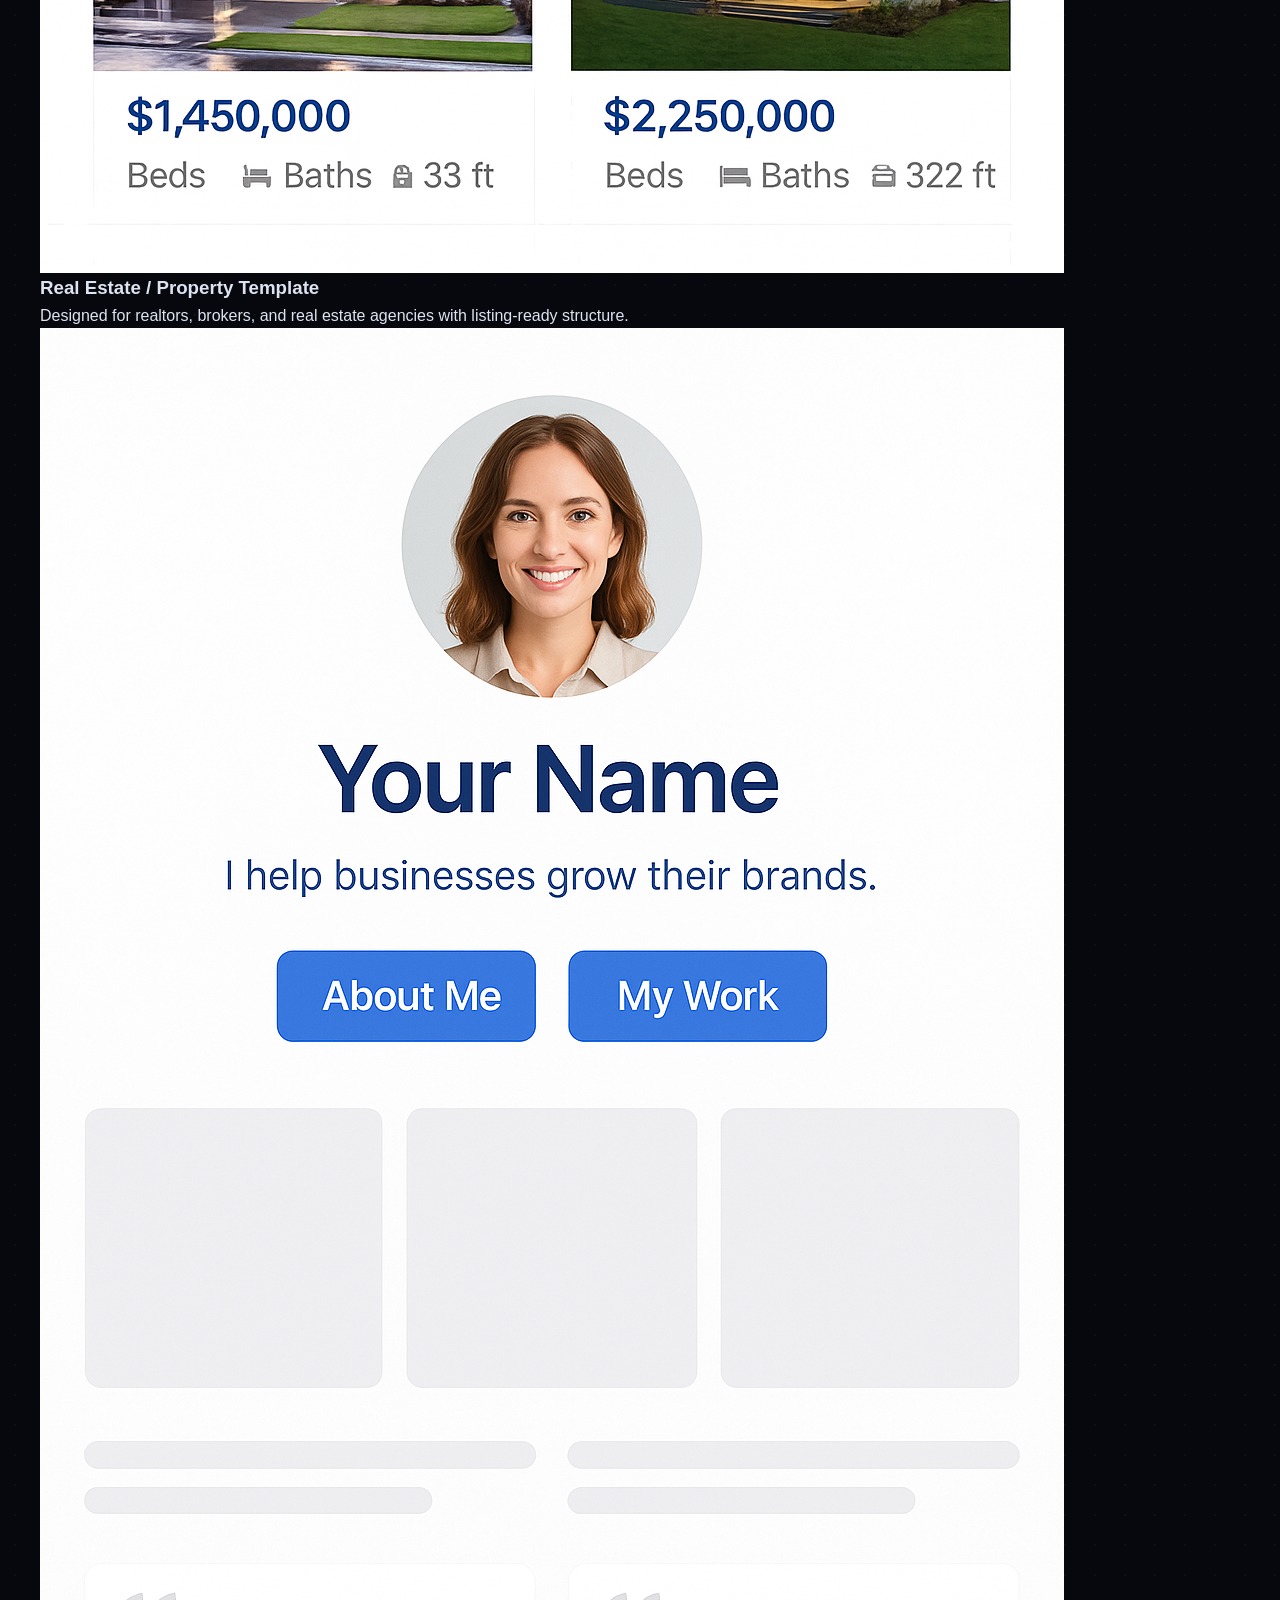
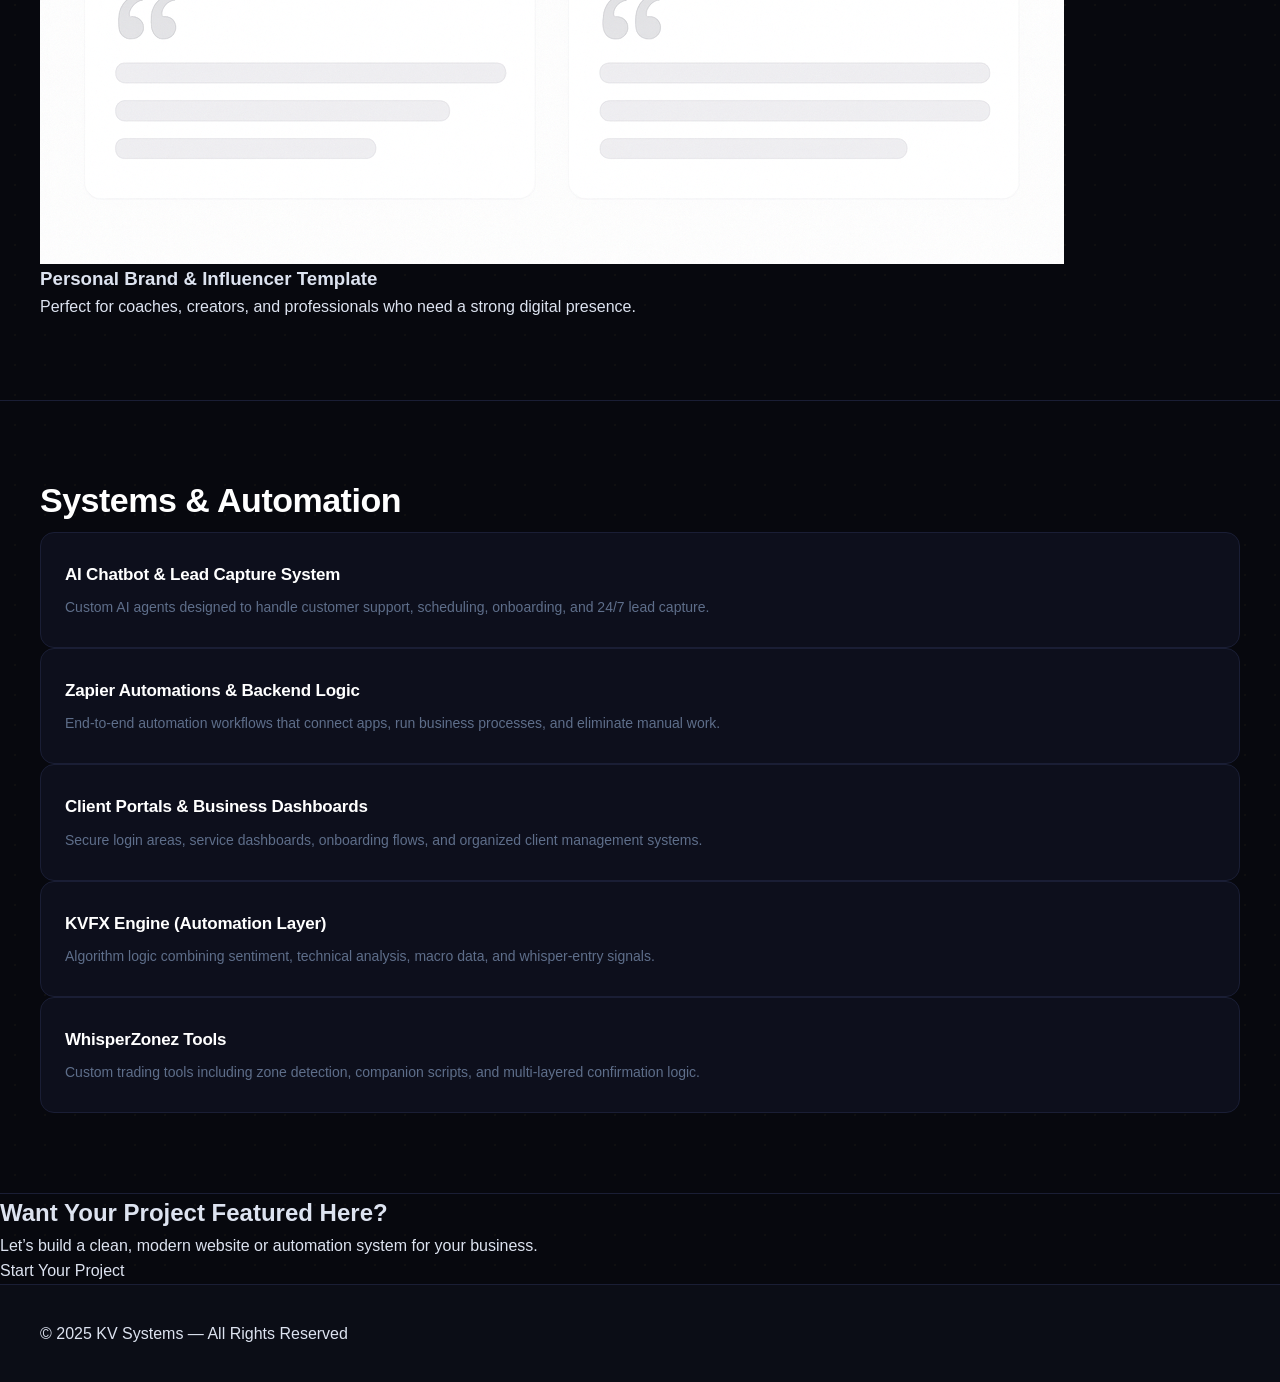
<file: portfolio.html>
<!DOCTYPE html>
<html lang="en">
<head>
    <meta charset="UTF-8">
    <meta name="viewport" content="width=device-width, initial-scale=1.0">
    <title>Portfolio — KV Systems</title>
    <link rel="stylesheet" href="style.css">
</head>

<body>

<!-- NAVBAR -->
<header>
    <div class="nav-left">
        <img src="assets/logos/kv-systems-logo.svg" class="logo-img" alt="KV Systems Logo">
        <div class="menu-btn" id="menu-btn">☰</div>
    </div>

    <nav class="nav-links">
        <a href="index.html">Home</a>
        <a href="services.html">Services</a>
        <a href="portfolio.html" class="active">Portfolio</a>
        <a href="about.html">About</a>
        <a href="contact.html">Contact</a>
        <a href="whisperzonez.html" class="nav-wz">WhisperZonez ↗</a>
    </nav>
</header>

<div class="mobile-nav" id="mobile-nav">
    <a href="index.html">Home</a>
    <a href="services.html">Services</a>
    <a href="portfolio.html" class="active">Portfolio</a>
    <a href="about.html">About</a>
    <a href="contact.html">Contact</a>
    <a href="whisperzonez.html" class="nav-wz">WhisperZonez ↗</a>
</div>


<!-- HERO -->
<section class="hero fade" style="padding: 110px 40px;">
    <h1>Our Work</h1>
    <p>A collection of websites, backend systems, AI tools, and automation projects built through KV Systems & TradeCodeTech.</p>
</section>


<!-- ================================
     SECTION 1 — FEATURED PROJECTS
================================ -->
<section class="section fade">
    <h2>Featured Projects</h2>

    <div class="grid">

        <!-- KV Academy -->
        <div>
            <div class="browser">
                <div class="browser-top">
                    <div class="browser-dot"></div><div class="browser-dot"></div><div class="browser-dot"></div>
                </div>
                <div class="browser-content">
                    <img src="assets/screens/kvacademy.png" alt="KV Academy Website Screenshot" class="preview-img">
                </div>
            </div>
            <h3>KV Academy Website</h3>
            <p>A multi-page youth entrepreneurship and tech education platform. Clean layout, structured navigation, and mobile responsiveness.</p>
            <a class="cta-btn" style="padding:10px 18px;" href="#">Preview Coming Soon</a>
        </div>

        <!-- KV Systems -->
        <div>
            <div class="browser">
                <div class="browser-top">
                    <div class="browser-dot"></div><div class="browser-dot"></div><div class="browser-dot"></div>
                </div>
                <div class="browser-content">
                    <img src="assets/screens/kvsystems.png" alt="KV Systems Website Screenshot" class="preview-img">
                </div>
            </div>
            <h3>KV Systems Website</h3>
            <p>The official corporate site for our digital systems studio showcasing UX, UI, branding, and systems design.</p>
            <a class="cta-btn" style="padding:10px 18px;" href="index.html">View Project</a>
        </div>

        <!-- TradeCodeTech -->
        <div>
            <div class="browser">
                <div class="browser-top">
                    <div class="browser-dot"></div><div class="browser-dot"></div><div class="browser-dot"></div>
                </div>
                <div class="browser-content">
                    <img src="assets/screens/tradecodetech.png" alt="TradeCodeTech Hub Screenshot" class="preview-img">
                </div>
            </div>
            <h3>TradeCodeTech Engineering Hub</h3>
            <p>Our technical brand showcasing algorithm development, automation tools, code repositories, and bot logic.</p>
            <a class="cta-btn" style="padding:10px 18px;" href="https://github.com/tradecodetech" target="_blank">View GitHub</a>
        </div>

    </div>
</section>


<!-- ================================
     SECTION 2 — WEBSITE TEMPLATES
================================ -->
<section class="section fade">
    <h2>Website Templates</h2>
    <p style="text-align:center; max-width:700px; margin:auto;">
        Professionally designed templates ready for customization. These function as fast-launch sites for clients across multiple industries.
    </p>
    <br>

    <div class="grid">

        <!-- Template 1 -->
        <div>
            <div class="browser">
                <div class="browser-top">
                    <div class="browser-dot"></div><div class="browser-dot"></div><div class="browser-dot"></div>
                </div>
                <div class="browser-content">
                    <img src="assets/screens/corporate-template.png" alt="Corporate Template Screenshot" class="preview-img">
                </div>
            </div>
            <h3>Corporate Business Template</h3>
            <p>A clean, modern layout for service businesses, agencies, and corporate brands.</p>
        </div>

        <!-- Template 2 -->
        <div>
            <div class="browser">
                <div class="browser-top">
                    <div class="browser-dot"></div><div class="browser-dot"></div><div class="browser-dot"></div>
                </div>
                <div class="browser-content">
                    <img src="assets/screens/realestate-template.png" alt="Real Estate Template Screenshot" class="preview-img">
                </div>
            </div>
            <h3>Real Estate / Property Template</h3>
            <p>Designed for realtors, brokers, and real estate agencies with listing-ready structure.</p>
        </div>

        <!-- Template 3 -->
        <div>
            <div class="browser">
                <div class="browser-top">
                    <div class="browser-dot"></div><div class="browser-dot"></div><div class="browser-dot"></div>
                </div>
                <div class="browser-content">
                    <img src="assets/screens/personalbrand-template.png" alt="Personal Brand Template Screenshot" class="preview-img">
                </div>
            </div>
            <h3>Personal Brand & Influencer Template</h3>
            <p>Perfect for coaches, creators, and professionals who need a strong digital presence.</p>
        </div>

    </div>
</section>


<!-- ================================
     SECTION 3 — SYSTEMS & AUTOMATION
================================ -->
<section class="section fade">
    <h2>Systems & Automation</h2>

    <div class="grid">

        <div class="card fade">
            <h3>AI Chatbot & Lead Capture System</h3>
            <p>Custom AI agents designed to handle customer support, scheduling, onboarding, and 24/7 lead capture.</p>
        </div>

        <div class="card fade">
            <h3>Zapier Automations & Backend Logic</h3>
            <p>End-to-end automation workflows that connect apps, run business processes, and eliminate manual work.</p>
        </div>

        <div class="card fade">
            <h3>Client Portals & Business Dashboards</h3>
            <p>Secure login areas, service dashboards, onboarding flows, and organized client management systems.</p>
        </div>

        <div class="card fade">
            <h3>KVFX Engine (Automation Layer)</h3>
            <p>Algorithm logic combining sentiment, technical analysis, macro data, and whisper-entry signals.</p>
        </div>

        <div class="card fade">
            <h3>WhisperZonez Tools</h3>
            <p>Custom trading tools including zone detection, companion scripts, and multi-layered confirmation logic.</p>
        </div>

    </div>
</section>


<!-- CTA -->
<section class="cta fade">
    <h2>Want Your Project Featured Here?</h2>
    <p>Let’s build a clean, modern website or automation system for your business.</p>
    <a href="contact.html" class="cta-btn">Start Your Project</a>
</section>

<footer>
    <p>© 2025 KV Systems — All Rights Reserved</p>
</footer>

<script src="script.js"></script>
</body>
</html>
</file>
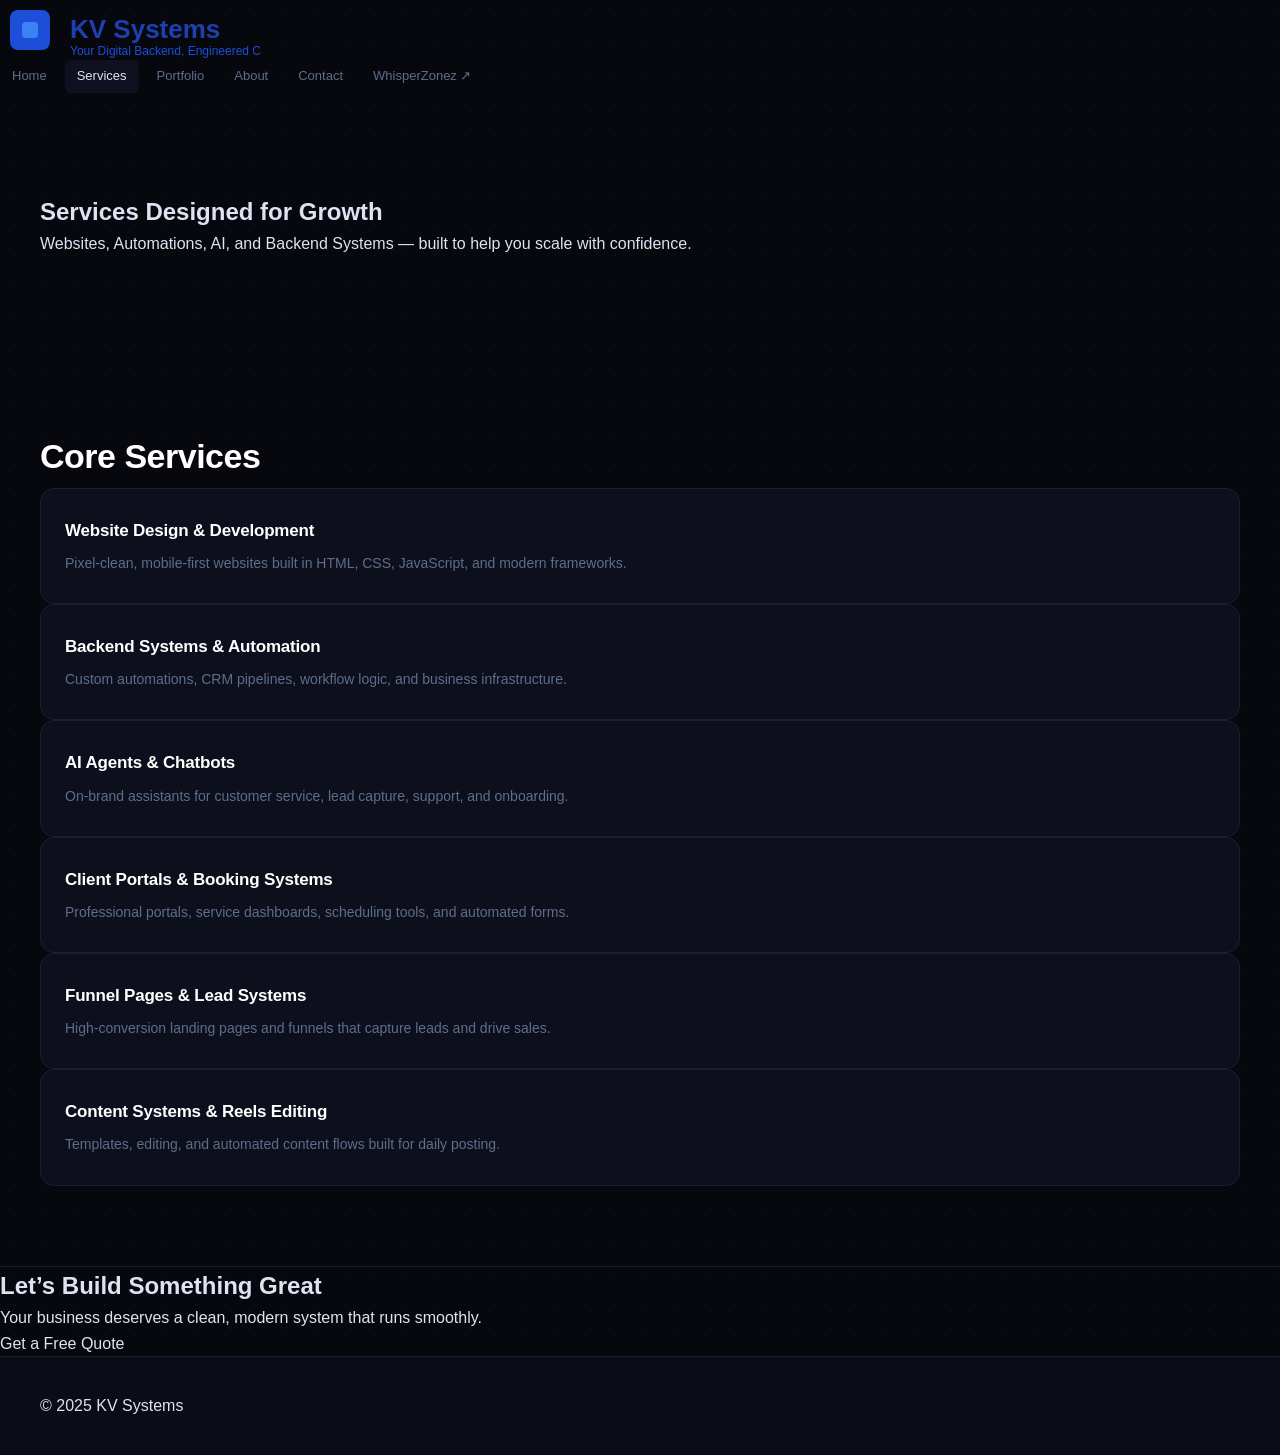
<file: services.html>
<!DOCTYPE html>
<html lang="en">
<head>
    <meta charset="UTF-8">
    <meta name="viewport" content="width=device-width, initial-scale=1.0">
    <title>Services — KV Systems</title>
    <link rel="stylesheet" href="style.css">
</head>

<body>

<header>
    <div class="nav-left">
        <img src="assets/logos/kv-systems-logo.svg" class="logo-img" alt="KV Systems Logo">
        <div class="menu-btn" id="menu-btn">☰</div>
    </div>

    <nav class="nav-links">
        <a href="index.html">Home</a>
        <a href="services.html" class="active">Services</a>
        <a href="portfolio.html">Portfolio</a>
        <a href="about.html">About</a>
        <a href="contact.html">Contact</a>
        <a href="whisperzonez.html" class="nav-wz">WhisperZonez ↗</a>
    </nav>
</header>

<div class="mobile-nav" id="mobile-nav">
    <a href="index.html">Home</a>
    <a href="services.html" class="active">Services</a>
    <a href="portfolio.html">Portfolio</a>
    <a href="about.html">About</a>
    <a href="contact.html">Contact</a>
    <a href="whisperzonez.html" class="nav-wz">WhisperZonez ↗</a>
</div>

<section class="hero fade" style="padding: 100px 40px;">
    <h1>Services Designed for Growth</h1>
    <p>Websites, Automations, AI, and Backend Systems — built to help you scale with confidence.</p>
</section>

<section class="section fade">
    <h2>Core Services</h2>

    <div class="grid">

        <div class="card fade">
            <div class="icon"></div>
            <h3>Website Design & Development</h3>
            <p>Pixel-clean, mobile-first websites built in HTML, CSS, JavaScript, and modern frameworks.</p>
        </div>

        <div class="card fade">
            <div class="icon"></div>
            <h3>Backend Systems & Automation</h3>
            <p>Custom automations, CRM pipelines, workflow logic, and business infrastructure.</p>
        </div>

        <div class="card fade">
            <div class="icon"></div>
            <h3>AI Agents & Chatbots</h3>
            <p>On-brand assistants for customer service, lead capture, support, and onboarding.</p>
        </div>

        <div class="card fade">
            <div class="icon"></div>
            <h3>Client Portals & Booking Systems</h3>
            <p>Professional portals, service dashboards, scheduling tools, and automated forms.</p>
        </div>

        <div class="card fade">
            <div class="icon"></div>
            <h3>Funnel Pages & Lead Systems</h3>
            <p>High-conversion landing pages and funnels that capture leads and drive sales.</p>
        </div>

        <div class="card fade">
            <div class="icon"></div>
            <h3>Content Systems & Reels Editing</h3>
            <p>Templates, editing, and automated content flows built for daily posting.</p>
        </div>

    </div>
</section>

<section class="cta fade">
    <h2>Let’s Build Something Great</h2>
    <p>Your business deserves a clean, modern system that runs smoothly.</p>
    <a href="contact.html" class="cta-btn">Get a Free Quote</a>
</section>

<footer>
    <p>© 2025 KV Systems</p>
</footer>

<script src="script.js"></script>
</body>
</html>
</file>
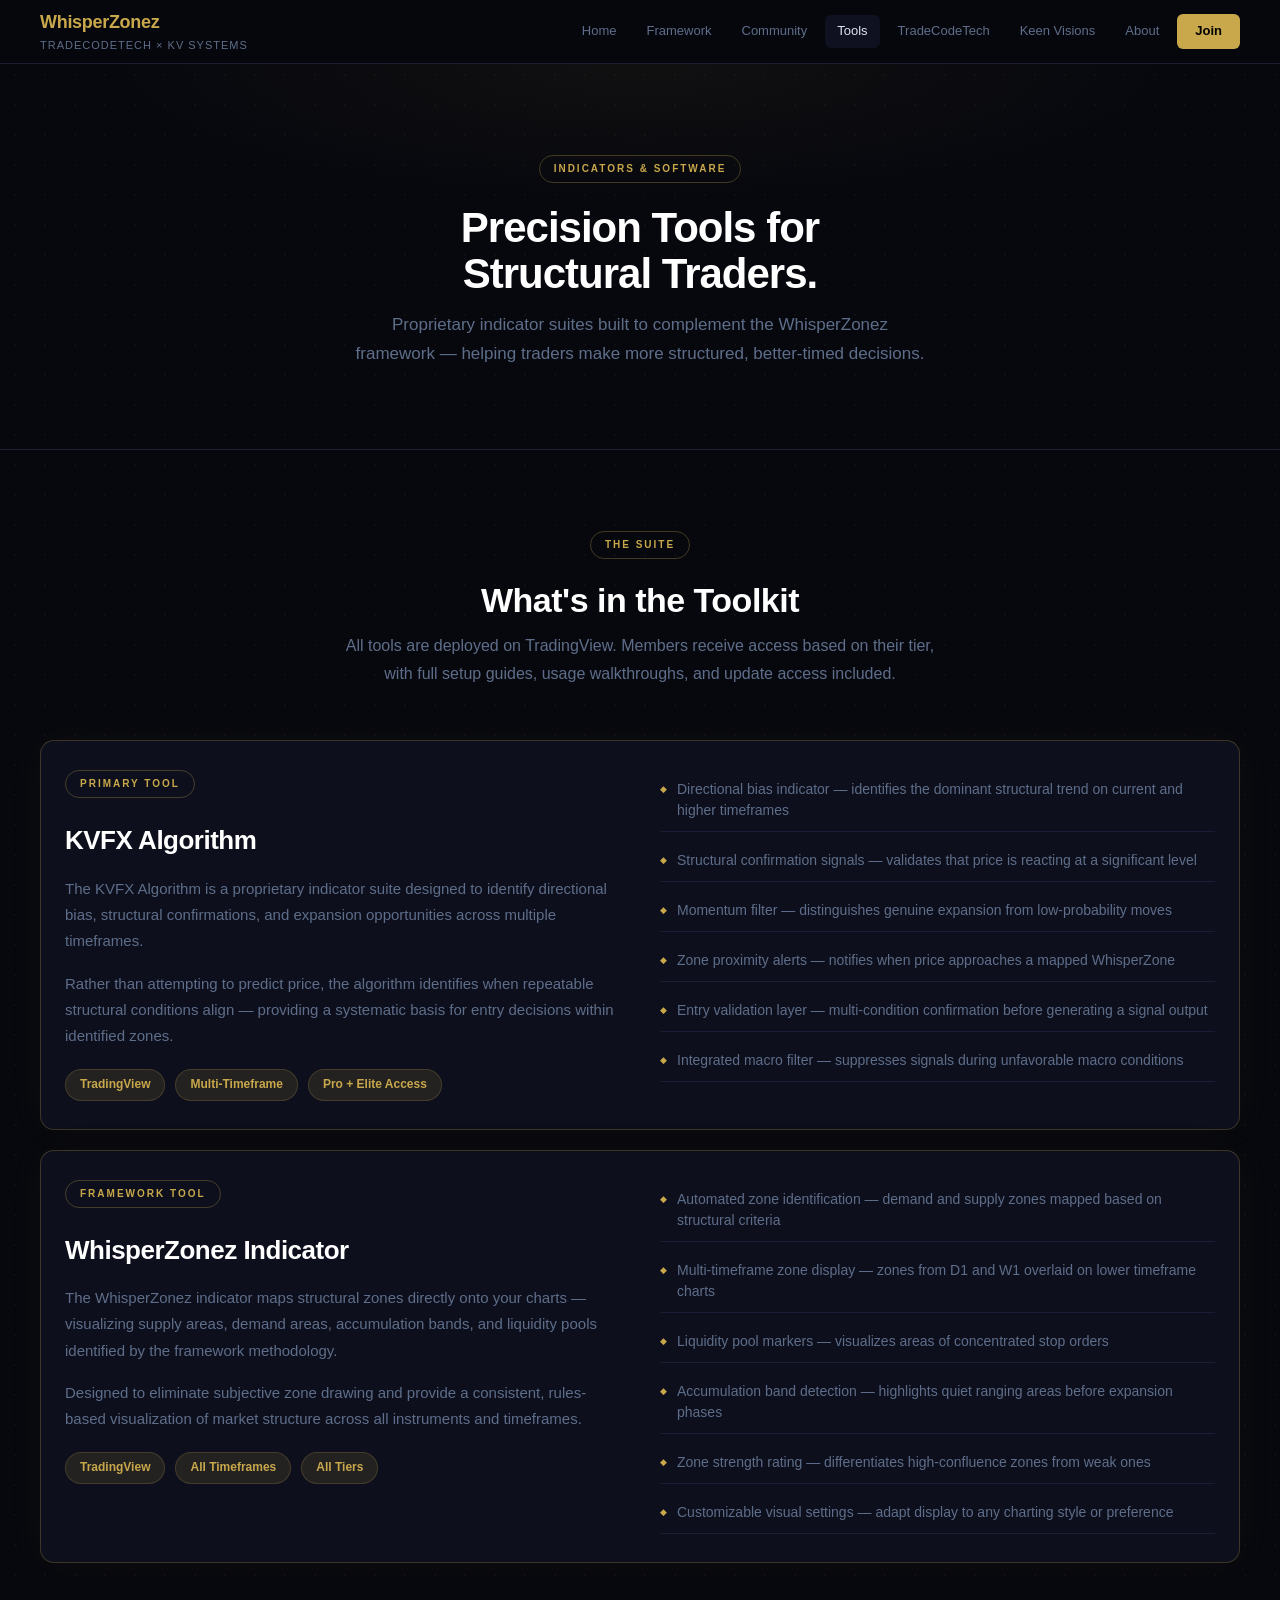
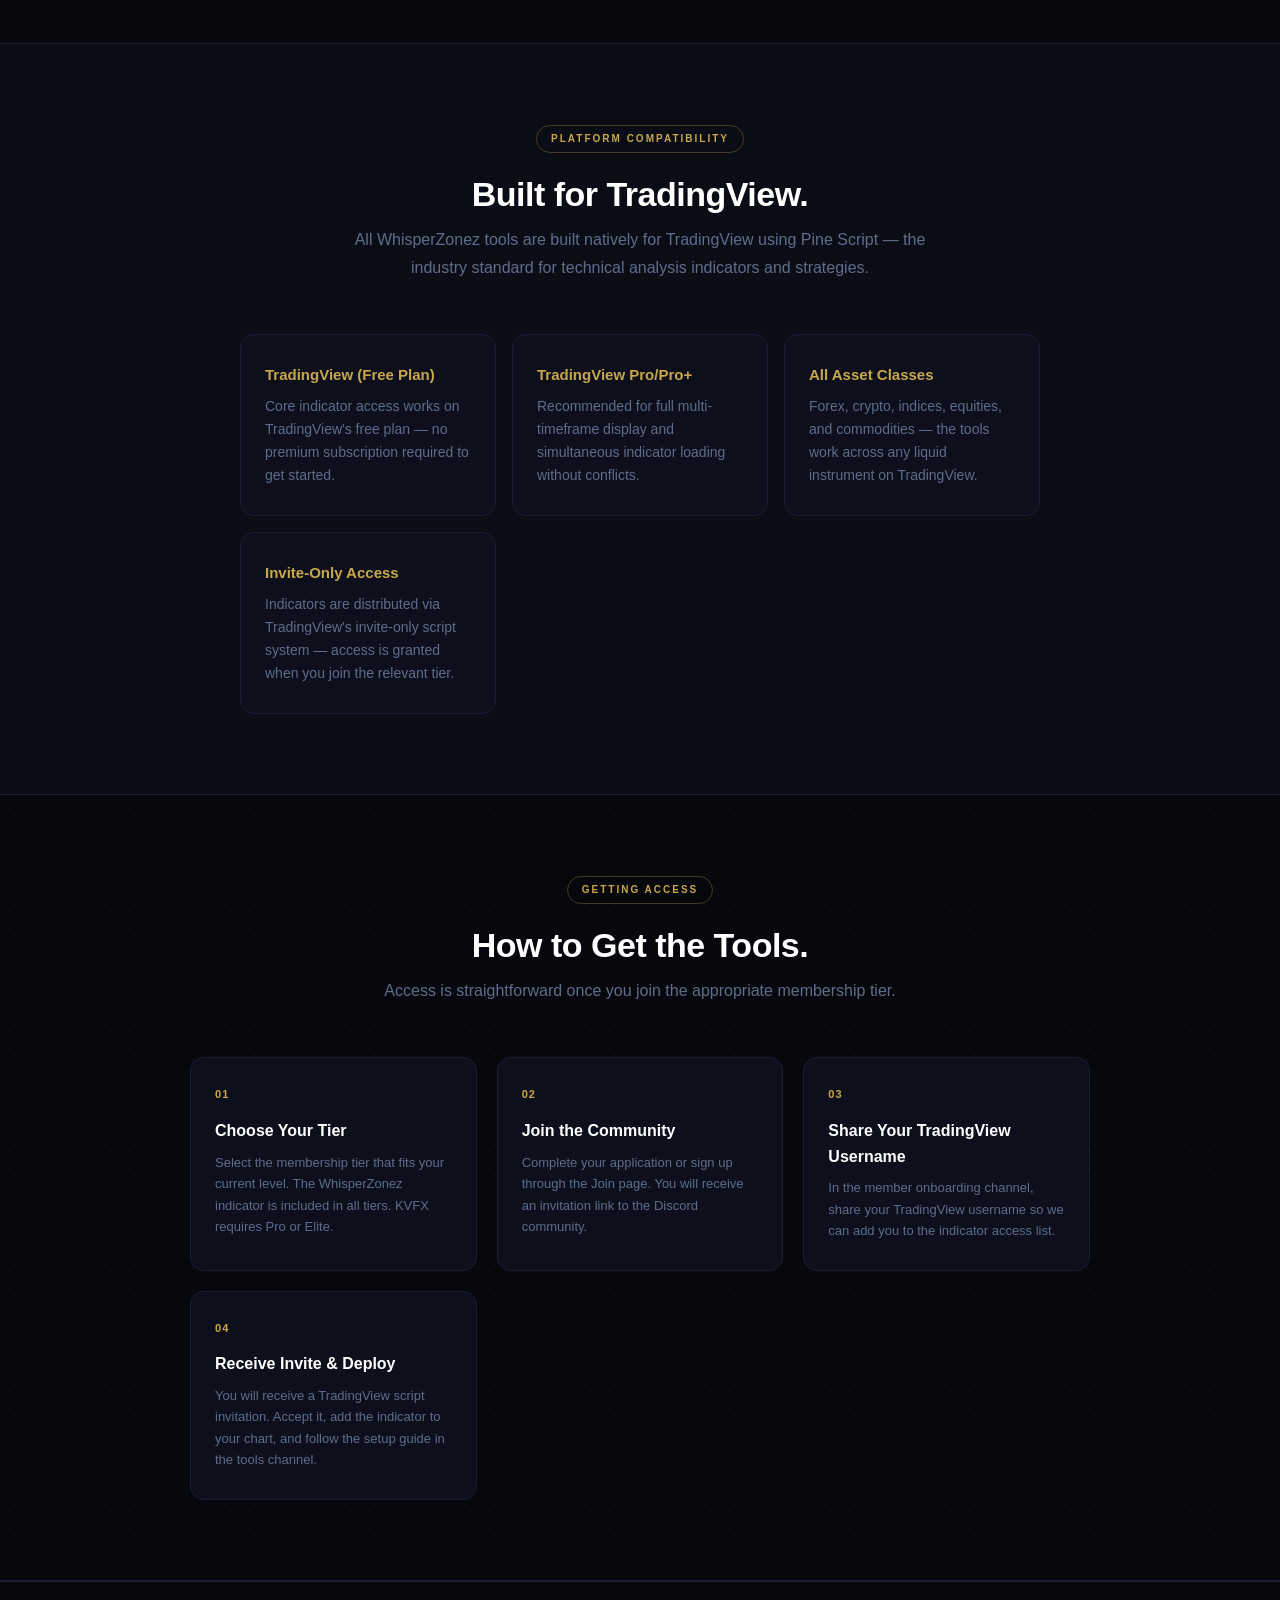
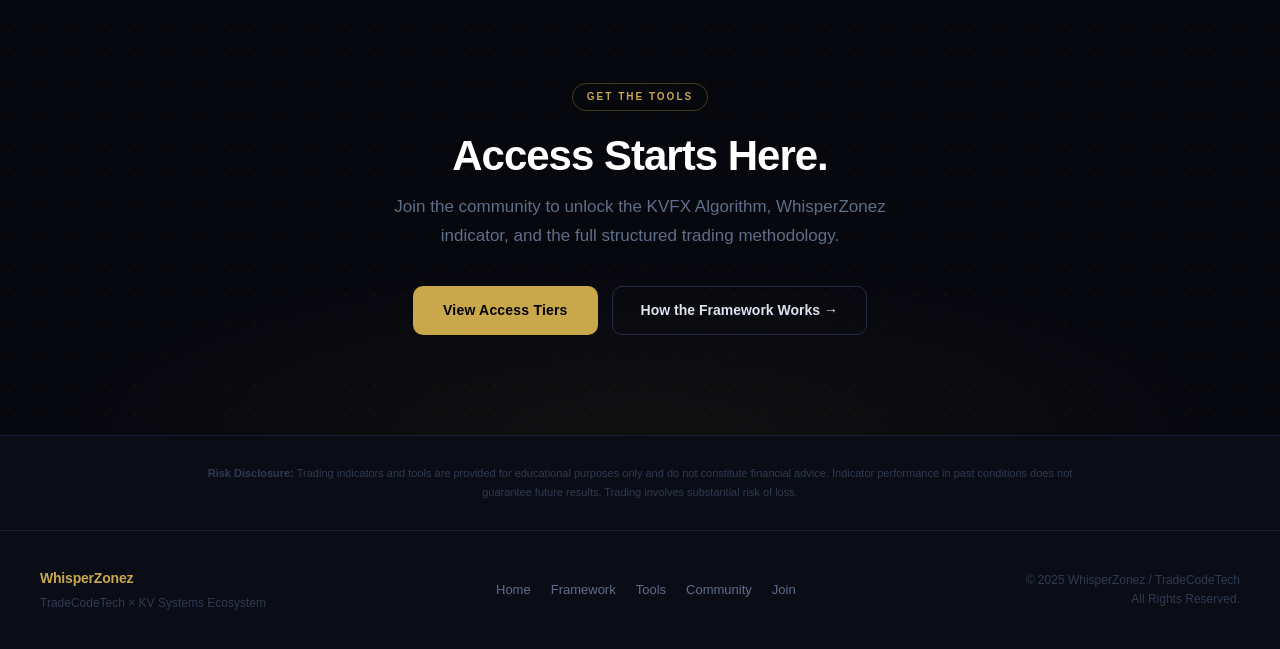
<file: tools.html>
<!DOCTYPE html>
<html lang="en">
<head>
    <meta charset="UTF-8" />
    <meta name="viewport" content="width=device-width, initial-scale=1.0" />
    <title>Tools & Indicators — KVFX & WhisperZonez</title>
    <link rel="stylesheet" href="wz-main.css" />
</head>

<body>

<nav class="navbar">
    <div class="nav-brand">
        <div>
            <div class="nav-brand-name">WhisperZonez</div>
            <div class="nav-brand-sub">TradeCodeTech × KV Systems</div>
        </div>
    </div>
    <div class="nav-links">
        <a href="index.html">Home</a>
        <a href="framework.html">Framework</a>
        <a href="community.html">Community</a>
        <a href="tools.html" class="active">Tools</a>
        <a href="tradecodetech.html">TradeCodeTech</a>
        <a href="keen-visions.html">Keen Visions</a>
        <a href="about.html">About</a>
        <a href="join.html" class="nav-join">Join</a>
    </div>
    <button class="menu-btn" id="menu-btn">☰</button>
</nav>

<div class="mobile-nav" id="mobile-nav">
    <a href="index.html">Home</a>
    <a href="framework.html">Framework</a>
    <a href="community.html">Community</a>
    <a href="tools.html" class="active">Tools</a>
    <a href="tradecodetech.html">TradeCodeTech</a>
    <a href="keen-visions.html">Keen Visions</a>
    <a href="about.html">About</a>
    <a href="join.html" class="nav-join">Join</a>
</div>

<!-- HERO -->
<section class="hero-sm fade">
    <div class="eyebrow">Indicators & Software</div>
    <h1>Precision Tools for<br>Structural Traders.</h1>
    <p>
        Proprietary indicator suites built to complement the WhisperZonez framework —
        helping traders make more structured, better-timed decisions.
    </p>
</section>

<!-- TOOLS OVERVIEW -->
<section class="section fade">
    <div style="text-align:center;">
        <div class="eyebrow">The Suite</div>
        <h2>What's in the Toolkit</h2>
        <p class="section-sub">
            All tools are deployed on TradingView. Members receive access based on their tier,
            with full setup guides, usage walkthroughs, and update access included.
        </p>
    </div>

    <!-- KVFX ALGO -->
    <div class="card-gold" style="margin-bottom: 20px;">
        <div style="display:grid; grid-template-columns: 1fr 1fr; gap:40px; align-items:start;">
            <div>
                <div class="eyebrow">Primary Tool</div>
                <h3 style="font-size:26px; color:#fff; font-weight:900; letter-spacing:-0.5px; margin-bottom:14px;">KVFX Algorithm</h3>
                <p style="font-size:15px; color:var(--text-muted); line-height:1.75; margin-bottom:16px;">
                    The KVFX Algorithm is a proprietary indicator suite designed to identify directional bias,
                    structural confirmations, and expansion opportunities across multiple timeframes.
                </p>
                <p style="font-size:15px; color:var(--text-muted); line-height:1.75; margin-bottom:20px;">
                    Rather than attempting to predict price, the algorithm identifies
                    when repeatable structural conditions align — providing a systematic
                    basis for entry decisions within identified zones.
                </p>
                <div class="tag-row">
                    <span class="tag">TradingView</span>
                    <span class="tag">Multi-Timeframe</span>
                    <span class="tag">Pro + Elite Access</span>
                </div>
            </div>
            <div>
                <ul class="feature-list">
                    <li>Directional bias indicator — identifies the dominant structural trend on current and higher timeframes</li>
                    <li>Structural confirmation signals — validates that price is reacting at a significant level</li>
                    <li>Momentum filter — distinguishes genuine expansion from low-probability moves</li>
                    <li>Zone proximity alerts — notifies when price approaches a mapped WhisperZone</li>
                    <li>Entry validation layer — multi-condition confirmation before generating a signal output</li>
                    <li>Integrated macro filter — suppresses signals during unfavorable macro conditions</li>
                </ul>
            </div>
        </div>
    </div>

    <!-- WHISPERZONEZ INDICATOR -->
    <div class="card-gold">
        <div style="display:grid; grid-template-columns: 1fr 1fr; gap:40px; align-items:start;">
            <div>
                <div class="eyebrow">Framework Tool</div>
                <h3 style="font-size:26px; color:#fff; font-weight:900; letter-spacing:-0.5px; margin-bottom:14px;">WhisperZonez Indicator</h3>
                <p style="font-size:15px; color:var(--text-muted); line-height:1.75; margin-bottom:16px;">
                    The WhisperZonez indicator maps structural zones directly onto your charts —
                    visualizing supply areas, demand areas, accumulation bands, and liquidity
                    pools identified by the framework methodology.
                </p>
                <p style="font-size:15px; color:var(--text-muted); line-height:1.75; margin-bottom:20px;">
                    Designed to eliminate subjective zone drawing and provide a consistent,
                    rules-based visualization of market structure across all instruments and timeframes.
                </p>
                <div class="tag-row">
                    <span class="tag">TradingView</span>
                    <span class="tag">All Timeframes</span>
                    <span class="tag">All Tiers</span>
                </div>
            </div>
            <div>
                <ul class="feature-list">
                    <li>Automated zone identification — demand and supply zones mapped based on structural criteria</li>
                    <li>Multi-timeframe zone display — zones from D1 and W1 overlaid on lower timeframe charts</li>
                    <li>Liquidity pool markers — visualizes areas of concentrated stop orders</li>
                    <li>Accumulation band detection — highlights quiet ranging areas before expansion phases</li>
                    <li>Zone strength rating — differentiates high-confluence zones from weak ones</li>
                    <li>Customizable visual settings — adapt display to any charting style or preference</li>
                </ul>
            </div>
        </div>
    </div>
</section>

<!-- PLATFORM INFO -->
<section class="section-alt fade">
    <div style="text-align:center;">
        <div class="eyebrow">Platform Compatibility</div>
        <h2>Built for TradingView.</h2>
        <p class="section-sub">
            All WhisperZonez tools are built natively for TradingView using Pine Script —
            the industry standard for technical analysis indicators and strategies.
        </p>
    </div>

    <div class="grid-auto-sm" style="max-width:800px; margin:0 auto;">
        <div class="card">
            <h4>TradingView (Free Plan)</h4>
            <p>Core indicator access works on TradingView's free plan — no premium subscription required to get started.</p>
        </div>
        <div class="card">
            <h4>TradingView Pro/Pro+</h4>
            <p>Recommended for full multi-timeframe display and simultaneous indicator loading without conflicts.</p>
        </div>
        <div class="card">
            <h4>All Asset Classes</h4>
            <p>Forex, crypto, indices, equities, and commodities — the tools work across any liquid instrument on TradingView.</p>
        </div>
        <div class="card">
            <h4>Invite-Only Access</h4>
            <p>Indicators are distributed via TradingView's invite-only script system — access is granted when you join the relevant tier.</p>
        </div>
    </div>
</section>

<!-- HOW TO ACCESS -->
<section class="section fade">
    <div style="text-align:center;">
        <div class="eyebrow">Getting Access</div>
        <h2>How to Get the Tools.</h2>
        <p class="section-sub">Access is straightforward once you join the appropriate membership tier.</p>
    </div>

    <div class="steps" style="max-width:900px; margin:0 auto;">
        <div class="step">
            <h4>Choose Your Tier</h4>
            <p>Select the membership tier that fits your current level. The WhisperZonez indicator is included in all tiers. KVFX requires Pro or Elite.</p>
        </div>
        <div class="step">
            <h4>Join the Community</h4>
            <p>Complete your application or sign up through the Join page. You will receive an invitation link to the Discord community.</p>
        </div>
        <div class="step">
            <h4>Share Your TradingView Username</h4>
            <p>In the member onboarding channel, share your TradingView username so we can add you to the indicator access list.</p>
        </div>
        <div class="step">
            <h4>Receive Invite & Deploy</h4>
            <p>You will receive a TradingView script invitation. Accept it, add the indicator to your chart, and follow the setup guide in the tools channel.</p>
        </div>
    </div>
</section>

<!-- CTA -->
<section class="cta-section fade">
    <div class="eyebrow">Get the Tools</div>
    <h2>Access Starts Here.</h2>
    <p>
        Join the community to unlock the KVFX Algorithm, WhisperZonez indicator,
        and the full structured trading methodology.
    </p>
    <div class="cta-row">
        <a href="join.html" class="btn-gold">View Access Tiers</a>
        <a href="framework.html" class="btn-outline">How the Framework Works →</a>
    </div>
</section>

<div class="disclaimer">
    <p>
        <strong>Risk Disclosure:</strong> Trading indicators and tools are provided for educational purposes only and do not constitute financial advice.
        Indicator performance in past conditions does not guarantee future results. Trading involves substantial risk of loss.
    </p>
</div>

<footer>
    <div class="footer-inner">
        <div>
            <div class="footer-brand">WhisperZonez</div>
            <div style="font-size:12px; color:var(--text-dim); margin-top:4px;">TradeCodeTech × KV Systems Ecosystem</div>
        </div>
        <div class="footer-links">
            <a href="index.html">Home</a>
            <a href="framework.html">Framework</a>
            <a href="tools.html">Tools</a>
            <a href="community.html">Community</a>
            <a href="join.html">Join</a>
        </div>
        <div class="footer-copy">© 2025 WhisperZonez / TradeCodeTech<br>All Rights Reserved.</div>
    </div>
</footer>

<script src="wz-main.js"></script>
</body>
</html>
</file>
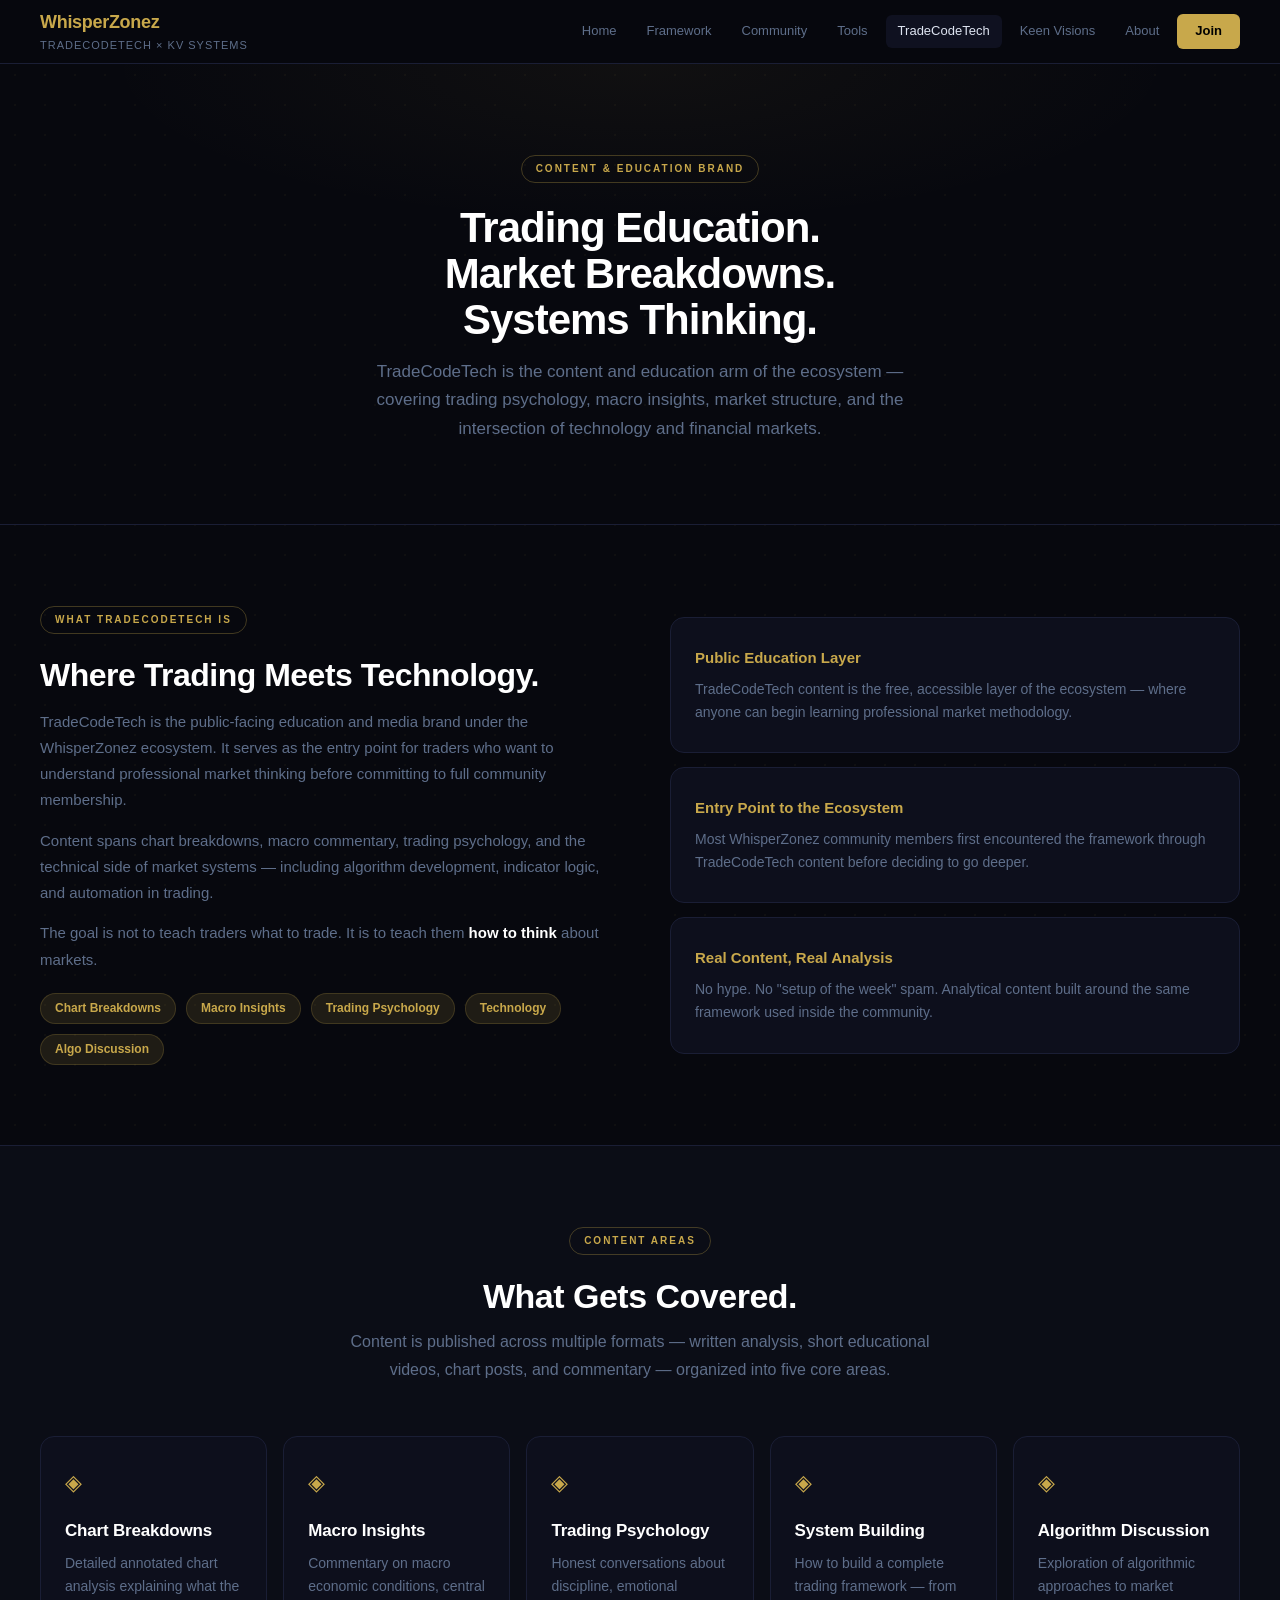
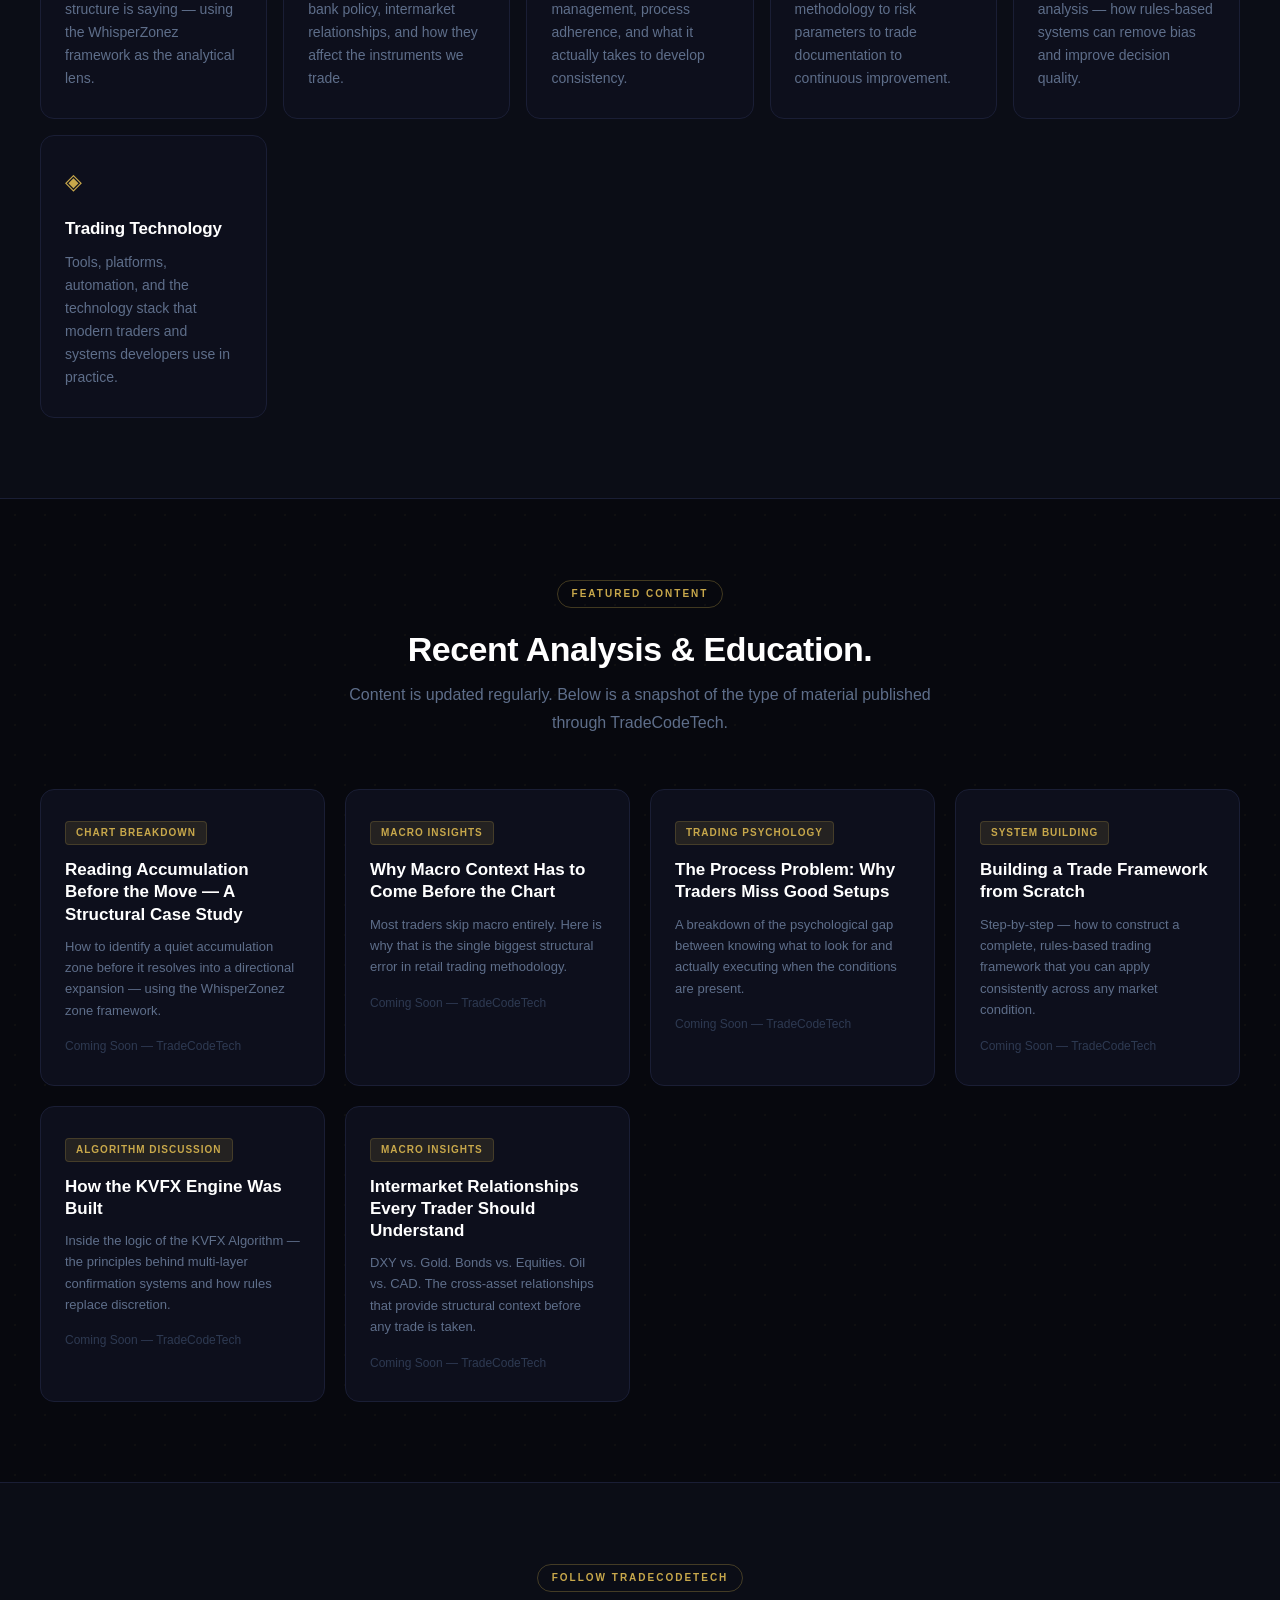
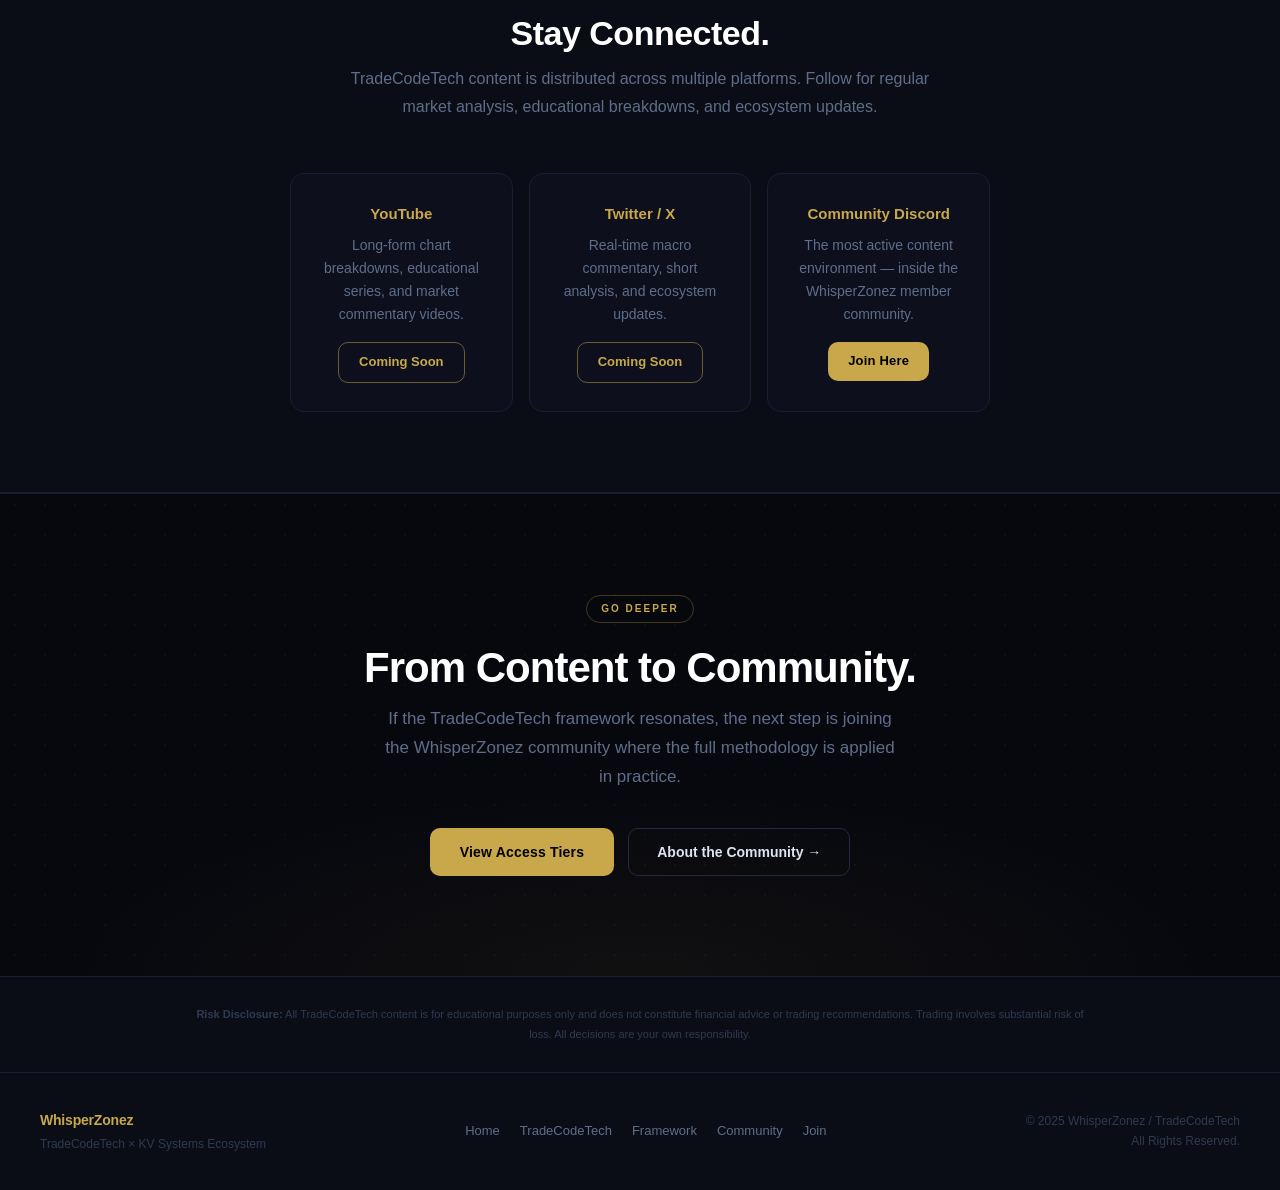
<file: tradecodetech.html>
<!DOCTYPE html>
<html lang="en">
<head>
    <meta charset="UTF-8" />
    <meta name="viewport" content="width=device-width, initial-scale=1.0" />
    <title>TradeCodeTech — Trading Education & Market Analysis</title>
    <link rel="stylesheet" href="wz-main.css" />
</head>

<body>

<nav class="navbar">
    <div class="nav-brand">
        <div>
            <div class="nav-brand-name">WhisperZonez</div>
            <div class="nav-brand-sub">TradeCodeTech × KV Systems</div>
        </div>
    </div>
    <div class="nav-links">
        <a href="index.html">Home</a>
        <a href="framework.html">Framework</a>
        <a href="community.html">Community</a>
        <a href="tools.html">Tools</a>
        <a href="tradecodetech.html" class="active">TradeCodeTech</a>
        <a href="keen-visions.html">Keen Visions</a>
        <a href="about.html">About</a>
        <a href="join.html" class="nav-join">Join</a>
    </div>
    <button class="menu-btn" id="menu-btn">☰</button>
</nav>

<div class="mobile-nav" id="mobile-nav">
    <a href="index.html">Home</a>
    <a href="framework.html">Framework</a>
    <a href="community.html">Community</a>
    <a href="tools.html">Tools</a>
    <a href="tradecodetech.html" class="active">TradeCodeTech</a>
    <a href="keen-visions.html">Keen Visions</a>
    <a href="about.html">About</a>
    <a href="join.html" class="nav-join">Join</a>
</div>

<!-- HERO -->
<section class="hero-sm fade">
    <div class="eyebrow">Content & Education Brand</div>
    <h1>Trading Education.<br>Market Breakdowns.<br>Systems Thinking.</h1>
    <p>
        TradeCodeTech is the content and education arm of the ecosystem —
        covering trading psychology, macro insights, market structure,
        and the intersection of technology and financial markets.
    </p>
</section>

<!-- ABOUT TRADECODETECH -->
<section class="section fade">
    <div class="split">
        <div class="split-text">
            <div class="eyebrow">What TradeCodeTech Is</div>
            <h2>Where Trading Meets Technology.</h2>
            <p>
                TradeCodeTech is the public-facing education and media brand under the WhisperZonez ecosystem.
                It serves as the entry point for traders who want to understand professional market thinking
                before committing to full community membership.
            </p>
            <p>
                Content spans chart breakdowns, macro commentary, trading psychology, and the technical
                side of market systems — including algorithm development, indicator logic, and
                automation in trading.
            </p>
            <p>
                The goal is not to teach traders what to trade.
                It is to teach them <strong style="color:#fff;">how to think</strong> about markets.
            </p>
            <div class="tag-row" style="margin-top:20px;">
                <span class="tag">Chart Breakdowns</span>
                <span class="tag">Macro Insights</span>
                <span class="tag">Trading Psychology</span>
                <span class="tag">Technology</span>
                <span class="tag">Algo Discussion</span>
            </div>
        </div>
        <div>
            <div class="card" style="margin-bottom:14px;">
                <h4>Public Education Layer</h4>
                <p>TradeCodeTech content is the free, accessible layer of the ecosystem — where anyone can begin learning professional market methodology.</p>
            </div>
            <div class="card" style="margin-bottom:14px;">
                <h4>Entry Point to the Ecosystem</h4>
                <p>Most WhisperZonez community members first encountered the framework through TradeCodeTech content before deciding to go deeper.</p>
            </div>
            <div class="card">
                <h4>Real Content, Real Analysis</h4>
                <p>No hype. No "setup of the week" spam. Analytical content built around the same framework used inside the community.</p>
            </div>
        </div>
    </div>
</section>

<!-- CONTENT CATEGORIES -->
<section class="section-alt fade">
    <div style="text-align:center;">
        <div class="eyebrow">Content Areas</div>
        <h2>What Gets Covered.</h2>
        <p class="section-sub">
            Content is published across multiple formats — written analysis, short educational videos,
            chart posts, and commentary — organized into five core areas.
        </p>
    </div>

    <div class="grid-auto-sm">
        <div class="card">
            <div class="card-icon">◈</div>
            <h3>Chart Breakdowns</h3>
            <p>Detailed annotated chart analysis explaining what the structure is saying — using the WhisperZonez framework as the analytical lens.</p>
        </div>
        <div class="card">
            <div class="card-icon">◈</div>
            <h3>Macro Insights</h3>
            <p>Commentary on macro economic conditions, central bank policy, intermarket relationships, and how they affect the instruments we trade.</p>
        </div>
        <div class="card">
            <div class="card-icon">◈</div>
            <h3>Trading Psychology</h3>
            <p>Honest conversations about discipline, emotional management, process adherence, and what it actually takes to develop consistency.</p>
        </div>
        <div class="card">
            <div class="card-icon">◈</div>
            <h3>System Building</h3>
            <p>How to build a complete trading framework — from methodology to risk parameters to trade documentation to continuous improvement.</p>
        </div>
        <div class="card">
            <div class="card-icon">◈</div>
            <h3>Algorithm Discussion</h3>
            <p>Exploration of algorithmic approaches to market analysis — how rules-based systems can remove bias and improve decision quality.</p>
        </div>
        <div class="card">
            <div class="card-icon">◈</div>
            <h3>Trading Technology</h3>
            <p>Tools, platforms, automation, and the technology stack that modern traders and systems developers use in practice.</p>
        </div>
    </div>
</section>

<!-- FEATURED CONTENT (Placeholder cards) -->
<section class="section fade">
    <div style="text-align:center;">
        <div class="eyebrow">Featured Content</div>
        <h2>Recent Analysis & Education.</h2>
        <p class="section-sub">
            Content is updated regularly. Below is a snapshot of the type of material published through TradeCodeTech.
        </p>
    </div>

    <div class="grid-auto">
        <div class="content-card">
            <div class="content-tag">Chart Breakdown</div>
            <h3>Reading Accumulation Before the Move — A Structural Case Study</h3>
            <p>How to identify a quiet accumulation zone before it resolves into a directional expansion — using the WhisperZonez zone framework.</p>
            <div class="content-meta">Coming Soon — TradeCodeTech</div>
        </div>
        <div class="content-card">
            <div class="content-tag">Macro Insights</div>
            <h3>Why Macro Context Has to Come Before the Chart</h3>
            <p>Most traders skip macro entirely. Here is why that is the single biggest structural error in retail trading methodology.</p>
            <div class="content-meta">Coming Soon — TradeCodeTech</div>
        </div>
        <div class="content-card">
            <div class="content-tag">Trading Psychology</div>
            <h3>The Process Problem: Why Traders Miss Good Setups</h3>
            <p>A breakdown of the psychological gap between knowing what to look for and actually executing when the conditions are present.</p>
            <div class="content-meta">Coming Soon — TradeCodeTech</div>
        </div>
        <div class="content-card">
            <div class="content-tag">System Building</div>
            <h3>Building a Trade Framework from Scratch</h3>
            <p>Step-by-step — how to construct a complete, rules-based trading framework that you can apply consistently across any market condition.</p>
            <div class="content-meta">Coming Soon — TradeCodeTech</div>
        </div>
        <div class="content-card">
            <div class="content-tag">Algorithm Discussion</div>
            <h3>How the KVFX Engine Was Built</h3>
            <p>Inside the logic of the KVFX Algorithm — the principles behind multi-layer confirmation systems and how rules replace discretion.</p>
            <div class="content-meta">Coming Soon — TradeCodeTech</div>
        </div>
        <div class="content-card">
            <div class="content-tag">Macro Insights</div>
            <h3>Intermarket Relationships Every Trader Should Understand</h3>
            <p>DXY vs. Gold. Bonds vs. Equities. Oil vs. CAD. The cross-asset relationships that provide structural context before any trade is taken.</p>
            <div class="content-meta">Coming Soon — TradeCodeTech</div>
        </div>
    </div>
</section>

<!-- FOLLOW / CONNECT -->
<section class="section-alt fade" style="text-align:center;">
    <div class="eyebrow">Follow TradeCodeTech</div>
    <h2>Stay Connected.</h2>
    <p class="section-sub">
        TradeCodeTech content is distributed across multiple platforms.
        Follow for regular market analysis, educational breakdowns, and ecosystem updates.
    </p>

    <div class="grid-auto-sm" style="max-width:700px; margin:0 auto;">
        <div class="card" style="text-align:center;">
            <h4>YouTube</h4>
            <p>Long-form chart breakdowns, educational series, and market commentary videos.</p>
            <div style="margin-top:16px;">
                <a href="#" class="btn-outline-gold" style="font-size:13px; padding:9px 20px;">Coming Soon</a>
            </div>
        </div>
        <div class="card" style="text-align:center;">
            <h4>Twitter / X</h4>
            <p>Real-time macro commentary, short analysis, and ecosystem updates.</p>
            <div style="margin-top:16px;">
                <a href="#" class="btn-outline-gold" style="font-size:13px; padding:9px 20px;">Coming Soon</a>
            </div>
        </div>
        <div class="card" style="text-align:center;">
            <h4>Community Discord</h4>
            <p>The most active content environment — inside the WhisperZonez member community.</p>
            <div style="margin-top:16px;">
                <a href="join.html" class="btn-gold" style="font-size:13px; padding:9px 20px;">Join Here</a>
            </div>
        </div>
    </div>
</section>

<!-- CTA -->
<section class="cta-section fade">
    <div class="eyebrow">Go Deeper</div>
    <h2>From Content to Community.</h2>
    <p>
        If the TradeCodeTech framework resonates, the next step is joining the
        WhisperZonez community where the full methodology is applied in practice.
    </p>
    <div class="cta-row">
        <a href="join.html" class="btn-gold">View Access Tiers</a>
        <a href="community.html" class="btn-outline">About the Community →</a>
    </div>
</section>

<div class="disclaimer">
    <p>
        <strong>Risk Disclosure:</strong> All TradeCodeTech content is for educational purposes only and does not constitute financial advice or trading recommendations.
        Trading involves substantial risk of loss. All decisions are your own responsibility.
    </p>
</div>

<footer>
    <div class="footer-inner">
        <div>
            <div class="footer-brand">WhisperZonez</div>
            <div style="font-size:12px; color:var(--text-dim); margin-top:4px;">TradeCodeTech × KV Systems Ecosystem</div>
        </div>
        <div class="footer-links">
            <a href="index.html">Home</a>
            <a href="tradecodetech.html">TradeCodeTech</a>
            <a href="framework.html">Framework</a>
            <a href="community.html">Community</a>
            <a href="join.html">Join</a>
        </div>
        <div class="footer-copy">© 2025 WhisperZonez / TradeCodeTech<br>All Rights Reserved.</div>
    </div>
</footer>

<script src="wz-main.js"></script>
</body>
</html>
</file>
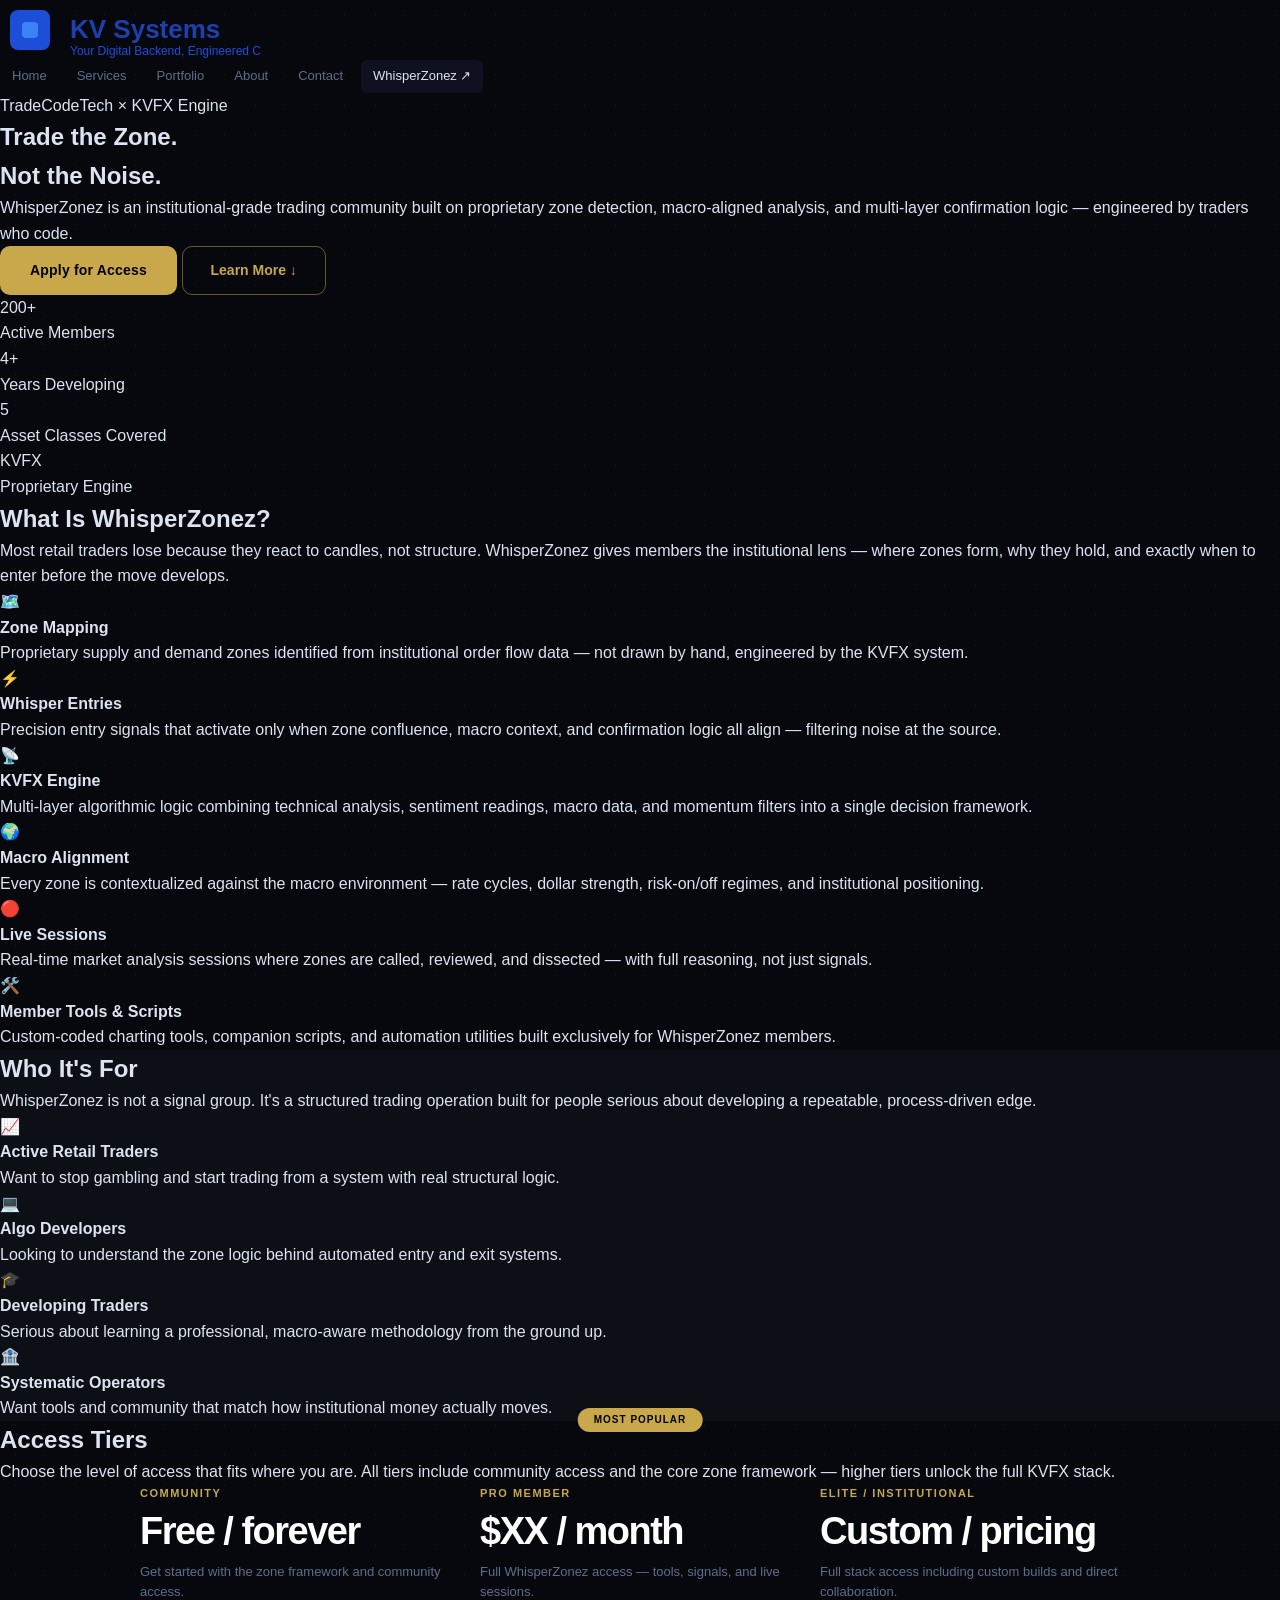
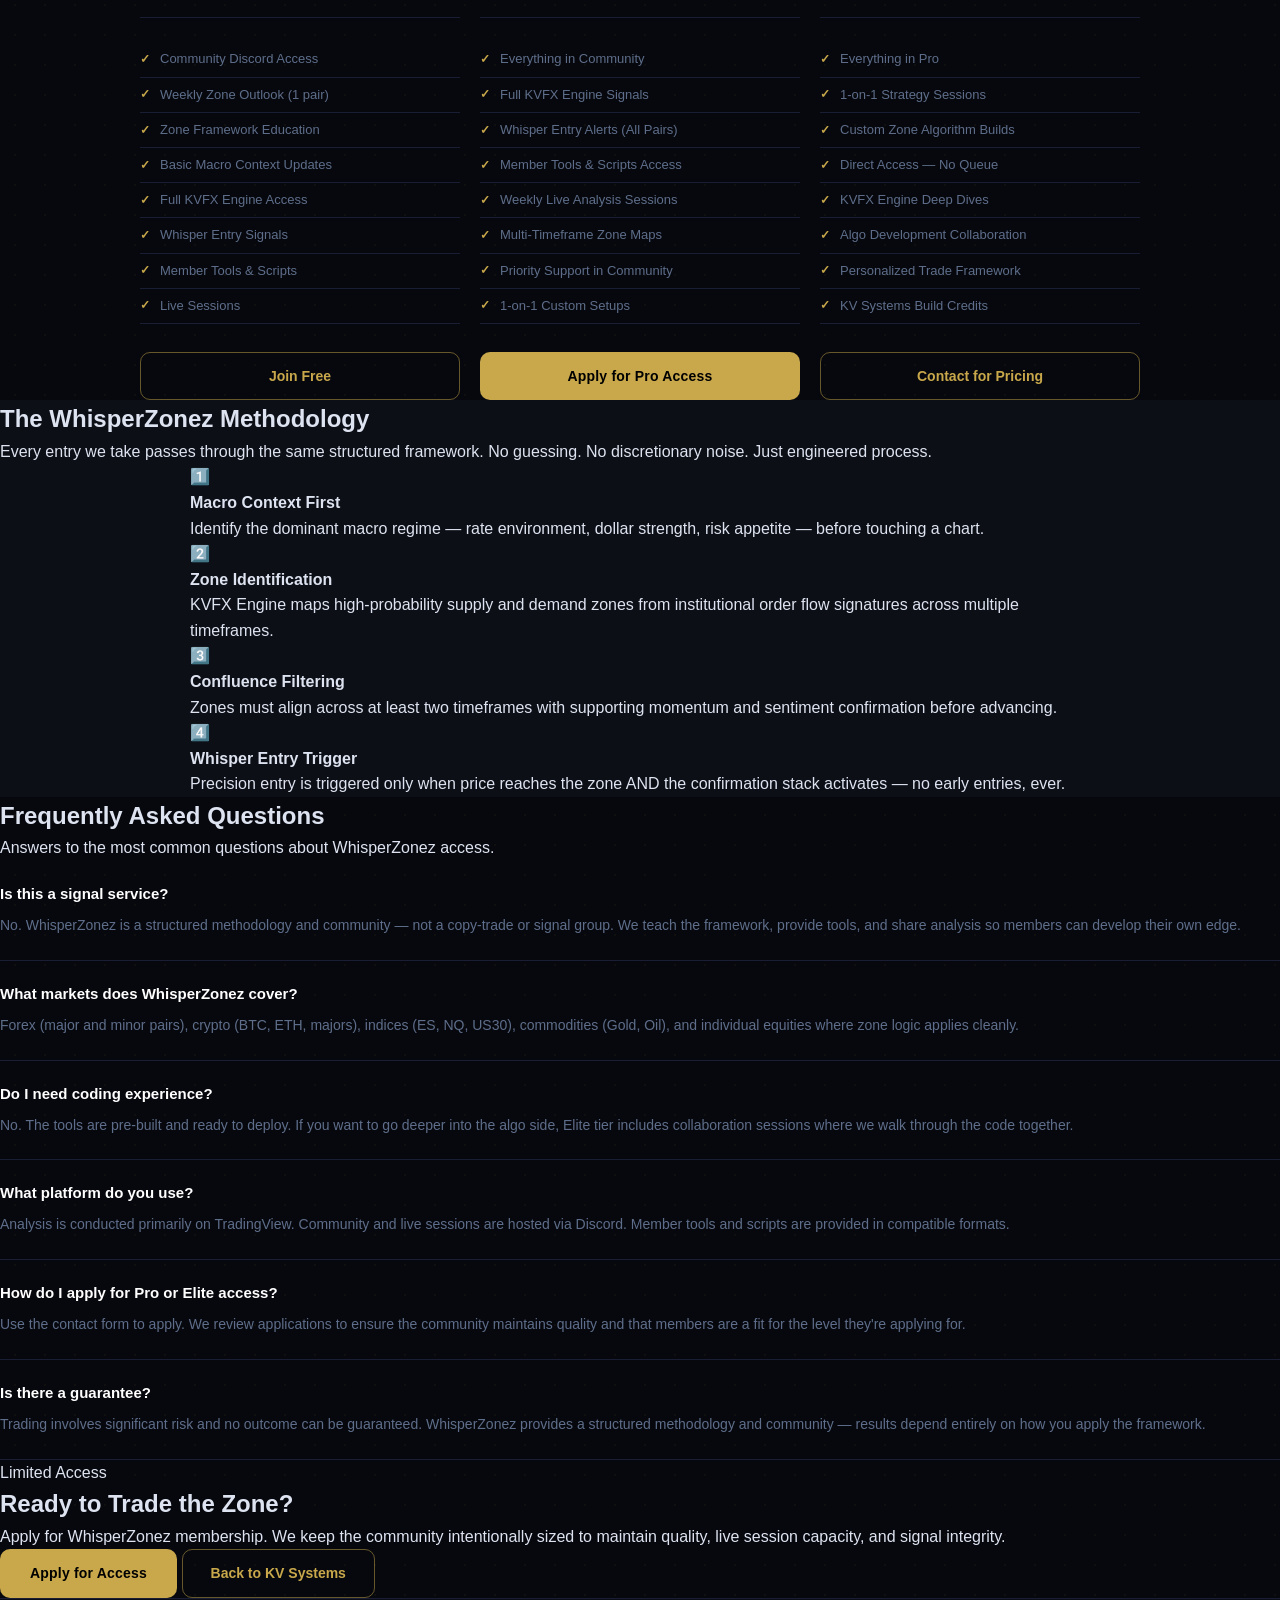
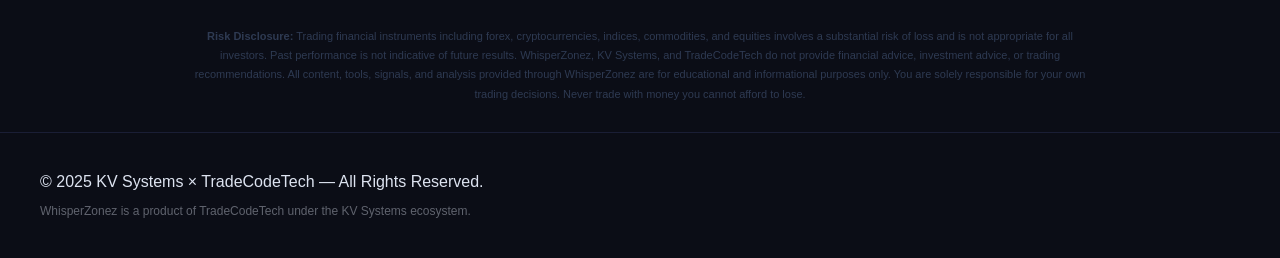
<file: whisperzonez.html>
<!DOCTYPE html>
<html lang="en">
<head>
    <meta charset="UTF-8" />
    <meta name="viewport" content="width=device-width, initial-scale=1.0" />
    <title>WhisperZonez — Trade the Zone. Not the Noise.</title>
    <link rel="stylesheet" href="style.css" />
</head>

<body class="wz-page">

<!-- NAVBAR -->
<header>
    <div class="nav-left">
        <img src="assets/logos/kv-systems-logo.svg" class="logo-img" alt="KV Systems Logo" />
        <div class="menu-btn" id="menu-btn">☰</div>
    </div>

    <nav class="nav-links">
        <a href="index.html">Home</a>
        <a href="services.html">Services</a>
        <a href="portfolio.html">Portfolio</a>
        <a href="about.html">About</a>
        <a href="contact.html">Contact</a>
        <a href="whisperzonez.html" class="nav-wz active">WhisperZonez ↗</a>
    </nav>
</header>

<!-- MOBILE NAV -->
<div class="mobile-nav" id="mobile-nav">
    <a href="index.html">Home</a>
    <a href="services.html">Services</a>
    <a href="portfolio.html">Portfolio</a>
    <a href="about.html">About</a>
    <a href="contact.html">Contact</a>
    <a href="whisperzonez.html" class="nav-wz">WhisperZonez ↗</a>
</div>

<!-- HERO -->
<section class="wz-hero fade">
    <div class="wz-eyebrow">TradeCodeTech × KVFX Engine</div>
    <h1>Trade the <span>Zone.</span><br>Not the Noise.</h1>
    <p>
        WhisperZonez is an institutional-grade trading community built on proprietary zone detection,
        macro-aligned analysis, and multi-layer confirmation logic — engineered by traders who code.
    </p>
    <div class="wz-cta-row">
        <a href="contact.html" class="btn-gold">Apply for Access</a>
        <a href="#what-is" class="btn-outline-gold">Learn More ↓</a>
    </div>
</section>

<!-- STATS BAR -->
<div class="wz-stats-bar">
    <div class="wz-stat-item">
        <div class="wz-stat-num">200+</div>
        <div class="wz-stat-label">Active Members</div>
    </div>
    <div class="wz-stat-item">
        <div class="wz-stat-num">4+</div>
        <div class="wz-stat-label">Years Developing</div>
    </div>
    <div class="wz-stat-item">
        <div class="wz-stat-num">5</div>
        <div class="wz-stat-label">Asset Classes Covered</div>
    </div>
    <div class="wz-stat-item">
        <div class="wz-stat-num">KVFX</div>
        <div class="wz-stat-label">Proprietary Engine</div>
    </div>
</div>

<!-- WHAT IS WHISPERZONEZ -->
<section class="wz-section fade" id="what-is">
    <h2>What Is WhisperZonez?</h2>
    <p class="wz-sub">
        Most retail traders lose because they react to candles, not structure.
        WhisperZonez gives members the institutional lens — where zones form, why they hold,
        and exactly when to enter before the move develops.
    </p>

    <div class="wz-feature-grid">
        <div class="wz-feature-card fade">
            <div class="wz-feature-icon">🗺️</div>
            <h4>Zone Mapping</h4>
            <p>
                Proprietary supply and demand zones identified from institutional order flow data —
                not drawn by hand, engineered by the KVFX system.
            </p>
        </div>

        <div class="wz-feature-card fade">
            <div class="wz-feature-icon">⚡</div>
            <h4>Whisper Entries</h4>
            <p>
                Precision entry signals that activate only when zone confluence, macro context,
                and confirmation logic all align — filtering noise at the source.
            </p>
        </div>

        <div class="wz-feature-card fade">
            <div class="wz-feature-icon">📡</div>
            <h4>KVFX Engine</h4>
            <p>
                Multi-layer algorithmic logic combining technical analysis, sentiment readings,
                macro data, and momentum filters into a single decision framework.
            </p>
        </div>

        <div class="wz-feature-card fade">
            <div class="wz-feature-icon">🌍</div>
            <h4>Macro Alignment</h4>
            <p>
                Every zone is contextualized against the macro environment —
                rate cycles, dollar strength, risk-on/off regimes, and institutional positioning.
            </p>
        </div>

        <div class="wz-feature-card fade">
            <div class="wz-feature-icon">🔴</div>
            <h4>Live Sessions</h4>
            <p>
                Real-time market analysis sessions where zones are called, reviewed, and
                dissected — with full reasoning, not just signals.
            </p>
        </div>

        <div class="wz-feature-card fade">
            <div class="wz-feature-icon">🛠️</div>
            <h4>Member Tools &amp; Scripts</h4>
            <p>
                Custom-coded charting tools, companion scripts, and automation utilities
                built exclusively for WhisperZonez members.
            </p>
        </div>
    </div>
</section>

<!-- WHO IT'S FOR -->
<section class="wz-section fade" style="background:#0d0f16;">
    <h2>Who It's For</h2>
    <p class="wz-sub">
        WhisperZonez is not a signal group. It's a structured trading operation
        built for people serious about developing a repeatable, process-driven edge.
    </p>

    <div class="for-grid">
        <div class="for-card">
            <div class="for-icon">📈</div>
            <h4>Active Retail Traders</h4>
            <p>Want to stop gambling and start trading from a system with real structural logic.</p>
        </div>
        <div class="for-card">
            <div class="for-icon">💻</div>
            <h4>Algo Developers</h4>
            <p>Looking to understand the zone logic behind automated entry and exit systems.</p>
        </div>
        <div class="for-card">
            <div class="for-icon">🎓</div>
            <h4>Developing Traders</h4>
            <p>Serious about learning a professional, macro-aware methodology from the ground up.</p>
        </div>
        <div class="for-card">
            <div class="for-icon">🏦</div>
            <h4>Systematic Operators</h4>
            <p>Want tools and community that match how institutional money actually moves.</p>
        </div>
    </div>
</section>

<!-- ACCESS TIERS -->
<section class="wz-section fade" id="access">
    <h2>Access Tiers</h2>
    <p class="wz-sub">
        Choose the level of access that fits where you are. All tiers include community access
        and the core zone framework — higher tiers unlock the full KVFX stack.
    </p>

    <div class="tier-grid">

        <!-- TIER 1: Community -->
        <div class="tier-card">
            <div class="tier-name">Community</div>
            <div class="tier-price">Free <span>/ forever</span></div>
            <div class="tier-desc">Get started with the zone framework and community access.</div>
            <ul class="tier-list">
                <li>Community Discord Access</li>
                <li>Weekly Zone Outlook (1 pair)</li>
                <li>Zone Framework Education</li>
                <li>Basic Macro Context Updates</li>
                <li class="tier-muted">Full KVFX Engine Access</li>
                <li class="tier-muted">Whisper Entry Signals</li>
                <li class="tier-muted">Member Tools &amp; Scripts</li>
                <li class="tier-muted">Live Sessions</li>
            </ul>
            <a href="contact.html" class="btn-outline-gold" style="width:100%; text-align:center; box-sizing:border-box;">Join Free</a>
        </div>

        <!-- TIER 2: Pro — FEATURED -->
        <div class="tier-card tier-featured">
            <div class="tier-badge">Most Popular</div>
            <div class="tier-name">Pro Member</div>
            <div class="tier-price">$XX <span>/ month</span></div>
            <div class="tier-desc">Full WhisperZonez access — tools, signals, and live sessions.</div>
            <ul class="tier-list">
                <li>Everything in Community</li>
                <li>Full KVFX Engine Signals</li>
                <li>Whisper Entry Alerts (All Pairs)</li>
                <li>Member Tools &amp; Scripts Access</li>
                <li>Weekly Live Analysis Sessions</li>
                <li>Multi-Timeframe Zone Maps</li>
                <li>Priority Support in Community</li>
                <li class="tier-muted">1-on-1 Custom Setups</li>
            </ul>
            <a href="contact.html" class="btn-gold" style="width:100%; text-align:center; box-sizing:border-box;">Apply for Pro Access</a>
        </div>

        <!-- TIER 3: Elite -->
        <div class="tier-card">
            <div class="tier-name">Elite / Institutional</div>
            <div class="tier-price">Custom <span>/ pricing</span></div>
            <div class="tier-desc">Full stack access including custom builds and direct collaboration.</div>
            <ul class="tier-list">
                <li>Everything in Pro</li>
                <li>1-on-1 Strategy Sessions</li>
                <li>Custom Zone Algorithm Builds</li>
                <li>Direct Access — No Queue</li>
                <li>KVFX Engine Deep Dives</li>
                <li>Algo Development Collaboration</li>
                <li>Personalized Trade Framework</li>
                <li>KV Systems Build Credits</li>
            </ul>
            <a href="contact.html" class="btn-outline-gold" style="width:100%; text-align:center; box-sizing:border-box;">Contact for Pricing</a>
        </div>

    </div>
</section>

<!-- METHODOLOGY TEASER -->
<section class="wz-section fade" style="background:#0d0f16;">
    <h2>The WhisperZonez Methodology</h2>
    <p class="wz-sub">
        Every entry we take passes through the same structured framework.
        No guessing. No discretionary noise. Just engineered process.
    </p>

    <div class="wz-feature-grid" style="max-width:900px; margin:0 auto;">
        <div class="wz-feature-card">
            <div class="wz-feature-icon">1️⃣</div>
            <h4>Macro Context First</h4>
            <p>Identify the dominant macro regime — rate environment, dollar strength, risk appetite — before touching a chart.</p>
        </div>
        <div class="wz-feature-card">
            <div class="wz-feature-icon">2️⃣</div>
            <h4>Zone Identification</h4>
            <p>KVFX Engine maps high-probability supply and demand zones from institutional order flow signatures across multiple timeframes.</p>
        </div>
        <div class="wz-feature-card">
            <div class="wz-feature-icon">3️⃣</div>
            <h4>Confluence Filtering</h4>
            <p>Zones must align across at least two timeframes with supporting momentum and sentiment confirmation before advancing.</p>
        </div>
        <div class="wz-feature-card">
            <div class="wz-feature-icon">4️⃣</div>
            <h4>Whisper Entry Trigger</h4>
            <p>Precision entry is triggered only when price reaches the zone AND the confirmation stack activates — no early entries, ever.</p>
        </div>
    </div>
</section>

<!-- FAQ -->
<section class="wz-section fade">
    <h2>Frequently Asked Questions</h2>
    <p class="wz-sub">Answers to the most common questions about WhisperZonez access.</p>

    <div class="wz-faq">
        <div class="faq-item">
            <h4>Is this a signal service?</h4>
            <p>
                No. WhisperZonez is a structured methodology and community — not a copy-trade or signal group.
                We teach the framework, provide tools, and share analysis so members can develop their own edge.
            </p>
        </div>
        <div class="faq-item">
            <h4>What markets does WhisperZonez cover?</h4>
            <p>
                Forex (major and minor pairs), crypto (BTC, ETH, majors), indices (ES, NQ, US30), commodities (Gold, Oil),
                and individual equities where zone logic applies cleanly.
            </p>
        </div>
        <div class="faq-item">
            <h4>Do I need coding experience?</h4>
            <p>
                No. The tools are pre-built and ready to deploy. If you want to go deeper into the algo side,
                Elite tier includes collaboration sessions where we walk through the code together.
            </p>
        </div>
        <div class="faq-item">
            <h4>What platform do you use?</h4>
            <p>
                Analysis is conducted primarily on TradingView. Community and live sessions are hosted via Discord.
                Member tools and scripts are provided in compatible formats.
            </p>
        </div>
        <div class="faq-item">
            <h4>How do I apply for Pro or Elite access?</h4>
            <p>
                Use the contact form to apply. We review applications to ensure the community maintains quality
                and that members are a fit for the level they're applying for.
            </p>
        </div>
        <div class="faq-item">
            <h4>Is there a guarantee?</h4>
            <p>
                Trading involves significant risk and no outcome can be guaranteed. WhisperZonez provides a
                structured methodology and community — results depend entirely on how you apply the framework.
            </p>
        </div>
    </div>
</section>

<!-- CTA -->
<section class="wz-cta-section fade">
    <div class="wz-eyebrow">Limited Access</div>
    <h2>Ready to Trade the Zone?</h2>
    <p>
        Apply for WhisperZonez membership. We keep the community intentionally sized
        to maintain quality, live session capacity, and signal integrity.
    </p>
    <div class="wz-cta-row">
        <a href="contact.html" class="btn-gold">Apply for Access</a>
        <a href="index.html" class="btn-outline-gold">Back to KV Systems</a>
    </div>
</section>

<!-- TRADING DISCLAIMER -->
<div class="disclaimer">
    <p>
        <strong>Risk Disclosure:</strong> Trading financial instruments including forex, cryptocurrencies, indices, commodities, and equities
        involves a substantial risk of loss and is not appropriate for all investors. Past performance is not indicative of future results.
        WhisperZonez, KV Systems, and TradeCodeTech do not provide financial advice, investment advice, or trading recommendations.
        All content, tools, signals, and analysis provided through WhisperZonez are for educational and informational purposes only.
        You are solely responsible for your own trading decisions. Never trade with money you cannot afford to lose.
    </p>
</div>

<!-- FOOTER -->
<footer>
    <p>© 2025 KV Systems × TradeCodeTech — All Rights Reserved.</p>
    <p style="font-size:12px; opacity:0.4; margin-top:8px;">
        WhisperZonez is a product of TradeCodeTech under the KV Systems ecosystem.
    </p>
</footer>

<script src="script.js"></script>
</body>
</html>
</file>
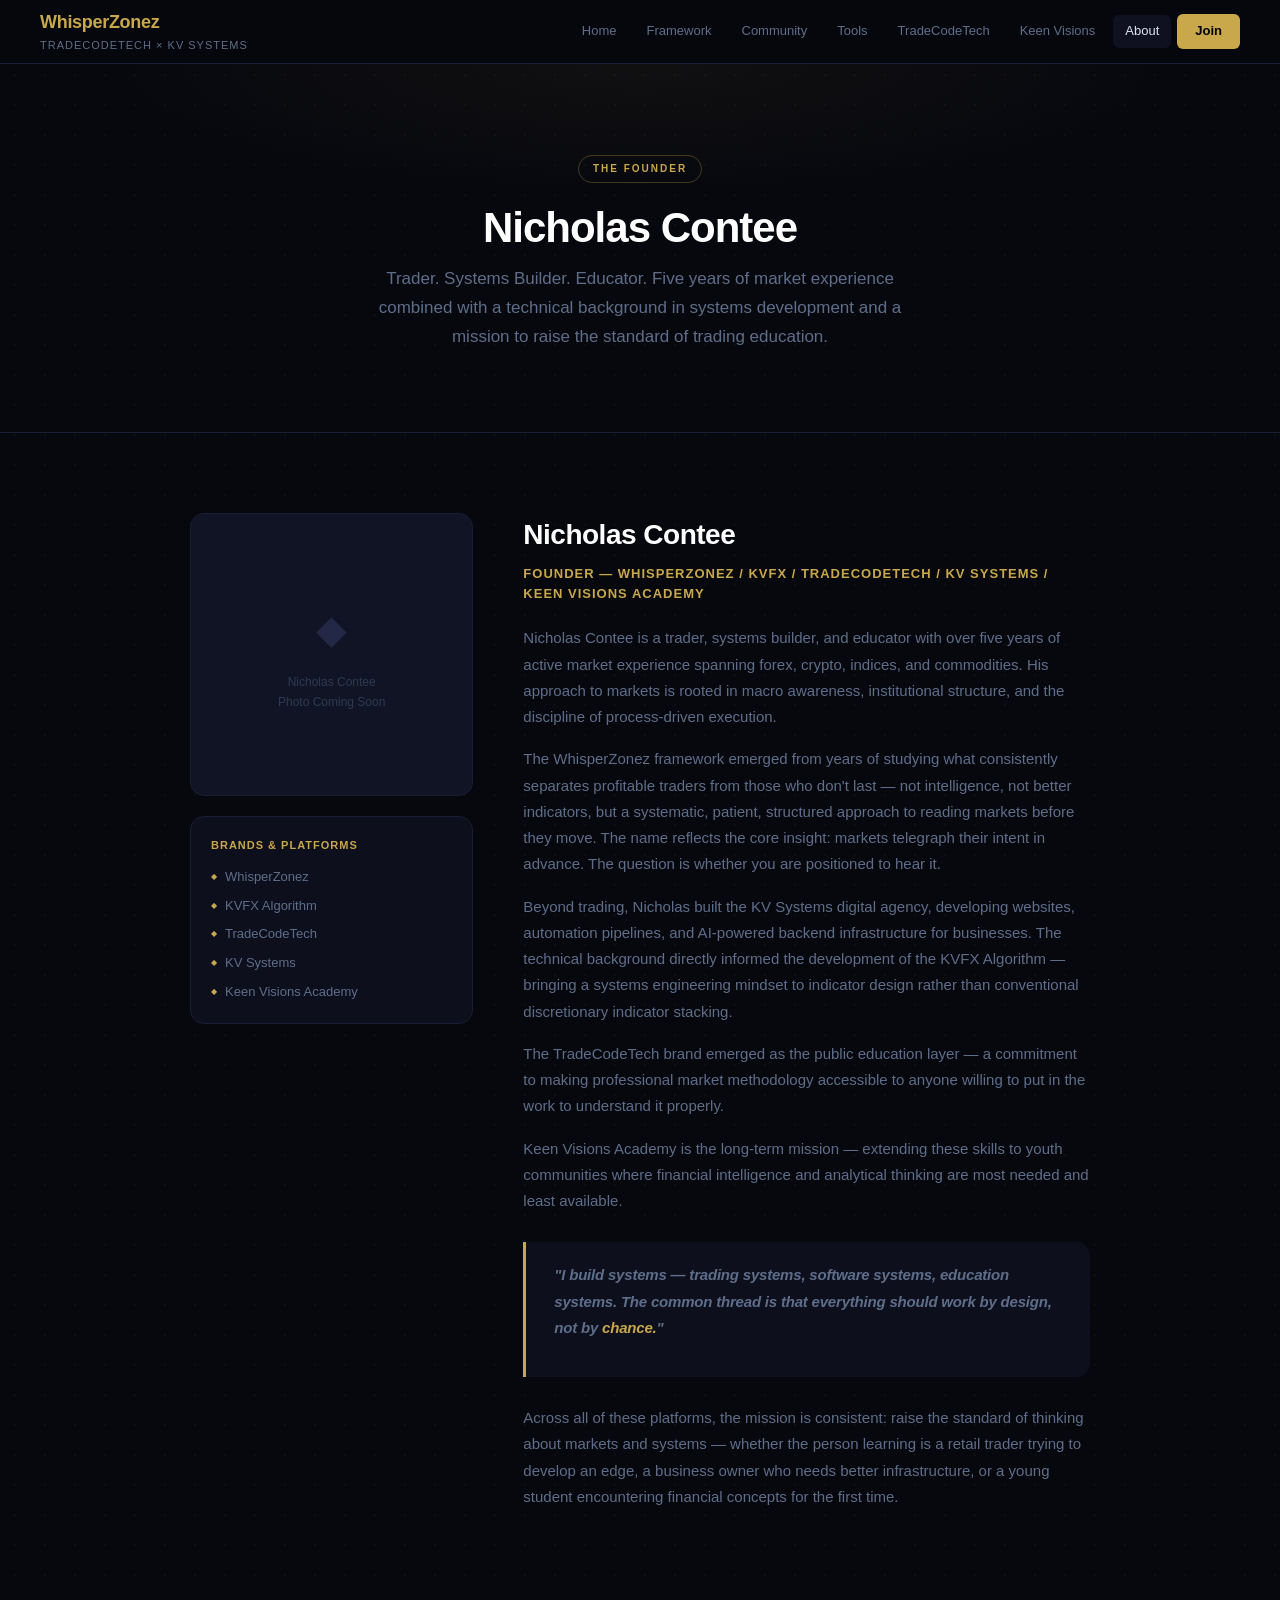
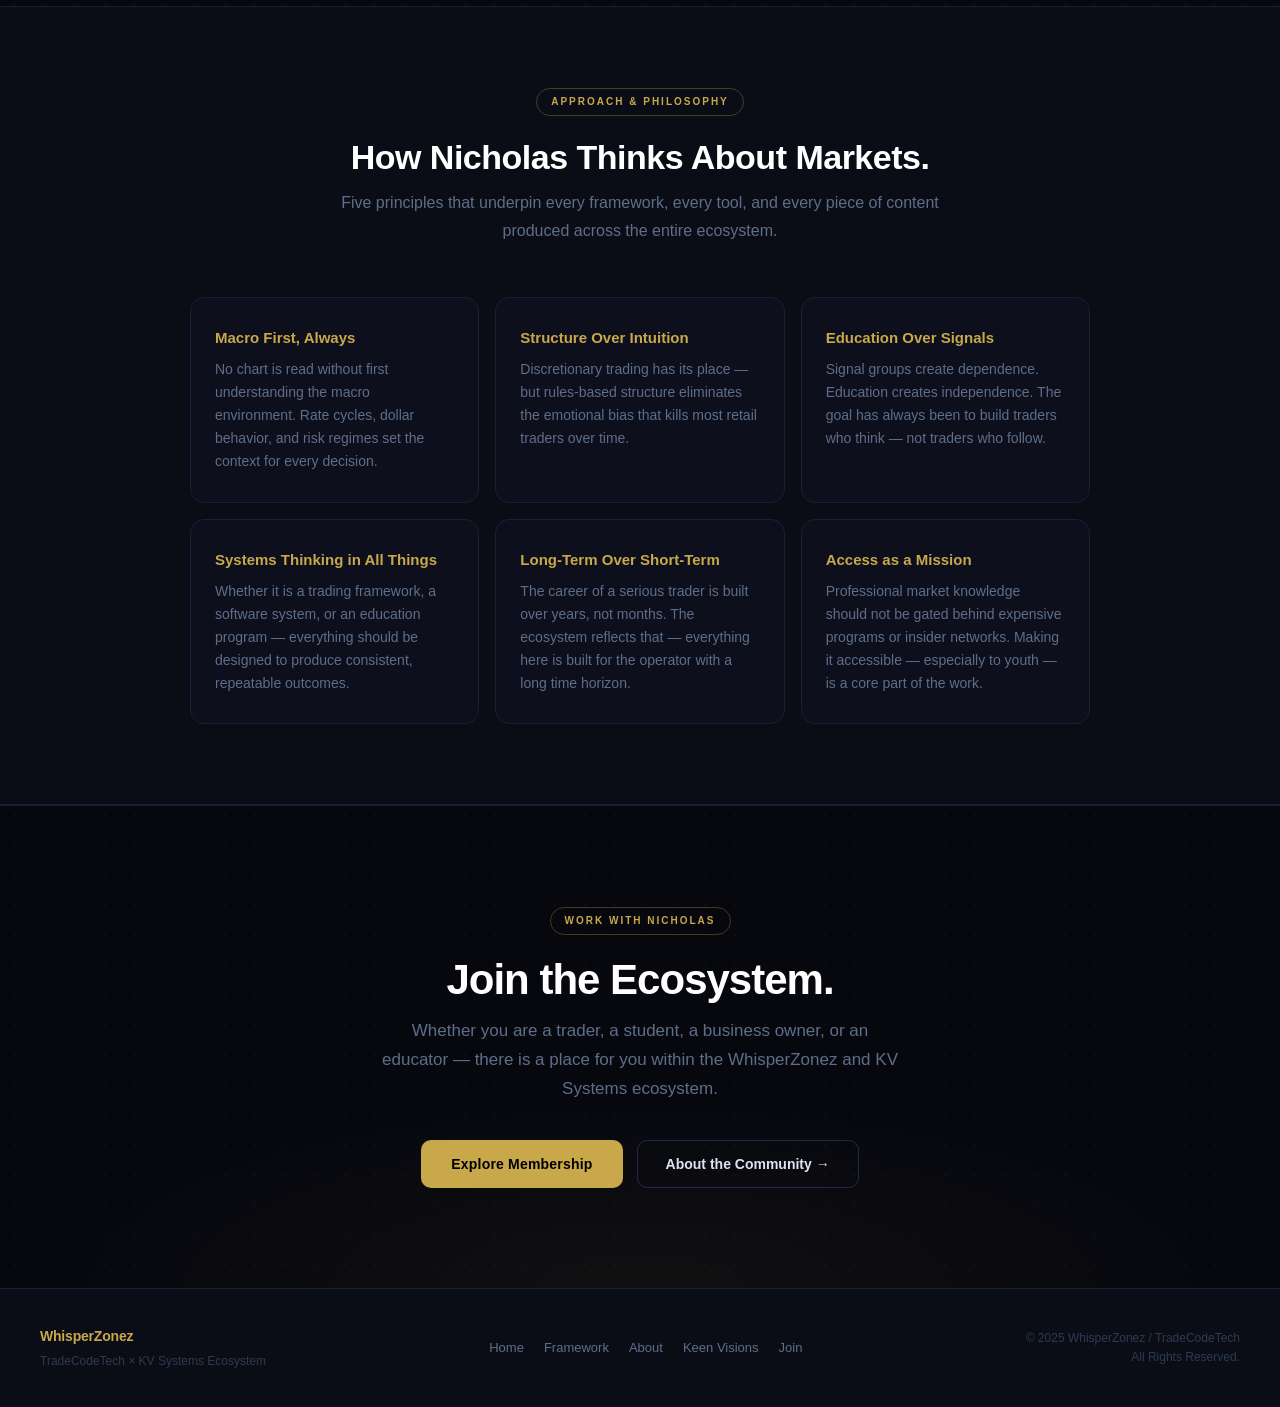
<file: whisperzonez-site/about.html>
<!DOCTYPE html>
<html lang="en">
<head>
    <meta charset="UTF-8" />
    <meta name="viewport" content="width=device-width, initial-scale=1.0" />
    <title>About Nicholas Contee — WhisperZonez Founder</title>
    <link rel="stylesheet" href="wz-main.css" />
</head>

<body>

<nav class="navbar">
    <div class="nav-brand">
        <div>
            <div class="nav-brand-name">WhisperZonez</div>
            <div class="nav-brand-sub">TradeCodeTech × KV Systems</div>
        </div>
    </div>
    <div class="nav-links">
        <a href="index.html">Home</a>
        <a href="framework.html">Framework</a>
        <a href="community.html">Community</a>
        <a href="tools.html">Tools</a>
        <a href="tradecodetech.html">TradeCodeTech</a>
        <a href="keen-visions.html">Keen Visions</a>
        <a href="about.html" class="active">About</a>
        <a href="join.html" class="nav-join">Join</a>
    </div>
    <button class="menu-btn" id="menu-btn">☰</button>
</nav>

<div class="mobile-nav" id="mobile-nav">
    <a href="index.html">Home</a>
    <a href="framework.html">Framework</a>
    <a href="community.html">Community</a>
    <a href="tools.html">Tools</a>
    <a href="tradecodetech.html">TradeCodeTech</a>
    <a href="keen-visions.html">Keen Visions</a>
    <a href="about.html" class="active">About</a>
    <a href="join.html" class="nav-join">Join</a>
</div>

<!-- HERO -->
<section class="hero-sm fade">
    <div class="eyebrow">The Founder</div>
    <h1>Nicholas Contee</h1>
    <p>
        Trader. Systems Builder. Educator.
        Five years of market experience combined with a technical background
        in systems development and a mission to raise the standard of trading education.
    </p>
</section>

<!-- FOUNDER SECTION -->
<section class="section fade">
    <div class="founder-block">
        <div>
            <div class="founder-photo" style="min-height:260px;">
                <!-- Replace with actual photo -->
                <div style="padding:20px; text-align:center; color:var(--text-dim);">
                    <div style="font-size:40px; color:var(--border-lt); margin-bottom:12px;">◆</div>
                    <div style="font-size:12px;">Nicholas Contee<br>Photo Coming Soon</div>
                </div>
            </div>

            <div style="margin-top:20px;">
                <div class="card" style="padding:20px;">
                    <div style="font-size:11px; color:var(--gold); font-weight:700; text-transform:uppercase; letter-spacing:1px; margin-bottom:12px;">Brands & Platforms</div>
                    <ul style="list-style:none; display:flex; flex-direction:column; gap:8px;">
                        <li style="font-size:13px; color:var(--text-muted); display:flex; align-items:center; gap:8px;">
                            <span style="color:var(--gold); font-size:8px;">◆</span> WhisperZonez
                        </li>
                        <li style="font-size:13px; color:var(--text-muted); display:flex; align-items:center; gap:8px;">
                            <span style="color:var(--gold); font-size:8px;">◆</span> KVFX Algorithm
                        </li>
                        <li style="font-size:13px; color:var(--text-muted); display:flex; align-items:center; gap:8px;">
                            <span style="color:var(--gold); font-size:8px;">◆</span> TradeCodeTech
                        </li>
                        <li style="font-size:13px; color:var(--text-muted); display:flex; align-items:center; gap:8px;">
                            <span style="color:var(--gold); font-size:8px;">◆</span> KV Systems
                        </li>
                        <li style="font-size:13px; color:var(--text-muted); display:flex; align-items:center; gap:8px;">
                            <span style="color:var(--gold); font-size:8px;">◆</span> Keen Visions Academy
                        </li>
                    </ul>
                </div>
            </div>
        </div>

        <div class="founder-bio">
            <h3>Nicholas Contee</h3>
            <div class="founder-title">Founder — WhisperZonez / KVFX / TradeCodeTech / KV Systems / Keen Visions Academy</div>

            <p>
                Nicholas Contee is a trader, systems builder, and educator with over five years of active market experience
                spanning forex, crypto, indices, and commodities. His approach to markets is rooted in macro awareness,
                institutional structure, and the discipline of process-driven execution.
            </p>

            <p>
                The WhisperZonez framework emerged from years of studying what consistently separates
                profitable traders from those who don't last — not intelligence, not better indicators,
                but a systematic, patient, structured approach to reading markets before they move.
                The name reflects the core insight: markets telegraph their intent in advance.
                The question is whether you are positioned to hear it.
            </p>

            <p>
                Beyond trading, Nicholas built the KV Systems digital agency, developing websites,
                automation pipelines, and AI-powered backend infrastructure for businesses.
                The technical background directly informed the development of the KVFX Algorithm —
                bringing a systems engineering mindset to indicator design rather than
                conventional discretionary indicator stacking.
            </p>

            <p>
                The TradeCodeTech brand emerged as the public education layer — a commitment to
                making professional market methodology accessible to anyone willing to put in
                the work to understand it properly.
            </p>

            <p>
                Keen Visions Academy is the long-term mission — extending these skills to youth
                communities where financial intelligence and analytical thinking are most needed
                and least available.
            </p>

            <div class="pull-quote" style="margin:28px 0;">
                <p>"I build systems — trading systems, software systems, education systems.
                The common thread is that everything should work by design,
                not by <span>chance.</span>"</p>
            </div>

            <p>
                Across all of these platforms, the mission is consistent:
                raise the standard of thinking about markets and systems —
                whether the person learning is a retail trader trying to develop an edge,
                a business owner who needs better infrastructure, or a young student
                encountering financial concepts for the first time.
            </p>
        </div>
    </div>
</section>

<!-- THE APPROACH -->
<section class="section-alt fade">
    <div style="text-align:center;">
        <div class="eyebrow">Approach & Philosophy</div>
        <h2>How Nicholas Thinks About Markets.</h2>
        <p class="section-sub">
            Five principles that underpin every framework, every tool, and every piece of content
            produced across the entire ecosystem.
        </p>
    </div>

    <div class="grid-auto-sm" style="max-width:900px; margin:0 auto;">
        <div class="card">
            <h4>Macro First, Always</h4>
            <p>No chart is read without first understanding the macro environment. Rate cycles, dollar behavior, and risk regimes set the context for every decision.</p>
        </div>
        <div class="card">
            <h4>Structure Over Intuition</h4>
            <p>Discretionary trading has its place — but rules-based structure eliminates the emotional bias that kills most retail traders over time.</p>
        </div>
        <div class="card">
            <h4>Education Over Signals</h4>
            <p>Signal groups create dependence. Education creates independence. The goal has always been to build traders who think — not traders who follow.</p>
        </div>
        <div class="card">
            <h4>Systems Thinking in All Things</h4>
            <p>Whether it is a trading framework, a software system, or an education program — everything should be designed to produce consistent, repeatable outcomes.</p>
        </div>
        <div class="card">
            <h4>Long-Term Over Short-Term</h4>
            <p>The career of a serious trader is built over years, not months. The ecosystem reflects that — everything here is built for the operator with a long time horizon.</p>
        </div>
        <div class="card">
            <h4>Access as a Mission</h4>
            <p>Professional market knowledge should not be gated behind expensive programs or insider networks. Making it accessible — especially to youth — is a core part of the work.</p>
        </div>
    </div>
</section>

<!-- CTA -->
<section class="cta-section fade">
    <div class="eyebrow">Work With Nicholas</div>
    <h2>Join the Ecosystem.</h2>
    <p>
        Whether you are a trader, a student, a business owner, or an educator —
        there is a place for you within the WhisperZonez and KV Systems ecosystem.
    </p>
    <div class="cta-row">
        <a href="join.html" class="btn-gold">Explore Membership</a>
        <a href="community.html" class="btn-outline">About the Community →</a>
    </div>
</section>

<footer>
    <div class="footer-inner">
        <div>
            <div class="footer-brand">WhisperZonez</div>
            <div style="font-size:12px; color:var(--text-dim); margin-top:4px;">TradeCodeTech × KV Systems Ecosystem</div>
        </div>
        <div class="footer-links">
            <a href="index.html">Home</a>
            <a href="framework.html">Framework</a>
            <a href="about.html">About</a>
            <a href="keen-visions.html">Keen Visions</a>
            <a href="join.html">Join</a>
        </div>
        <div class="footer-copy">© 2025 WhisperZonez / TradeCodeTech<br>All Rights Reserved.</div>
    </div>
</footer>

<script src="wz-main.js"></script>
</body>
</html>
</file>
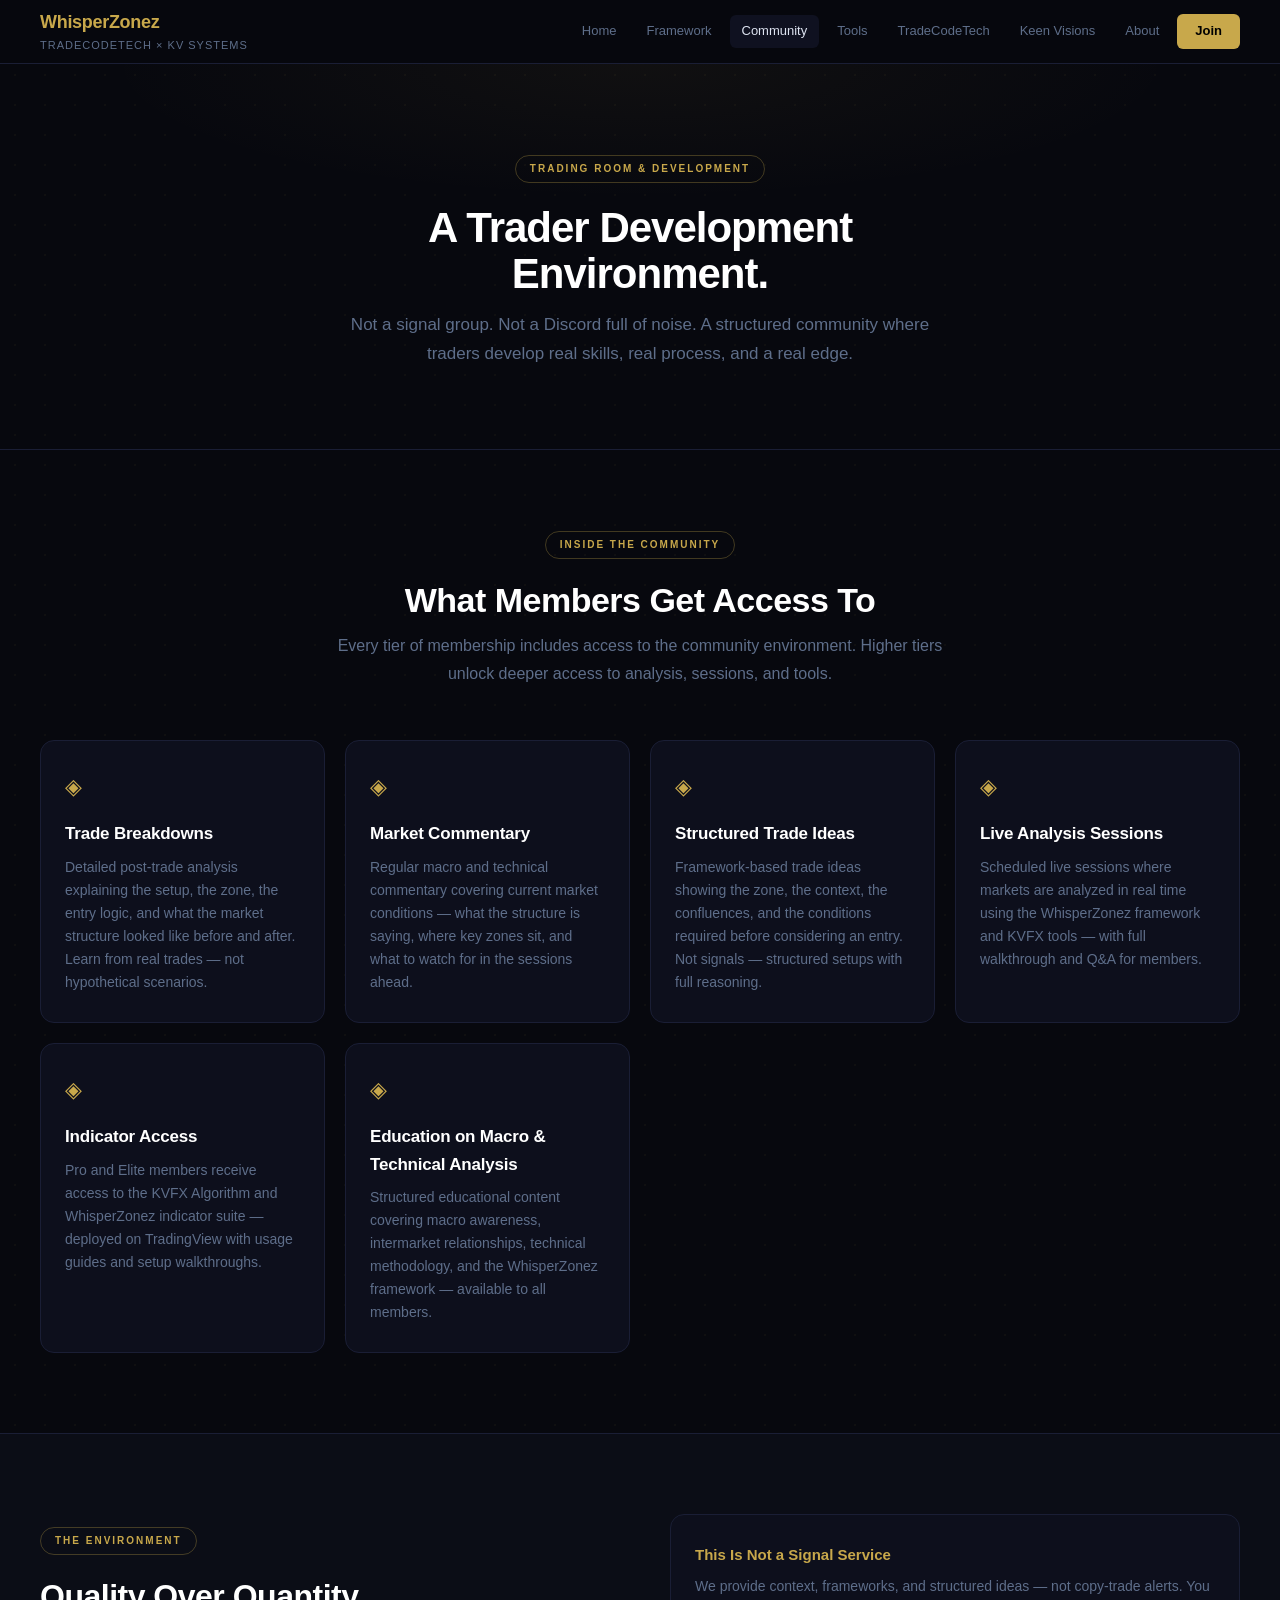
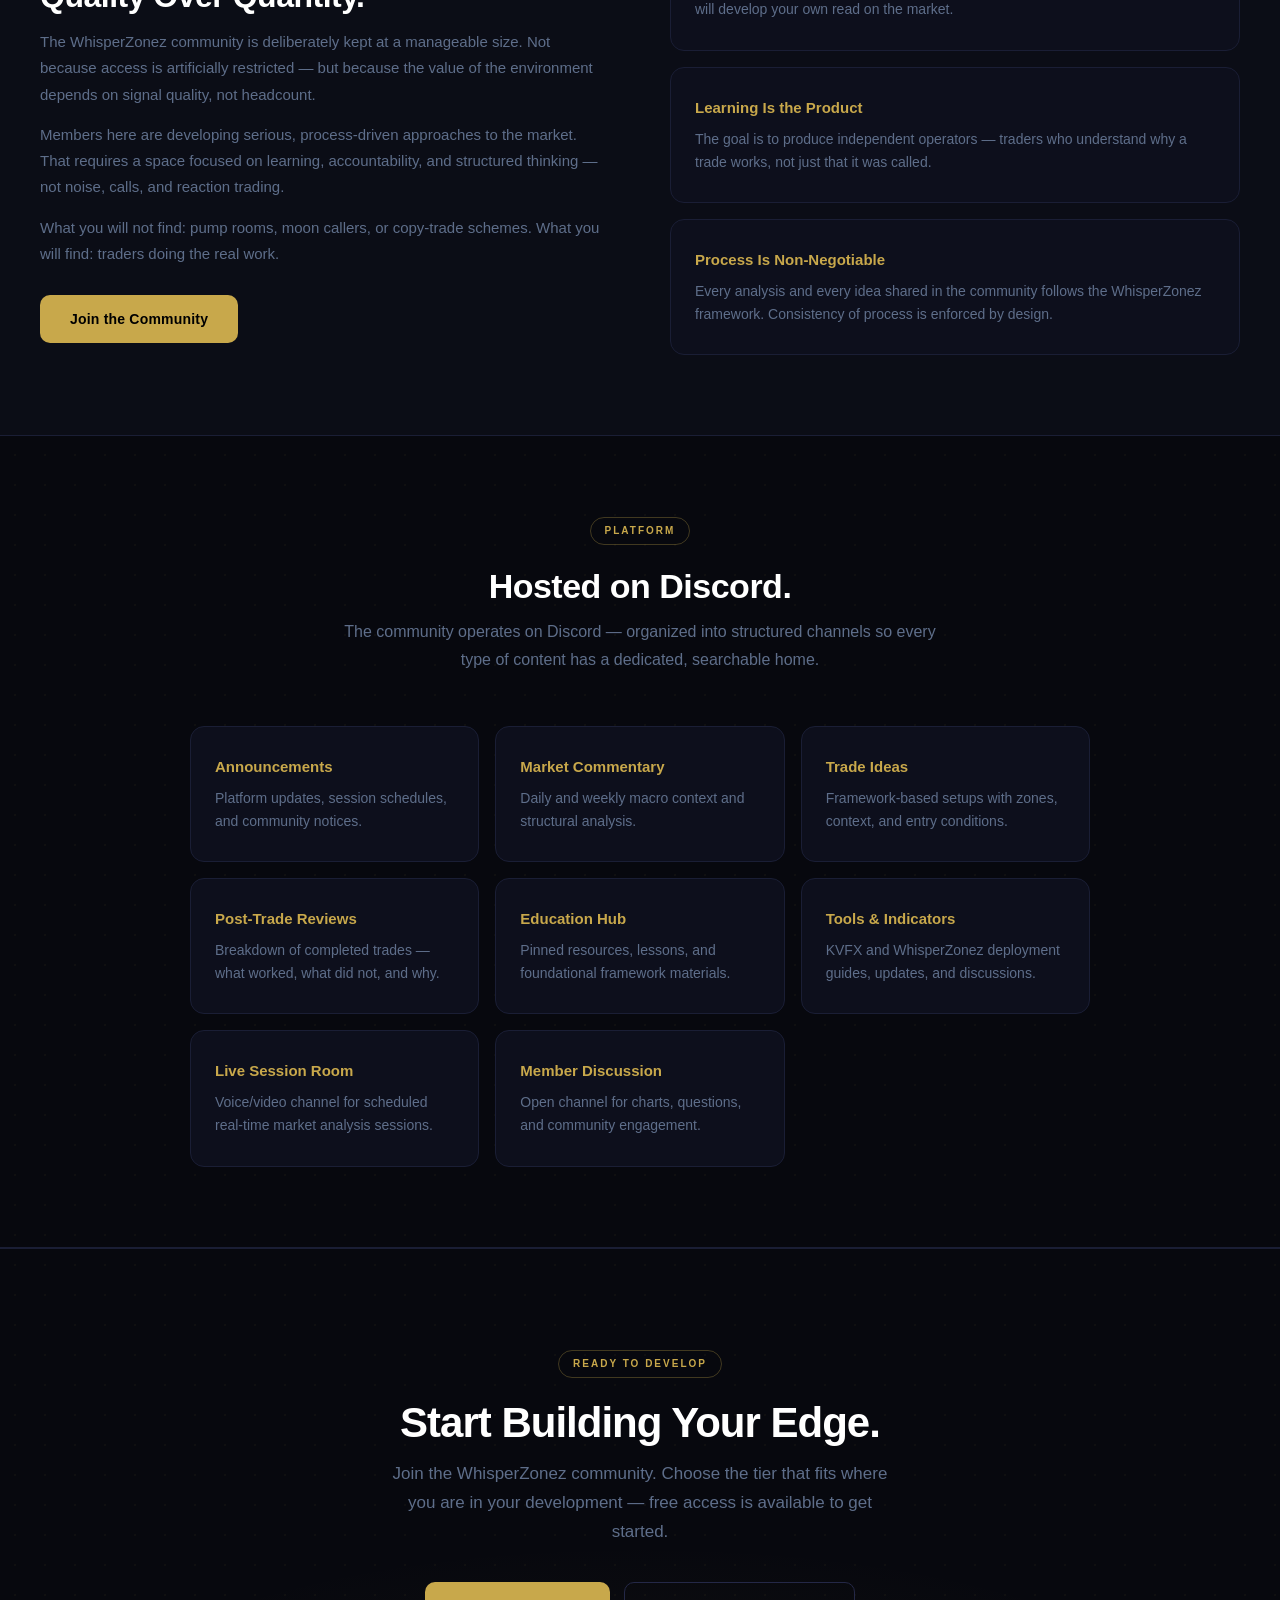
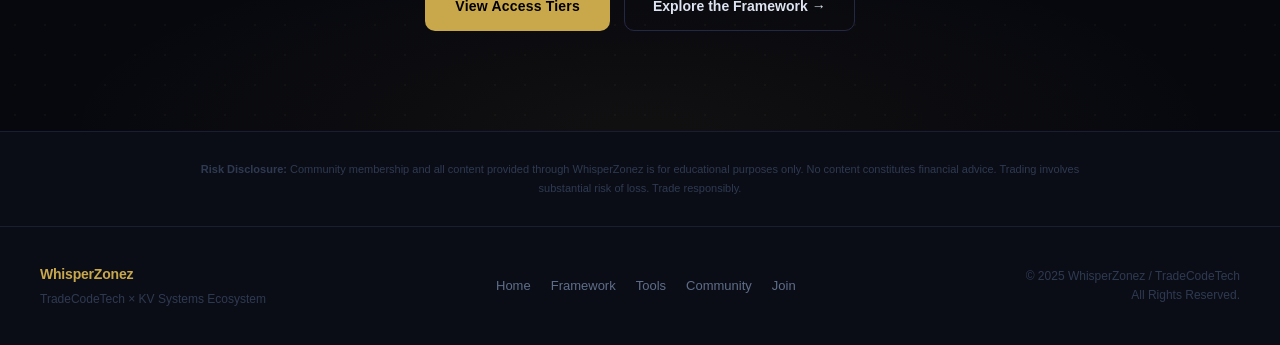
<file: whisperzonez-site/community.html>
<!DOCTYPE html>
<html lang="en">
<head>
    <meta charset="UTF-8" />
    <meta name="viewport" content="width=device-width, initial-scale=1.0" />
    <title>Community — WhisperZonez Trading Room</title>
    <link rel="stylesheet" href="wz-main.css" />
</head>

<body>

<nav class="navbar">
    <div class="nav-brand">
        <div>
            <div class="nav-brand-name">WhisperZonez</div>
            <div class="nav-brand-sub">TradeCodeTech × KV Systems</div>
        </div>
    </div>
    <div class="nav-links">
        <a href="index.html">Home</a>
        <a href="framework.html">Framework</a>
        <a href="community.html" class="active">Community</a>
        <a href="tools.html">Tools</a>
        <a href="tradecodetech.html">TradeCodeTech</a>
        <a href="keen-visions.html">Keen Visions</a>
        <a href="about.html">About</a>
        <a href="join.html" class="nav-join">Join</a>
    </div>
    <button class="menu-btn" id="menu-btn">☰</button>
</nav>

<div class="mobile-nav" id="mobile-nav">
    <a href="index.html">Home</a>
    <a href="framework.html">Framework</a>
    <a href="community.html" class="active">Community</a>
    <a href="tools.html">Tools</a>
    <a href="tradecodetech.html">TradeCodeTech</a>
    <a href="keen-visions.html">Keen Visions</a>
    <a href="about.html">About</a>
    <a href="join.html" class="nav-join">Join</a>
</div>

<!-- HERO -->
<section class="hero-sm fade">
    <div class="eyebrow">Trading Room & Development</div>
    <h1>A Trader Development<br>Environment.</h1>
    <p>
        Not a signal group. Not a Discord full of noise.
        A structured community where traders develop real skills, real process, and a real edge.
    </p>
</section>

<!-- WHAT'S INSIDE -->
<section class="section fade">
    <div style="text-align:center;">
        <div class="eyebrow">Inside the Community</div>
        <h2>What Members Get Access To</h2>
        <p class="section-sub">
            Every tier of membership includes access to the community environment.
            Higher tiers unlock deeper access to analysis, sessions, and tools.
        </p>
    </div>

    <div class="grid-auto">
        <div class="card">
            <div class="card-icon">◈</div>
            <h3>Trade Breakdowns</h3>
            <p>
                Detailed post-trade analysis explaining the setup, the zone, the entry logic,
                and what the market structure looked like before and after.
                Learn from real trades — not hypothetical scenarios.
            </p>
        </div>
        <div class="card">
            <div class="card-icon">◈</div>
            <h3>Market Commentary</h3>
            <p>
                Regular macro and technical commentary covering current market conditions —
                what the structure is saying, where key zones sit, and what to watch for
                in the sessions ahead.
            </p>
        </div>
        <div class="card">
            <div class="card-icon">◈</div>
            <h3>Structured Trade Ideas</h3>
            <p>
                Framework-based trade ideas showing the zone, the context, the confluences,
                and the conditions required before considering an entry.
                Not signals — structured setups with full reasoning.
            </p>
        </div>
        <div class="card">
            <div class="card-icon">◈</div>
            <h3>Live Analysis Sessions</h3>
            <p>
                Scheduled live sessions where markets are analyzed in real time using
                the WhisperZonez framework and KVFX tools — with full walkthrough
                and Q&amp;A for members.
            </p>
        </div>
        <div class="card">
            <div class="card-icon">◈</div>
            <h3>Indicator Access</h3>
            <p>
                Pro and Elite members receive access to the KVFX Algorithm and
                WhisperZonez indicator suite — deployed on TradingView with
                usage guides and setup walkthroughs.
            </p>
        </div>
        <div class="card">
            <div class="card-icon">◈</div>
            <h3>Education on Macro & Technical Analysis</h3>
            <p>
                Structured educational content covering macro awareness, intermarket
                relationships, technical methodology, and the WhisperZonez framework —
                available to all members.
            </p>
        </div>
    </div>
</section>

<!-- COMMUNITY ENVIRONMENT -->
<section class="section-alt fade">
    <div class="split">
        <div class="split-text">
            <div class="eyebrow">The Environment</div>
            <h2>Quality Over Quantity.</h2>
            <p>
                The WhisperZonez community is deliberately kept at a manageable size.
                Not because access is artificially restricted — but because the value
                of the environment depends on signal quality, not headcount.
            </p>
            <p>
                Members here are developing serious, process-driven approaches to the market.
                That requires a space focused on learning, accountability, and structured thinking
                — not noise, calls, and reaction trading.
            </p>
            <p>
                What you will not find: pump rooms, moon callers, or copy-trade schemes.
                What you will find: traders doing the real work.
            </p>
            <div style="margin-top:28px;">
                <a href="join.html" class="btn-gold">Join the Community</a>
            </div>
        </div>
        <div>
            <div class="card" style="margin-bottom:16px;">
                <h4>This Is Not a Signal Service</h4>
                <p>We provide context, frameworks, and structured ideas — not copy-trade alerts. You will develop your own read on the market.</p>
            </div>
            <div class="card" style="margin-bottom:16px;">
                <h4>Learning Is the Product</h4>
                <p>The goal is to produce independent operators — traders who understand why a trade works, not just that it was called.</p>
            </div>
            <div class="card">
                <h4>Process Is Non-Negotiable</h4>
                <p>Every analysis and every idea shared in the community follows the WhisperZonez framework. Consistency of process is enforced by design.</p>
            </div>
        </div>
    </div>
</section>

<!-- COMMUNITY CHANNELS OVERVIEW -->
<section class="section fade">
    <div style="text-align:center;">
        <div class="eyebrow">Platform</div>
        <h2>Hosted on Discord.</h2>
        <p class="section-sub">
            The community operates on Discord — organized into structured channels
            so every type of content has a dedicated, searchable home.
        </p>
    </div>

    <div class="grid-auto-sm" style="max-width:900px; margin:0 auto;">
        <div class="card">
            <h4>Announcements</h4>
            <p>Platform updates, session schedules, and community notices.</p>
        </div>
        <div class="card">
            <h4>Market Commentary</h4>
            <p>Daily and weekly macro context and structural analysis.</p>
        </div>
        <div class="card">
            <h4>Trade Ideas</h4>
            <p>Framework-based setups with zones, context, and entry conditions.</p>
        </div>
        <div class="card">
            <h4>Post-Trade Reviews</h4>
            <p>Breakdown of completed trades — what worked, what did not, and why.</p>
        </div>
        <div class="card">
            <h4>Education Hub</h4>
            <p>Pinned resources, lessons, and foundational framework materials.</p>
        </div>
        <div class="card">
            <h4>Tools & Indicators</h4>
            <p>KVFX and WhisperZonez deployment guides, updates, and discussions.</p>
        </div>
        <div class="card">
            <h4>Live Session Room</h4>
            <p>Voice/video channel for scheduled real-time market analysis sessions.</p>
        </div>
        <div class="card">
            <h4>Member Discussion</h4>
            <p>Open channel for charts, questions, and community engagement.</p>
        </div>
    </div>
</section>

<!-- CTA -->
<section class="cta-section fade">
    <div class="eyebrow">Ready to Develop</div>
    <h2>Start Building Your Edge.</h2>
    <p>
        Join the WhisperZonez community. Choose the tier that fits where
        you are in your development — free access is available to get started.
    </p>
    <div class="cta-row">
        <a href="join.html" class="btn-gold">View Access Tiers</a>
        <a href="framework.html" class="btn-outline">Explore the Framework →</a>
    </div>
</section>

<div class="disclaimer">
    <p>
        <strong>Risk Disclosure:</strong> Community membership and all content provided through WhisperZonez is for educational purposes only.
        No content constitutes financial advice. Trading involves substantial risk of loss. Trade responsibly.
    </p>
</div>

<footer>
    <div class="footer-inner">
        <div>
            <div class="footer-brand">WhisperZonez</div>
            <div style="font-size:12px; color:var(--text-dim); margin-top:4px;">TradeCodeTech × KV Systems Ecosystem</div>
        </div>
        <div class="footer-links">
            <a href="index.html">Home</a>
            <a href="framework.html">Framework</a>
            <a href="tools.html">Tools</a>
            <a href="community.html">Community</a>
            <a href="join.html">Join</a>
        </div>
        <div class="footer-copy">© 2025 WhisperZonez / TradeCodeTech<br>All Rights Reserved.</div>
    </div>
</footer>

<script src="wz-main.js"></script>
</body>
</html>
</file>
<file: wz-main.css>
/* ============================================================
   WHISPERZONEZ — MAIN STYLESHEET
   Design System: Institutional Dark / Gold
   "Bloomberg Terminal meets Trading Desk"
   ============================================================ */

/* -----------------------------------------
   CSS VARIABLES
----------------------------------------- */
:root {
    --bg:         #07080e;
    --bg-2:       #0b0d16;
    --bg-3:       #0f1120;
    --card:       #0d0f1c;
    --card-2:     #111425;
    --border:     #1a1e35;
    --border-lt:  #242847;

    --gold:       #C8A84B;
    --gold-lt:    #E2C06A;
    --gold-dim:   rgba(200,168,75,0.12);
    --gold-glow:  rgba(200,168,75,0.06);

    --text:       #dde3f0;
    --text-muted: #5e6e8a;
    --text-dim:   #2e3a52;

    --radius:     10px;
    --radius-lg:  14px;
    --transition: 0.22s ease;
}

/* -----------------------------------------
   RESET & BASE
----------------------------------------- */
*, *::before, *::after {
    box-sizing: border-box;
    margin: 0;
    padding: 0;
}

html {
    scroll-behavior: smooth;
}

body {
    background: var(--bg);
    background-image: radial-gradient(rgba(200,168,75,0.045) 1px, transparent 1px);
    background-size: 30px 30px;
    color: var(--text);
    font-family: "Inter", "Helvetica Neue", Arial, sans-serif;
    font-size: 16px;
    line-height: 1.6;
    -webkit-font-smoothing: antialiased;
}

a {
    color: inherit;
    text-decoration: none;
}

img {
    max-width: 100%;
    display: block;
}

/* -----------------------------------------
   NAVBAR
----------------------------------------- */
.navbar {
    position: sticky;
    top: 0;
    z-index: 100;
    background: rgba(7,8,14,0.92);
    backdrop-filter: blur(12px);
    -webkit-backdrop-filter: blur(12px);
    border-bottom: 1px solid var(--border);
    padding: 0 40px;
    display: flex;
    align-items: center;
    justify-content: space-between;
    height: 64px;
}

.nav-brand {
    display: flex;
    align-items: center;
    gap: 10px;
}

.nav-brand-name {
    font-size: 18px;
    font-weight: 800;
    letter-spacing: -0.3px;
    color: var(--gold);
}

.nav-brand-sub {
    font-size: 11px;
    color: var(--text-muted);
    text-transform: uppercase;
    letter-spacing: 1px;
    font-weight: 500;
}

.nav-links {
    display: flex;
    align-items: center;
    gap: 6px;
}

.nav-links a {
    font-size: 13px;
    font-weight: 500;
    color: var(--text-muted);
    padding: 6px 12px;
    border-radius: 6px;
    transition: var(--transition);
}

.nav-links a:hover,
.nav-links a.active {
    color: var(--text);
    background: var(--bg-3);
}

.nav-join {
    background: var(--gold) !important;
    color: #000 !important;
    font-weight: 700 !important;
    padding: 7px 18px !important;
    border-radius: 6px !important;
    font-size: 13px !important;
    transition: var(--transition) !important;
}

.nav-join:hover {
    background: var(--gold-lt) !important;
    color: #000 !important;
}

.menu-btn {
    display: none;
    font-size: 22px;
    cursor: pointer;
    color: var(--text);
    background: none;
    border: none;
    padding: 4px 8px;
}

/* -----------------------------------------
   MOBILE NAV
----------------------------------------- */
.mobile-nav {
    display: none;
    flex-direction: column;
    background: var(--bg-2);
    border-bottom: 1px solid var(--border);
    padding: 16px 24px 20px;
    gap: 4px;
}

.mobile-nav a {
    font-size: 15px;
    font-weight: 500;
    color: var(--text-muted);
    padding: 10px 12px;
    border-radius: 6px;
    transition: var(--transition);
}

.mobile-nav a:hover,
.mobile-nav a.active {
    color: var(--text);
    background: var(--bg-3);
}

.mobile-nav .nav-join {
    margin-top: 8px;
    text-align: center;
    background: var(--gold) !important;
    color: #000 !important;
    font-weight: 700 !important;
}

/* -----------------------------------------
   SECTION LABELS / EYEBROW
----------------------------------------- */
.eyebrow {
    display: inline-block;
    font-size: 10px;
    font-weight: 700;
    text-transform: uppercase;
    letter-spacing: 2px;
    color: var(--gold);
    border: 1px solid rgba(200,168,75,0.3);
    padding: 5px 14px;
    border-radius: 20px;
    margin-bottom: 22px;
}

.eyebrow-muted {
    display: inline-block;
    font-size: 10px;
    font-weight: 700;
    text-transform: uppercase;
    letter-spacing: 2px;
    color: var(--text-muted);
    border: 1px solid var(--border);
    padding: 5px 14px;
    border-radius: 20px;
    margin-bottom: 22px;
}

/* -----------------------------------------
   HERO VARIANTS
----------------------------------------- */
.hero-full {
    padding: 120px 40px 100px;
    text-align: center;
    background: radial-gradient(ellipse 80% 60% at 50% -10%, rgba(200,168,75,0.07) 0%, transparent 60%);
    border-bottom: 1px solid var(--border);
    position: relative;
    overflow: hidden;
}

.hero-full::before {
    content: "";
    position: absolute;
    inset: 0;
    background: linear-gradient(180deg, transparent 70%, var(--bg) 100%);
    pointer-events: none;
}

.hero-full h1 {
    font-size: 62px;
    font-weight: 900;
    line-height: 1.0;
    letter-spacing: -2px;
    color: #fff;
    margin-bottom: 20px;
    position: relative;
}

.hero-full h1 .gold {
    color: var(--gold);
}

.hero-full p.hero-sub {
    font-size: 18px;
    color: var(--text-muted);
    max-width: 640px;
    margin: 0 auto 40px;
    line-height: 1.75;
    position: relative;
}

.hero-sm {
    padding: 90px 40px 80px;
    text-align: center;
    background: radial-gradient(ellipse 60% 50% at 50% 0%, rgba(200,168,75,0.05) 0%, transparent 70%);
    border-bottom: 1px solid var(--border);
}

.hero-sm h1 {
    font-size: 42px;
    font-weight: 900;
    letter-spacing: -1px;
    color: #fff;
    margin-bottom: 14px;
    line-height: 1.1;
}

.hero-sm p {
    color: var(--text-muted);
    font-size: 17px;
    max-width: 580px;
    margin: 0 auto;
    line-height: 1.7;
}

/* -----------------------------------------
   BUTTONS
----------------------------------------- */
.btn-gold {
    display: inline-block;
    background: var(--gold);
    color: #000;
    padding: 13px 30px;
    border-radius: var(--radius);
    font-weight: 700;
    font-size: 14px;
    letter-spacing: 0.2px;
    transition: var(--transition);
    text-decoration: none;
}

.btn-gold:hover {
    background: var(--gold-lt);
    transform: translateY(-1px);
}

.btn-outline {
    display: inline-block;
    background: transparent;
    color: var(--text);
    padding: 12px 28px;
    border-radius: var(--radius);
    font-weight: 600;
    font-size: 14px;
    border: 1px solid var(--border-lt);
    transition: var(--transition);
    text-decoration: none;
}

.btn-outline:hover {
    border-color: var(--gold);
    color: var(--gold);
}

.btn-outline-gold {
    display: inline-block;
    background: transparent;
    color: var(--gold);
    padding: 12px 28px;
    border-radius: var(--radius);
    font-weight: 700;
    font-size: 14px;
    border: 1px solid rgba(200,168,75,0.5);
    transition: var(--transition);
    text-decoration: none;
}

.btn-outline-gold:hover {
    background: var(--gold-dim);
    border-color: var(--gold);
}

.cta-row {
    display: flex;
    justify-content: center;
    gap: 14px;
    flex-wrap: wrap;
}

/* -----------------------------------------
   SECTIONS
----------------------------------------- */
.section {
    padding: 80px 40px;
    border-bottom: 1px solid var(--border);
}

.section-alt {
    padding: 80px 40px;
    background: var(--bg-2);
    border-bottom: 1px solid var(--border);
}

.section-center {
    text-align: center;
}

.section h2 {
    font-size: 34px;
    font-weight: 800;
    color: #fff;
    letter-spacing: -0.5px;
    margin-bottom: 12px;
    line-height: 1.15;
}

.section-alt h2 {
    font-size: 34px;
    font-weight: 800;
    color: #fff;
    letter-spacing: -0.5px;
    margin-bottom: 12px;
    line-height: 1.15;
}

.section-sub {
    color: var(--text-muted);
    font-size: 16px;
    max-width: 620px;
    margin: 0 auto 52px;
    line-height: 1.75;
}

/* -----------------------------------------
   STATS BAR
----------------------------------------- */
.stats-bar {
    display: flex;
    border-bottom: 1px solid var(--border);
    background: var(--bg-2);
}

.stat-item {
    flex: 1;
    padding: 28px 20px;
    text-align: center;
    border-right: 1px solid var(--border);
}

.stat-item:last-child { border-right: none; }

.stat-num {
    font-size: 34px;
    font-weight: 900;
    color: var(--gold);
    letter-spacing: -1px;
    line-height: 1;
}

.stat-label {
    font-size: 11px;
    color: var(--text-muted);
    text-transform: uppercase;
    letter-spacing: 1px;
    margin-top: 6px;
}

/* -----------------------------------------
   GRID SYSTEMS
----------------------------------------- */
.grid-2 {
    display: grid;
    grid-template-columns: repeat(2, 1fr);
    gap: 20px;
}

.grid-3 {
    display: grid;
    grid-template-columns: repeat(3, 1fr);
    gap: 20px;
}

.grid-4 {
    display: grid;
    grid-template-columns: repeat(4, 1fr);
    gap: 16px;
}

.grid-auto {
    display: grid;
    grid-template-columns: repeat(auto-fit, minmax(280px, 1fr));
    gap: 20px;
}

.grid-auto-sm {
    display: grid;
    grid-template-columns: repeat(auto-fit, minmax(220px, 1fr));
    gap: 16px;
}

/* -----------------------------------------
   CARDS
----------------------------------------- */
.card {
    background: var(--card);
    border: 1px solid var(--border);
    border-radius: var(--radius-lg);
    padding: 28px 24px;
    transition: var(--transition);
}

.card:hover {
    border-color: var(--border-lt);
    box-shadow: 0 0 30px rgba(200,168,75,0.04);
}

.card-gold {
    background: var(--card);
    border: 1px solid rgba(200,168,75,0.25);
    border-radius: var(--radius-lg);
    padding: 28px 24px;
    transition: var(--transition);
    box-shadow: 0 0 40px rgba(200,168,75,0.04);
}

.card-gold:hover {
    border-color: rgba(200,168,75,0.5);
    box-shadow: 0 0 50px rgba(200,168,75,0.08);
}

.card-icon {
    font-size: 22px;
    margin-bottom: 16px;
    color: var(--gold);
}

.card h3 {
    font-size: 17px;
    font-weight: 700;
    color: #fff;
    margin-bottom: 8px;
    letter-spacing: -0.2px;
}

.card h4 {
    font-size: 15px;
    font-weight: 700;
    color: var(--gold);
    margin-bottom: 8px;
}

.card p {
    font-size: 14px;
    color: var(--text-muted);
    line-height: 1.65;
}

/* -----------------------------------------
   FEATURE LIST ITEMS
----------------------------------------- */
.feature-list {
    list-style: none;
    display: flex;
    flex-direction: column;
    gap: 8px;
}

.feature-list li {
    font-size: 14px;
    color: var(--text-muted);
    padding: 10px 0;
    border-bottom: 1px solid var(--border);
    display: flex;
    align-items: flex-start;
    gap: 10px;
    line-height: 1.5;
}

.feature-list li::before {
    content: "◆";
    color: var(--gold);
    font-size: 9px;
    margin-top: 4px;
    flex-shrink: 0;
}

/* -----------------------------------------
   PHILOSOPHY PILLARS
----------------------------------------- */
.pillar-row {
    display: grid;
    grid-template-columns: repeat(auto-fit, minmax(240px, 1fr));
    gap: 0;
    border: 1px solid var(--border);
    border-radius: var(--radius-lg);
    overflow: hidden;
}

.pillar {
    padding: 36px 28px;
    border-right: 1px solid var(--border);
}

.pillar:last-child { border-right: none; }

.pillar-num {
    font-size: 11px;
    font-weight: 700;
    color: var(--gold);
    letter-spacing: 1.5px;
    text-transform: uppercase;
    margin-bottom: 12px;
}

.pillar h3 {
    font-size: 18px;
    font-weight: 800;
    color: #fff;
    letter-spacing: -0.3px;
    margin-bottom: 10px;
    line-height: 1.2;
}

.pillar p {
    font-size: 14px;
    color: var(--text-muted);
    line-height: 1.65;
}

/* -----------------------------------------
   PROCESS STEPS
----------------------------------------- */
.steps {
    display: grid;
    grid-template-columns: repeat(auto-fit, minmax(220px, 1fr));
    gap: 20px;
    counter-reset: step;
}

.step {
    background: var(--card);
    border: 1px solid var(--border);
    border-radius: var(--radius-lg);
    padding: 28px 24px;
    position: relative;
    counter-increment: step;
    transition: var(--transition);
}

.step:hover {
    border-color: var(--border-lt);
}

.step::before {
    content: "0" counter(step);
    font-size: 11px;
    font-weight: 800;
    letter-spacing: 1px;
    color: var(--gold);
    display: block;
    margin-bottom: 14px;
}

.step h4 {
    font-size: 16px;
    font-weight: 700;
    color: #fff;
    margin-bottom: 8px;
}

.step p {
    font-size: 13px;
    color: var(--text-muted);
    line-height: 1.65;
}

/* -----------------------------------------
   PRICING TIERS
----------------------------------------- */
.tier-grid {
    display: grid;
    grid-template-columns: repeat(auto-fit, minmax(280px, 1fr));
    gap: 20px;
    max-width: 1000px;
    margin: 0 auto;
}

.tier {
    background: var(--card);
    border: 1px solid var(--border);
    border-radius: var(--radius-lg);
    padding: 36px 28px;
    position: relative;
    transition: var(--transition);
}

.tier:hover {
    border-color: var(--border-lt);
}

.tier.tier-featured {
    border-color: var(--gold);
    box-shadow: 0 0 50px rgba(200,168,75,0.08);
}

.tier-badge {
    position: absolute;
    top: -13px;
    left: 50%;
    transform: translateX(-50%);
    background: var(--gold);
    color: #000;
    font-size: 10px;
    font-weight: 800;
    text-transform: uppercase;
    letter-spacing: 1px;
    padding: 4px 16px;
    border-radius: 20px;
    white-space: nowrap;
}

.tier-name {
    font-size: 11px;
    font-weight: 700;
    text-transform: uppercase;
    letter-spacing: 1.5px;
    color: var(--gold);
    margin-bottom: 10px;
}

.tier-price {
    font-size: 38px;
    font-weight: 900;
    color: #fff;
    letter-spacing: -1.5px;
    line-height: 1;
    margin-bottom: 4px;
}

.tier-price sub {
    font-size: 14px;
    font-weight: 400;
    color: var(--text-muted);
    letter-spacing: 0;
}

.tier-desc {
    font-size: 13px;
    color: var(--text-muted);
    margin: 12px 0 24px;
    line-height: 1.5;
    padding-bottom: 16px;
    border-bottom: 1px solid var(--border);
}

.tier-list {
    list-style: none;
    margin-bottom: 28px;
}

.tier-list li {
    font-size: 13px;
    color: var(--text-muted);
    padding: 8px 0;
    border-bottom: 1px solid var(--border);
    display: flex;
    align-items: center;
    gap: 10px;
    line-height: 1.4;
}

.tier-list li::before {
    content: "✓";
    color: var(--gold);
    font-weight: 700;
    font-size: 12px;
    flex-shrink: 0;
}

.tier-list li.off {
    opacity: 0.35;
}

.tier-list li.off::before {
    content: "—";
    color: var(--text-dim);
}

.tier-btn {
    display: block;
    width: 100%;
    padding: 13px;
    text-align: center;
    border-radius: var(--radius);
    font-weight: 700;
    font-size: 14px;
    transition: var(--transition);
    cursor: pointer;
    text-decoration: none;
}

.tier-btn-gold {
    background: var(--gold);
    color: #000;
}

.tier-btn-gold:hover {
    background: var(--gold-lt);
}

.tier-btn-outline {
    background: transparent;
    color: var(--gold);
    border: 1px solid rgba(200,168,75,0.4);
}

.tier-btn-outline:hover {
    background: var(--gold-dim);
}

/* -----------------------------------------
   FAQ
----------------------------------------- */
.faq-list {
    max-width: 740px;
    margin: 0 auto;
}

.faq-item {
    padding: 22px 0;
    border-bottom: 1px solid var(--border);
}

.faq-item h4 {
    font-size: 15px;
    font-weight: 700;
    color: #fff;
    margin-bottom: 10px;
    line-height: 1.4;
}

.faq-item p {
    font-size: 14px;
    color: var(--text-muted);
    line-height: 1.7;
}

/* -----------------------------------------
   BRAND ECOSYSTEM TILES
----------------------------------------- */
.ecosystem-grid {
    display: grid;
    grid-template-columns: repeat(auto-fit, minmax(240px, 1fr));
    gap: 16px;
}

.eco-tile {
    background: var(--card);
    border: 1px solid var(--border);
    border-radius: var(--radius-lg);
    padding: 28px 24px;
    transition: var(--transition);
    position: relative;
    overflow: hidden;
}

.eco-tile::before {
    content: "";
    position: absolute;
    top: 0;
    left: 0;
    right: 0;
    height: 2px;
    background: var(--gold);
    opacity: 0;
    transition: var(--transition);
}

.eco-tile:hover {
    border-color: var(--border-lt);
    transform: translateY(-3px);
}

.eco-tile:hover::before {
    opacity: 1;
}

.eco-label {
    font-size: 10px;
    font-weight: 700;
    text-transform: uppercase;
    letter-spacing: 1.5px;
    color: var(--gold);
    margin-bottom: 10px;
}

.eco-tile h3 {
    font-size: 19px;
    font-weight: 800;
    color: #fff;
    margin-bottom: 10px;
    letter-spacing: -0.3px;
}

.eco-tile p {
    font-size: 13px;
    color: var(--text-muted);
    line-height: 1.65;
    margin-bottom: 18px;
}

.eco-link {
    font-size: 13px;
    font-weight: 600;
    color: var(--gold);
    display: flex;
    align-items: center;
    gap: 5px;
}

/* -----------------------------------------
   CONTENT CARDS (TradeCodeTech)
----------------------------------------- */
.content-card {
    background: var(--card);
    border: 1px solid var(--border);
    border-radius: var(--radius-lg);
    padding: 28px 24px;
    transition: var(--transition);
}

.content-card:hover {
    border-color: var(--border-lt);
    transform: translateY(-2px);
}

.content-tag {
    display: inline-block;
    font-size: 10px;
    font-weight: 700;
    text-transform: uppercase;
    letter-spacing: 1px;
    color: var(--gold);
    background: var(--gold-dim);
    border: 1px solid rgba(200,168,75,0.2);
    padding: 3px 10px;
    border-radius: 4px;
    margin-bottom: 14px;
}

.content-card h3 {
    font-size: 17px;
    font-weight: 700;
    color: #fff;
    margin-bottom: 10px;
    line-height: 1.3;
}

.content-card p {
    font-size: 13px;
    color: var(--text-muted);
    line-height: 1.65;
    margin-bottom: 16px;
}

.content-meta {
    font-size: 12px;
    color: var(--text-dim);
}

/* -----------------------------------------
   QUOTE / PULL QUOTE
----------------------------------------- */
.pull-quote {
    border-left: 3px solid var(--gold);
    padding: 20px 28px;
    background: var(--card);
    border-radius: 0 var(--radius-lg) var(--radius-lg) 0;
    margin: 40px 0;
}

.pull-quote p {
    font-size: 20px;
    font-weight: 700;
    color: #fff;
    line-height: 1.5;
    font-style: italic;
    letter-spacing: -0.2px;
}

.pull-quote span {
    color: var(--gold);
}

/* -----------------------------------------
   CTA SECTION
----------------------------------------- */
.cta-section {
    padding: 100px 40px;
    text-align: center;
    background: radial-gradient(ellipse 70% 60% at 50% 100%, rgba(200,168,75,0.05) 0%, transparent 65%);
    border-top: 1px solid var(--border);
}

.cta-section h2 {
    font-size: 42px;
    font-weight: 900;
    color: #fff;
    letter-spacing: -1px;
    margin-bottom: 14px;
    line-height: 1.1;
}

.cta-section p {
    color: var(--text-muted);
    font-size: 17px;
    max-width: 520px;
    margin: 0 auto 36px;
    line-height: 1.7;
}

/* -----------------------------------------
   DISCLAIMER
----------------------------------------- */
.disclaimer {
    padding: 28px 40px;
    border-top: 1px solid var(--border);
    background: var(--bg-2);
}

.disclaimer p {
    font-size: 11px;
    color: var(--text-dim);
    max-width: 900px;
    margin: 0 auto;
    line-height: 1.75;
    text-align: center;
}

/* -----------------------------------------
   FOOTER
----------------------------------------- */
footer {
    padding: 36px 40px;
    border-top: 1px solid var(--border);
    background: var(--bg-2);
}

.footer-inner {
    display: flex;
    justify-content: space-between;
    align-items: center;
    flex-wrap: wrap;
    gap: 16px;
    max-width: 1200px;
    margin: 0 auto;
}

.footer-brand {
    font-size: 14px;
    font-weight: 700;
    color: var(--gold);
    letter-spacing: -0.2px;
}

.footer-links {
    display: flex;
    gap: 20px;
}

.footer-links a {
    font-size: 13px;
    color: var(--text-muted);
    transition: var(--transition);
}

.footer-links a:hover {
    color: var(--gold);
}

.footer-copy {
    font-size: 12px;
    color: var(--text-dim);
    text-align: right;
}

/* -----------------------------------------
   ABOUT PAGE — FOUNDER CARD
----------------------------------------- */
.founder-block {
    display: grid;
    grid-template-columns: 1fr 2fr;
    gap: 50px;
    align-items: start;
    max-width: 900px;
    margin: 0 auto;
}

.founder-photo {
    aspect-ratio: 1;
    background: var(--card-2);
    border: 1px solid var(--border);
    border-radius: var(--radius-lg);
    display: flex;
    align-items: center;
    justify-content: center;
    color: var(--text-dim);
    font-size: 13px;
    text-align: center;
}

.founder-bio h3 {
    font-size: 28px;
    font-weight: 900;
    color: #fff;
    letter-spacing: -0.5px;
    margin-bottom: 6px;
}

.founder-title {
    font-size: 13px;
    color: var(--gold);
    font-weight: 600;
    text-transform: uppercase;
    letter-spacing: 1px;
    margin-bottom: 20px;
}

.founder-bio p {
    font-size: 15px;
    color: var(--text-muted);
    line-height: 1.75;
    margin-bottom: 16px;
}

/* -----------------------------------------
   SPLIT LAYOUT (Framework page)
----------------------------------------- */
.split {
    display: grid;
    grid-template-columns: 1fr 1fr;
    gap: 60px;
    align-items: center;
}

.split-text h2 {
    font-size: 32px;
    font-weight: 800;
    color: #fff;
    letter-spacing: -0.5px;
    margin-bottom: 14px;
    line-height: 1.2;
}

.split-text p {
    font-size: 15px;
    color: var(--text-muted);
    line-height: 1.75;
    margin-bottom: 14px;
}

.split-visual {
    background: var(--card-2);
    border: 1px solid var(--border);
    border-radius: var(--radius-lg);
    padding: 36px 28px;
    font-family: "Courier New", monospace;
    font-size: 13px;
    color: var(--gold);
    line-height: 1.9;
}

.split-visual .sv-comment {
    color: var(--text-dim);
    font-style: italic;
}

.split-visual .sv-label {
    color: var(--text-muted);
    font-style: normal;
    font-family: "Inter", Arial, sans-serif;
    font-size: 11px;
    text-transform: uppercase;
    letter-spacing: 1px;
}

/* -----------------------------------------
   INLINE PILLBOX TAGS
----------------------------------------- */
.tag-row {
    display: flex;
    flex-wrap: wrap;
    gap: 10px;
}

.tag {
    font-size: 12px;
    font-weight: 600;
    color: var(--gold);
    background: var(--gold-dim);
    border: 1px solid rgba(200,168,75,0.2);
    padding: 5px 14px;
    border-radius: 20px;
}

.tag-muted {
    font-size: 12px;
    font-weight: 600;
    color: var(--text-muted);
    background: var(--bg-3);
    border: 1px solid var(--border);
    padding: 5px 14px;
    border-radius: 20px;
}

/* -----------------------------------------
   SCROLL FADE ANIMATION
----------------------------------------- */
.fade {
    opacity: 0;
    transform: translateY(22px);
    transition: 0.55s ease-out;
}

.fade.visible {
    opacity: 1;
    transform: translateY(0);
}

/* -----------------------------------------
   RESPONSIVE
----------------------------------------- */
@media (max-width: 900px) {
    .hero-full h1 { font-size: 42px; letter-spacing: -1px; }
    .hero-sm h1   { font-size: 32px; }
    .split        { grid-template-columns: 1fr; gap: 32px; }
    .founder-block { grid-template-columns: 1fr; }
    .founder-photo { max-width: 180px; }
    .grid-2, .grid-3, .grid-4 { grid-template-columns: 1fr; }
    .pillar-row { grid-template-columns: 1fr; }
    .pillar { border-right: none; border-bottom: 1px solid var(--border); }
    .pillar:last-child { border-bottom: none; }
}

@media (max-width: 820px) {
    .navbar { padding: 0 20px; }
    .nav-links { display: none; }
    .menu-btn { display: block; }

    .section, .section-alt  { padding: 60px 20px; }
    .hero-full               { padding: 80px 20px 70px; }
    .hero-sm                 { padding: 70px 20px 60px; }
    .cta-section             { padding: 70px 20px; }
    .stats-bar               { flex-wrap: wrap; }
    .stat-item               { flex: 0 0 50%; border-right: none;
                               border-bottom: 1px solid var(--border); }
    .footer-inner            { flex-direction: column; align-items: flex-start; }
    .footer-copy             { text-align: left; }
    .disclaimer              { padding: 24px 20px; }
    footer                   { padding: 28px 20px; }
}
</file>
<file: whisperzonez-site/wz-main.css>
/* ============================================================
   WHISPERZONEZ — MAIN STYLESHEET
   Design System: Institutional Dark / Gold
   "Bloomberg Terminal meets Trading Desk"
   ============================================================ */

/* -----------------------------------------
   CSS VARIABLES
----------------------------------------- */
:root {
    --bg:         #07080e;
    --bg-2:       #0b0d16;
    --bg-3:       #0f1120;
    --card:       #0d0f1c;
    --card-2:     #111425;
    --border:     #1a1e35;
    --border-lt:  #242847;

    --gold:       #C8A84B;
    --gold-lt:    #E2C06A;
    --gold-dim:   rgba(200,168,75,0.12);
    --gold-glow:  rgba(200,168,75,0.06);

    --text:       #dde3f0;
    --text-muted: #5e6e8a;
    --text-dim:   #2e3a52;

    --radius:     10px;
    --radius-lg:  14px;
    --transition: 0.22s ease;
}

/* -----------------------------------------
   RESET & BASE
----------------------------------------- */
*, *::before, *::after {
    box-sizing: border-box;
    margin: 0;
    padding: 0;
}

html {
    scroll-behavior: smooth;
}

body {
    background: var(--bg);
    background-image: radial-gradient(rgba(200,168,75,0.045) 1px, transparent 1px);
    background-size: 30px 30px;
    color: var(--text);
    font-family: "Inter", "Helvetica Neue", Arial, sans-serif;
    font-size: 16px;
    line-height: 1.6;
    -webkit-font-smoothing: antialiased;
}

a {
    color: inherit;
    text-decoration: none;
}

img {
    max-width: 100%;
    display: block;
}

/* -----------------------------------------
   NAVBAR
----------------------------------------- */
.navbar {
    position: sticky;
    top: 0;
    z-index: 100;
    background: rgba(7,8,14,0.92);
    backdrop-filter: blur(12px);
    -webkit-backdrop-filter: blur(12px);
    border-bottom: 1px solid var(--border);
    padding: 0 40px;
    display: flex;
    align-items: center;
    justify-content: space-between;
    height: 64px;
}

.nav-brand {
    display: flex;
    align-items: center;
    gap: 10px;
}

.nav-brand-name {
    font-size: 18px;
    font-weight: 800;
    letter-spacing: -0.3px;
    color: var(--gold);
}

.nav-brand-sub {
    font-size: 11px;
    color: var(--text-muted);
    text-transform: uppercase;
    letter-spacing: 1px;
    font-weight: 500;
}

.nav-links {
    display: flex;
    align-items: center;
    gap: 6px;
}

.nav-links a {
    font-size: 13px;
    font-weight: 500;
    color: var(--text-muted);
    padding: 6px 12px;
    border-radius: 6px;
    transition: var(--transition);
}

.nav-links a:hover,
.nav-links a.active {
    color: var(--text);
    background: var(--bg-3);
}

.nav-join {
    background: var(--gold) !important;
    color: #000 !important;
    font-weight: 700 !important;
    padding: 7px 18px !important;
    border-radius: 6px !important;
    font-size: 13px !important;
    transition: var(--transition) !important;
}

.nav-join:hover {
    background: var(--gold-lt) !important;
    color: #000 !important;
}

.menu-btn {
    display: none;
    font-size: 22px;
    cursor: pointer;
    color: var(--text);
    background: none;
    border: none;
    padding: 4px 8px;
}

/* -----------------------------------------
   MOBILE NAV
----------------------------------------- */
.mobile-nav {
    display: none;
    flex-direction: column;
    background: var(--bg-2);
    border-bottom: 1px solid var(--border);
    padding: 16px 24px 20px;
    gap: 4px;
}

.mobile-nav a {
    font-size: 15px;
    font-weight: 500;
    color: var(--text-muted);
    padding: 10px 12px;
    border-radius: 6px;
    transition: var(--transition);
}

.mobile-nav a:hover,
.mobile-nav a.active {
    color: var(--text);
    background: var(--bg-3);
}

.mobile-nav .nav-join {
    margin-top: 8px;
    text-align: center;
    background: var(--gold) !important;
    color: #000 !important;
    font-weight: 700 !important;
}

/* -----------------------------------------
   SECTION LABELS / EYEBROW
----------------------------------------- */
.eyebrow {
    display: inline-block;
    font-size: 10px;
    font-weight: 700;
    text-transform: uppercase;
    letter-spacing: 2px;
    color: var(--gold);
    border: 1px solid rgba(200,168,75,0.3);
    padding: 5px 14px;
    border-radius: 20px;
    margin-bottom: 22px;
}

.eyebrow-muted {
    display: inline-block;
    font-size: 10px;
    font-weight: 700;
    text-transform: uppercase;
    letter-spacing: 2px;
    color: var(--text-muted);
    border: 1px solid var(--border);
    padding: 5px 14px;
    border-radius: 20px;
    margin-bottom: 22px;
}

/* -----------------------------------------
   HERO VARIANTS
----------------------------------------- */
.hero-full {
    padding: 120px 40px 100px;
    text-align: center;
    background: radial-gradient(ellipse 80% 60% at 50% -10%, rgba(200,168,75,0.07) 0%, transparent 60%);
    border-bottom: 1px solid var(--border);
    position: relative;
    overflow: hidden;
}

.hero-full::before {
    content: "";
    position: absolute;
    inset: 0;
    background: linear-gradient(180deg, transparent 70%, var(--bg) 100%);
    pointer-events: none;
}

.hero-full h1 {
    font-size: 62px;
    font-weight: 900;
    line-height: 1.0;
    letter-spacing: -2px;
    color: #fff;
    margin-bottom: 20px;
    position: relative;
}

.hero-full h1 .gold {
    color: var(--gold);
}

.hero-full p.hero-sub {
    font-size: 18px;
    color: var(--text-muted);
    max-width: 640px;
    margin: 0 auto 40px;
    line-height: 1.75;
    position: relative;
}

.hero-sm {
    padding: 90px 40px 80px;
    text-align: center;
    background: radial-gradient(ellipse 60% 50% at 50% 0%, rgba(200,168,75,0.05) 0%, transparent 70%);
    border-bottom: 1px solid var(--border);
}

.hero-sm h1 {
    font-size: 42px;
    font-weight: 900;
    letter-spacing: -1px;
    color: #fff;
    margin-bottom: 14px;
    line-height: 1.1;
}

.hero-sm p {
    color: var(--text-muted);
    font-size: 17px;
    max-width: 580px;
    margin: 0 auto;
    line-height: 1.7;
}

/* -----------------------------------------
   BUTTONS
----------------------------------------- */
.btn-gold {
    display: inline-block;
    background: var(--gold);
    color: #000;
    padding: 13px 30px;
    border-radius: var(--radius);
    font-weight: 700;
    font-size: 14px;
    letter-spacing: 0.2px;
    transition: var(--transition);
    text-decoration: none;
}

.btn-gold:hover {
    background: var(--gold-lt);
    transform: translateY(-1px);
}

.btn-outline {
    display: inline-block;
    background: transparent;
    color: var(--text);
    padding: 12px 28px;
    border-radius: var(--radius);
    font-weight: 600;
    font-size: 14px;
    border: 1px solid var(--border-lt);
    transition: var(--transition);
    text-decoration: none;
}

.btn-outline:hover {
    border-color: var(--gold);
    color: var(--gold);
}

.btn-outline-gold {
    display: inline-block;
    background: transparent;
    color: var(--gold);
    padding: 12px 28px;
    border-radius: var(--radius);
    font-weight: 700;
    font-size: 14px;
    border: 1px solid rgba(200,168,75,0.5);
    transition: var(--transition);
    text-decoration: none;
}

.btn-outline-gold:hover {
    background: var(--gold-dim);
    border-color: var(--gold);
}

.cta-row {
    display: flex;
    justify-content: center;
    gap: 14px;
    flex-wrap: wrap;
}

/* -----------------------------------------
   SECTIONS
----------------------------------------- */
.section {
    padding: 80px 40px;
    border-bottom: 1px solid var(--border);
}

.section-alt {
    padding: 80px 40px;
    background: var(--bg-2);
    border-bottom: 1px solid var(--border);
}

.section-center {
    text-align: center;
}

.section h2 {
    font-size: 34px;
    font-weight: 800;
    color: #fff;
    letter-spacing: -0.5px;
    margin-bottom: 12px;
    line-height: 1.15;
}

.section-alt h2 {
    font-size: 34px;
    font-weight: 800;
    color: #fff;
    letter-spacing: -0.5px;
    margin-bottom: 12px;
    line-height: 1.15;
}

.section-sub {
    color: var(--text-muted);
    font-size: 16px;
    max-width: 620px;
    margin: 0 auto 52px;
    line-height: 1.75;
}

/* -----------------------------------------
   STATS BAR
----------------------------------------- */
.stats-bar {
    display: flex;
    border-bottom: 1px solid var(--border);
    background: var(--bg-2);
}

.stat-item {
    flex: 1;
    padding: 28px 20px;
    text-align: center;
    border-right: 1px solid var(--border);
}

.stat-item:last-child { border-right: none; }

.stat-num {
    font-size: 34px;
    font-weight: 900;
    color: var(--gold);
    letter-spacing: -1px;
    line-height: 1;
}

.stat-label {
    font-size: 11px;
    color: var(--text-muted);
    text-transform: uppercase;
    letter-spacing: 1px;
    margin-top: 6px;
}

/* -----------------------------------------
   GRID SYSTEMS
----------------------------------------- */
.grid-2 {
    display: grid;
    grid-template-columns: repeat(2, 1fr);
    gap: 20px;
}

.grid-3 {
    display: grid;
    grid-template-columns: repeat(3, 1fr);
    gap: 20px;
}

.grid-4 {
    display: grid;
    grid-template-columns: repeat(4, 1fr);
    gap: 16px;
}

.grid-auto {
    display: grid;
    grid-template-columns: repeat(auto-fit, minmax(280px, 1fr));
    gap: 20px;
}

.grid-auto-sm {
    display: grid;
    grid-template-columns: repeat(auto-fit, minmax(220px, 1fr));
    gap: 16px;
}

/* -----------------------------------------
   CARDS
----------------------------------------- */
.card {
    background: var(--card);
    border: 1px solid var(--border);
    border-radius: var(--radius-lg);
    padding: 28px 24px;
    transition: var(--transition);
}

.card:hover {
    border-color: var(--border-lt);
    box-shadow: 0 0 30px rgba(200,168,75,0.04);
}

.card-gold {
    background: var(--card);
    border: 1px solid rgba(200,168,75,0.25);
    border-radius: var(--radius-lg);
    padding: 28px 24px;
    transition: var(--transition);
    box-shadow: 0 0 40px rgba(200,168,75,0.04);
}

.card-gold:hover {
    border-color: rgba(200,168,75,0.5);
    box-shadow: 0 0 50px rgba(200,168,75,0.08);
}

.card-icon {
    font-size: 22px;
    margin-bottom: 16px;
    color: var(--gold);
}

.card h3 {
    font-size: 17px;
    font-weight: 700;
    color: #fff;
    margin-bottom: 8px;
    letter-spacing: -0.2px;
}

.card h4 {
    font-size: 15px;
    font-weight: 700;
    color: var(--gold);
    margin-bottom: 8px;
}

.card p {
    font-size: 14px;
    color: var(--text-muted);
    line-height: 1.65;
}

/* -----------------------------------------
   FEATURE LIST ITEMS
----------------------------------------- */
.feature-list {
    list-style: none;
    display: flex;
    flex-direction: column;
    gap: 8px;
}

.feature-list li {
    font-size: 14px;
    color: var(--text-muted);
    padding: 10px 0;
    border-bottom: 1px solid var(--border);
    display: flex;
    align-items: flex-start;
    gap: 10px;
    line-height: 1.5;
}

.feature-list li::before {
    content: "◆";
    color: var(--gold);
    font-size: 9px;
    margin-top: 4px;
    flex-shrink: 0;
}

/* -----------------------------------------
   PHILOSOPHY PILLARS
----------------------------------------- */
.pillar-row {
    display: grid;
    grid-template-columns: repeat(auto-fit, minmax(240px, 1fr));
    gap: 0;
    border: 1px solid var(--border);
    border-radius: var(--radius-lg);
    overflow: hidden;
}

.pillar {
    padding: 36px 28px;
    border-right: 1px solid var(--border);
}

.pillar:last-child { border-right: none; }

.pillar-num {
    font-size: 11px;
    font-weight: 700;
    color: var(--gold);
    letter-spacing: 1.5px;
    text-transform: uppercase;
    margin-bottom: 12px;
}

.pillar h3 {
    font-size: 18px;
    font-weight: 800;
    color: #fff;
    letter-spacing: -0.3px;
    margin-bottom: 10px;
    line-height: 1.2;
}

.pillar p {
    font-size: 14px;
    color: var(--text-muted);
    line-height: 1.65;
}

/* -----------------------------------------
   PROCESS STEPS
----------------------------------------- */
.steps {
    display: grid;
    grid-template-columns: repeat(auto-fit, minmax(220px, 1fr));
    gap: 20px;
    counter-reset: step;
}

.step {
    background: var(--card);
    border: 1px solid var(--border);
    border-radius: var(--radius-lg);
    padding: 28px 24px;
    position: relative;
    counter-increment: step;
    transition: var(--transition);
}

.step:hover {
    border-color: var(--border-lt);
}

.step::before {
    content: "0" counter(step);
    font-size: 11px;
    font-weight: 800;
    letter-spacing: 1px;
    color: var(--gold);
    display: block;
    margin-bottom: 14px;
}

.step h4 {
    font-size: 16px;
    font-weight: 700;
    color: #fff;
    margin-bottom: 8px;
}

.step p {
    font-size: 13px;
    color: var(--text-muted);
    line-height: 1.65;
}

/* -----------------------------------------
   PRICING TIERS
----------------------------------------- */
.tier-grid {
    display: grid;
    grid-template-columns: repeat(auto-fit, minmax(280px, 1fr));
    gap: 20px;
    max-width: 1000px;
    margin: 0 auto;
}

.tier {
    background: var(--card);
    border: 1px solid var(--border);
    border-radius: var(--radius-lg);
    padding: 36px 28px;
    position: relative;
    transition: var(--transition);
}

.tier:hover {
    border-color: var(--border-lt);
}

.tier.tier-featured {
    border-color: var(--gold);
    box-shadow: 0 0 50px rgba(200,168,75,0.08);
}

.tier-badge {
    position: absolute;
    top: -13px;
    left: 50%;
    transform: translateX(-50%);
    background: var(--gold);
    color: #000;
    font-size: 10px;
    font-weight: 800;
    text-transform: uppercase;
    letter-spacing: 1px;
    padding: 4px 16px;
    border-radius: 20px;
    white-space: nowrap;
}

.tier-name {
    font-size: 11px;
    font-weight: 700;
    text-transform: uppercase;
    letter-spacing: 1.5px;
    color: var(--gold);
    margin-bottom: 10px;
}

.tier-price {
    font-size: 38px;
    font-weight: 900;
    color: #fff;
    letter-spacing: -1.5px;
    line-height: 1;
    margin-bottom: 4px;
}

.tier-price sub {
    font-size: 14px;
    font-weight: 400;
    color: var(--text-muted);
    letter-spacing: 0;
}

.tier-desc {
    font-size: 13px;
    color: var(--text-muted);
    margin: 12px 0 24px;
    line-height: 1.5;
    padding-bottom: 16px;
    border-bottom: 1px solid var(--border);
}

.tier-list {
    list-style: none;
    margin-bottom: 28px;
}

.tier-list li {
    font-size: 13px;
    color: var(--text-muted);
    padding: 8px 0;
    border-bottom: 1px solid var(--border);
    display: flex;
    align-items: center;
    gap: 10px;
    line-height: 1.4;
}

.tier-list li::before {
    content: "✓";
    color: var(--gold);
    font-weight: 700;
    font-size: 12px;
    flex-shrink: 0;
}

.tier-list li.off {
    opacity: 0.35;
}

.tier-list li.off::before {
    content: "—";
    color: var(--text-dim);
}

.tier-btn {
    display: block;
    width: 100%;
    padding: 13px;
    text-align: center;
    border-radius: var(--radius);
    font-weight: 700;
    font-size: 14px;
    transition: var(--transition);
    cursor: pointer;
    text-decoration: none;
}

.tier-btn-gold {
    background: var(--gold);
    color: #000;
}

.tier-btn-gold:hover {
    background: var(--gold-lt);
}

.tier-btn-outline {
    background: transparent;
    color: var(--gold);
    border: 1px solid rgba(200,168,75,0.4);
}

.tier-btn-outline:hover {
    background: var(--gold-dim);
}

/* -----------------------------------------
   FAQ
----------------------------------------- */
.faq-list {
    max-width: 740px;
    margin: 0 auto;
}

.faq-item {
    padding: 22px 0;
    border-bottom: 1px solid var(--border);
}

.faq-item h4 {
    font-size: 15px;
    font-weight: 700;
    color: #fff;
    margin-bottom: 10px;
    line-height: 1.4;
}

.faq-item p {
    font-size: 14px;
    color: var(--text-muted);
    line-height: 1.7;
}

/* -----------------------------------------
   BRAND ECOSYSTEM TILES
----------------------------------------- */
.ecosystem-grid {
    display: grid;
    grid-template-columns: repeat(auto-fit, minmax(240px, 1fr));
    gap: 16px;
}

.eco-tile {
    background: var(--card);
    border: 1px solid var(--border);
    border-radius: var(--radius-lg);
    padding: 28px 24px;
    transition: var(--transition);
    position: relative;
    overflow: hidden;
}

.eco-tile::before {
    content: "";
    position: absolute;
    top: 0;
    left: 0;
    right: 0;
    height: 2px;
    background: var(--gold);
    opacity: 0;
    transition: var(--transition);
}

.eco-tile:hover {
    border-color: var(--border-lt);
    transform: translateY(-3px);
}

.eco-tile:hover::before {
    opacity: 1;
}

.eco-label {
    font-size: 10px;
    font-weight: 700;
    text-transform: uppercase;
    letter-spacing: 1.5px;
    color: var(--gold);
    margin-bottom: 10px;
}

.eco-tile h3 {
    font-size: 19px;
    font-weight: 800;
    color: #fff;
    margin-bottom: 10px;
    letter-spacing: -0.3px;
}

.eco-tile p {
    font-size: 13px;
    color: var(--text-muted);
    line-height: 1.65;
    margin-bottom: 18px;
}

.eco-link {
    font-size: 13px;
    font-weight: 600;
    color: var(--gold);
    display: flex;
    align-items: center;
    gap: 5px;
}

/* -----------------------------------------
   CONTENT CARDS (TradeCodeTech)
----------------------------------------- */
.content-card {
    background: var(--card);
    border: 1px solid var(--border);
    border-radius: var(--radius-lg);
    padding: 28px 24px;
    transition: var(--transition);
}

.content-card:hover {
    border-color: var(--border-lt);
    transform: translateY(-2px);
}

.content-tag {
    display: inline-block;
    font-size: 10px;
    font-weight: 700;
    text-transform: uppercase;
    letter-spacing: 1px;
    color: var(--gold);
    background: var(--gold-dim);
    border: 1px solid rgba(200,168,75,0.2);
    padding: 3px 10px;
    border-radius: 4px;
    margin-bottom: 14px;
}

.content-card h3 {
    font-size: 17px;
    font-weight: 700;
    color: #fff;
    margin-bottom: 10px;
    line-height: 1.3;
}

.content-card p {
    font-size: 13px;
    color: var(--text-muted);
    line-height: 1.65;
    margin-bottom: 16px;
}

.content-meta {
    font-size: 12px;
    color: var(--text-dim);
}

/* -----------------------------------------
   QUOTE / PULL QUOTE
----------------------------------------- */
.pull-quote {
    border-left: 3px solid var(--gold);
    padding: 20px 28px;
    background: var(--card);
    border-radius: 0 var(--radius-lg) var(--radius-lg) 0;
    margin: 40px 0;
}

.pull-quote p {
    font-size: 20px;
    font-weight: 700;
    color: #fff;
    line-height: 1.5;
    font-style: italic;
    letter-spacing: -0.2px;
}

.pull-quote span {
    color: var(--gold);
}

/* -----------------------------------------
   CTA SECTION
----------------------------------------- */
.cta-section {
    padding: 100px 40px;
    text-align: center;
    background: radial-gradient(ellipse 70% 60% at 50% 100%, rgba(200,168,75,0.05) 0%, transparent 65%);
    border-top: 1px solid var(--border);
}

.cta-section h2 {
    font-size: 42px;
    font-weight: 900;
    color: #fff;
    letter-spacing: -1px;
    margin-bottom: 14px;
    line-height: 1.1;
}

.cta-section p {
    color: var(--text-muted);
    font-size: 17px;
    max-width: 520px;
    margin: 0 auto 36px;
    line-height: 1.7;
}

/* -----------------------------------------
   DISCLAIMER
----------------------------------------- */
.disclaimer {
    padding: 28px 40px;
    border-top: 1px solid var(--border);
    background: var(--bg-2);
}

.disclaimer p {
    font-size: 11px;
    color: var(--text-dim);
    max-width: 900px;
    margin: 0 auto;
    line-height: 1.75;
    text-align: center;
}

/* -----------------------------------------
   FOOTER
----------------------------------------- */
footer {
    padding: 36px 40px;
    border-top: 1px solid var(--border);
    background: var(--bg-2);
}

.footer-inner {
    display: flex;
    justify-content: space-between;
    align-items: center;
    flex-wrap: wrap;
    gap: 16px;
    max-width: 1200px;
    margin: 0 auto;
}

.footer-brand {
    font-size: 14px;
    font-weight: 700;
    color: var(--gold);
    letter-spacing: -0.2px;
}

.footer-links {
    display: flex;
    gap: 20px;
}

.footer-links a {
    font-size: 13px;
    color: var(--text-muted);
    transition: var(--transition);
}

.footer-links a:hover {
    color: var(--gold);
}

.footer-copy {
    font-size: 12px;
    color: var(--text-dim);
    text-align: right;
}

/* -----------------------------------------
   ABOUT PAGE — FOUNDER CARD
----------------------------------------- */
.founder-block {
    display: grid;
    grid-template-columns: 1fr 2fr;
    gap: 50px;
    align-items: start;
    max-width: 900px;
    margin: 0 auto;
}

.founder-photo {
    aspect-ratio: 1;
    background: var(--card-2);
    border: 1px solid var(--border);
    border-radius: var(--radius-lg);
    display: flex;
    align-items: center;
    justify-content: center;
    color: var(--text-dim);
    font-size: 13px;
    text-align: center;
}

.founder-bio h3 {
    font-size: 28px;
    font-weight: 900;
    color: #fff;
    letter-spacing: -0.5px;
    margin-bottom: 6px;
}

.founder-title {
    font-size: 13px;
    color: var(--gold);
    font-weight: 600;
    text-transform: uppercase;
    letter-spacing: 1px;
    margin-bottom: 20px;
}

.founder-bio p {
    font-size: 15px;
    color: var(--text-muted);
    line-height: 1.75;
    margin-bottom: 16px;
}

/* -----------------------------------------
   SPLIT LAYOUT (Framework page)
----------------------------------------- */
.split {
    display: grid;
    grid-template-columns: 1fr 1fr;
    gap: 60px;
    align-items: center;
}

.split-text h2 {
    font-size: 32px;
    font-weight: 800;
    color: #fff;
    letter-spacing: -0.5px;
    margin-bottom: 14px;
    line-height: 1.2;
}

.split-text p {
    font-size: 15px;
    color: var(--text-muted);
    line-height: 1.75;
    margin-bottom: 14px;
}

.split-visual {
    background: var(--card-2);
    border: 1px solid var(--border);
    border-radius: var(--radius-lg);
    padding: 36px 28px;
    font-family: "Courier New", monospace;
    font-size: 13px;
    color: var(--gold);
    line-height: 1.9;
}

.split-visual .sv-comment {
    color: var(--text-dim);
    font-style: italic;
}

.split-visual .sv-label {
    color: var(--text-muted);
    font-style: normal;
    font-family: "Inter", Arial, sans-serif;
    font-size: 11px;
    text-transform: uppercase;
    letter-spacing: 1px;
}

/* -----------------------------------------
   INLINE PILLBOX TAGS
----------------------------------------- */
.tag-row {
    display: flex;
    flex-wrap: wrap;
    gap: 10px;
}

.tag {
    font-size: 12px;
    font-weight: 600;
    color: var(--gold);
    background: var(--gold-dim);
    border: 1px solid rgba(200,168,75,0.2);
    padding: 5px 14px;
    border-radius: 20px;
}

.tag-muted {
    font-size: 12px;
    font-weight: 600;
    color: var(--text-muted);
    background: var(--bg-3);
    border: 1px solid var(--border);
    padding: 5px 14px;
    border-radius: 20px;
}

/* -----------------------------------------
   SCROLL FADE ANIMATION
----------------------------------------- */
.fade {
    opacity: 0;
    transform: translateY(22px);
    transition: 0.55s ease-out;
}

.fade.visible {
    opacity: 1;
    transform: translateY(0);
}

/* -----------------------------------------
   RESPONSIVE
----------------------------------------- */
@media (max-width: 900px) {
    .hero-full h1 { font-size: 42px; letter-spacing: -1px; }
    .hero-sm h1   { font-size: 32px; }
    .split        { grid-template-columns: 1fr; gap: 32px; }
    .founder-block { grid-template-columns: 1fr; }
    .founder-photo { max-width: 180px; }
    .grid-2, .grid-3, .grid-4 { grid-template-columns: 1fr; }
    .pillar-row { grid-template-columns: 1fr; }
    .pillar { border-right: none; border-bottom: 1px solid var(--border); }
    .pillar:last-child { border-bottom: none; }
}

@media (max-width: 820px) {
    .navbar { padding: 0 20px; }
    .nav-links { display: none; }
    .menu-btn { display: block; }

    .section, .section-alt  { padding: 60px 20px; }
    .hero-full               { padding: 80px 20px 70px; }
    .hero-sm                 { padding: 70px 20px 60px; }
    .cta-section             { padding: 70px 20px; }
    .stats-bar               { flex-wrap: wrap; }
    .stat-item               { flex: 0 0 50%; border-right: none;
                               border-bottom: 1px solid var(--border); }
    .footer-inner            { flex-direction: column; align-items: flex-start; }
    .footer-copy             { text-align: left; }
    .disclaimer              { padding: 24px 20px; }
    footer                   { padding: 28px 20px; }
}
</file>
<file: style.css>
/* ============================================================
   WHISPERZONEZ — MAIN STYLESHEET
   Design System: Institutional Dark / Gold
   "Bloomberg Terminal meets Trading Desk"
   ============================================================ */

/* -----------------------------------------
   CSS VARIABLES
----------------------------------------- */
:root {
    --bg:         #07080e;
    --bg-2:       #0b0d16;
    --bg-3:       #0f1120;
    --card:       #0d0f1c;
    --card-2:     #111425;
    --border:     #1a1e35;
    --border-lt:  #242847;

    --gold:       #C8A84B;
    --gold-lt:    #E2C06A;
    --gold-dim:   rgba(200,168,75,0.12);
    --gold-glow:  rgba(200,168,75,0.06);

    --text:       #dde3f0;
    --text-muted: #5e6e8a;
    --text-dim:   #2e3a52;

    --radius:     10px;
    --radius-lg:  14px;
    --transition: 0.22s ease;
}

/* -----------------------------------------
   RESET & BASE
----------------------------------------- */
*, *::before, *::after {
    box-sizing: border-box;
    margin: 0;
    padding: 0;
}

html {
    scroll-behavior: smooth;
}

body {
    background: var(--bg);
    background-image: radial-gradient(rgba(200,168,75,0.045) 1px, transparent 1px);
    background-size: 30px 30px;
    color: var(--text);
    font-family: "Inter", "Helvetica Neue", Arial, sans-serif;
    font-size: 16px;
    line-height: 1.6;
    -webkit-font-smoothing: antialiased;
}

a {
    color: inherit;
    text-decoration: none;
}

img {
    max-width: 100%;
    display: block;
}

/* -----------------------------------------
   NAVBAR
----------------------------------------- */
.navbar {
    position: sticky;
    top: 0;
    z-index: 100;
    background: rgba(7,8,14,0.92);
    backdrop-filter: blur(12px);
    -webkit-backdrop-filter: blur(12px);
    border-bottom: 1px solid var(--border);
    padding: 0 40px;
    display: flex;
    align-items: center;
    justify-content: space-between;
    height: 64px;
}

.nav-brand {
    display: flex;
    align-items: center;
    gap: 10px;
}

.nav-brand-name {
    font-size: 18px;
    font-weight: 800;
    letter-spacing: -0.3px;
    color: var(--gold);
}

.nav-brand-sub {
    font-size: 11px;
    color: var(--text-muted);
    text-transform: uppercase;
    letter-spacing: 1px;
    font-weight: 500;
}

.nav-links {
    display: flex;
    align-items: center;
    gap: 6px;
}

.nav-links a {
    font-size: 13px;
    font-weight: 500;
    color: var(--text-muted);
    padding: 6px 12px;
    border-radius: 6px;
    transition: var(--transition);
}

.nav-links a:hover,
.nav-links a.active {
    color: var(--text);
    background: var(--bg-3);
}

.nav-join {
    background: var(--gold) !important;
    color: #000 !important;
    font-weight: 700 !important;
    padding: 7px 18px !important;
    border-radius: 6px !important;
    font-size: 13px !important;
    transition: var(--transition) !important;
}

.nav-join:hover {
    background: var(--gold-lt) !important;
    color: #000 !important;
}

.menu-btn {
    display: none;
    font-size: 22px;
    cursor: pointer;
    color: var(--text);
    background: none;
    border: none;
    padding: 4px 8px;
}

/* -----------------------------------------
   MOBILE NAV
----------------------------------------- */
.mobile-nav {
    display: none;
    flex-direction: column;
    background: var(--bg-2);
    border-bottom: 1px solid var(--border);
    padding: 16px 24px 20px;
    gap: 4px;
}

.mobile-nav a {
    font-size: 15px;
    font-weight: 500;
    color: var(--text-muted);
    padding: 10px 12px;
    border-radius: 6px;
    transition: var(--transition);
}

.mobile-nav a:hover,
.mobile-nav a.active {
    color: var(--text);
    background: var(--bg-3);
}

.mobile-nav .nav-join {
    margin-top: 8px;
    text-align: center;
    background: var(--gold) !important;
    color: #000 !important;
    font-weight: 700 !important;
}

/* -----------------------------------------
   SECTION LABELS / EYEBROW
----------------------------------------- */
.eyebrow {
    display: inline-block;
    font-size: 10px;
    font-weight: 700;
    text-transform: uppercase;
    letter-spacing: 2px;
    color: var(--gold);
    border: 1px solid rgba(200,168,75,0.3);
    padding: 5px 14px;
    border-radius: 20px;
    margin-bottom: 22px;
}

.eyebrow-muted {
    display: inline-block;
    font-size: 10px;
    font-weight: 700;
    text-transform: uppercase;
    letter-spacing: 2px;
    color: var(--text-muted);
    border: 1px solid var(--border);
    padding: 5px 14px;
    border-radius: 20px;
    margin-bottom: 22px;
}

/* -----------------------------------------
   HERO VARIANTS
----------------------------------------- */
.hero-full {
    padding: 120px 40px 100px;
    text-align: center;
    background: radial-gradient(ellipse 80% 60% at 50% -10%, rgba(200,168,75,0.07) 0%, transparent 60%);
    border-bottom: 1px solid var(--border);
    position: relative;
    overflow: hidden;
}

.hero-full::before {
    content: "";
    position: absolute;
    inset: 0;
    background: linear-gradient(180deg, transparent 70%, var(--bg) 100%);
    pointer-events: none;
}

.hero-full h1 {
    font-size: 62px;
    font-weight: 900;
    line-height: 1.0;
    letter-spacing: -2px;
    color: #fff;
    margin-bottom: 20px;
    position: relative;
}

.hero-full h1 .gold {
    color: var(--gold);
}

.hero-full p.hero-sub {
    font-size: 18px;
    color: var(--text-muted);
    max-width: 640px;
    margin: 0 auto 40px;
    line-height: 1.75;
    position: relative;
}

.hero-sm {
    padding: 90px 40px 80px;
    text-align: center;
    background: radial-gradient(ellipse 60% 50% at 50% 0%, rgba(200,168,75,0.05) 0%, transparent 70%);
    border-bottom: 1px solid var(--border);
}

.hero-sm h1 {
    font-size: 42px;
    font-weight: 900;
    letter-spacing: -1px;
    color: #fff;
    margin-bottom: 14px;
    line-height: 1.1;
}

.hero-sm p {
    color: var(--text-muted);
    font-size: 17px;
    max-width: 580px;
    margin: 0 auto;
    line-height: 1.7;
}

/* -----------------------------------------
   BUTTONS
----------------------------------------- */
.btn-gold {
    display: inline-block;
    background: var(--gold);
    color: #000;
    padding: 13px 30px;
    border-radius: var(--radius);
    font-weight: 700;
    font-size: 14px;
    letter-spacing: 0.2px;
    transition: var(--transition);
    text-decoration: none;
}

.btn-gold:hover {
    background: var(--gold-lt);
    transform: translateY(-1px);
}

.btn-outline {
    display: inline-block;
    background: transparent;
    color: var(--text);
    padding: 12px 28px;
    border-radius: var(--radius);
    font-weight: 600;
    font-size: 14px;
    border: 1px solid var(--border-lt);
    transition: var(--transition);
    text-decoration: none;
}

.btn-outline:hover {
    border-color: var(--gold);
    color: var(--gold);
}

.btn-outline-gold {
    display: inline-block;
    background: transparent;
    color: var(--gold);
    padding: 12px 28px;
    border-radius: var(--radius);
    font-weight: 700;
    font-size: 14px;
    border: 1px solid rgba(200,168,75,0.5);
    transition: var(--transition);
    text-decoration: none;
}

.btn-outline-gold:hover {
    background: var(--gold-dim);
    border-color: var(--gold);
}

.cta-row {
    display: flex;
    justify-content: center;
    gap: 14px;
    flex-wrap: wrap;
}

/* -----------------------------------------
   SECTIONS
----------------------------------------- */
.section {
    padding: 80px 40px;
    border-bottom: 1px solid var(--border);
}

.section-alt {
    padding: 80px 40px;
    background: var(--bg-2);
    border-bottom: 1px solid var(--border);
}

.section-center {
    text-align: center;
}

.section h2 {
    font-size: 34px;
    font-weight: 800;
    color: #fff;
    letter-spacing: -0.5px;
    margin-bottom: 12px;
    line-height: 1.15;
}

.section-alt h2 {
    font-size: 34px;
    font-weight: 800;
    color: #fff;
    letter-spacing: -0.5px;
    margin-bottom: 12px;
    line-height: 1.15;
}

.section-sub {
    color: var(--text-muted);
    font-size: 16px;
    max-width: 620px;
    margin: 0 auto 52px;
    line-height: 1.75;
}

/* -----------------------------------------
   STATS BAR
----------------------------------------- */
.stats-bar {
    display: flex;
    border-bottom: 1px solid var(--border);
    background: var(--bg-2);
}

.stat-item {
    flex: 1;
    padding: 28px 20px;
    text-align: center;
    border-right: 1px solid var(--border);
}

.stat-item:last-child { border-right: none; }

.stat-num {
    font-size: 34px;
    font-weight: 900;
    color: var(--gold);
    letter-spacing: -1px;
    line-height: 1;
}

.stat-label {
    font-size: 11px;
    color: var(--text-muted);
    text-transform: uppercase;
    letter-spacing: 1px;
    margin-top: 6px;
}

/* -----------------------------------------
   GRID SYSTEMS
----------------------------------------- */
.grid-2 {
    display: grid;
    grid-template-columns: repeat(2, 1fr);
    gap: 20px;
}

.grid-3 {
    display: grid;
    grid-template-columns: repeat(3, 1fr);
    gap: 20px;
}

.grid-4 {
    display: grid;
    grid-template-columns: repeat(4, 1fr);
    gap: 16px;
}

.grid-auto {
    display: grid;
    grid-template-columns: repeat(auto-fit, minmax(280px, 1fr));
    gap: 20px;
}

.grid-auto-sm {
    display: grid;
    grid-template-columns: repeat(auto-fit, minmax(220px, 1fr));
    gap: 16px;
}

/* -----------------------------------------
   CARDS
----------------------------------------- */
.card {
    background: var(--card);
    border: 1px solid var(--border);
    border-radius: var(--radius-lg);
    padding: 28px 24px;
    transition: var(--transition);
}

.card:hover {
    border-color: var(--border-lt);
    box-shadow: 0 0 30px rgba(200,168,75,0.04);
}

.card-gold {
    background: var(--card);
    border: 1px solid rgba(200,168,75,0.25);
    border-radius: var(--radius-lg);
    padding: 28px 24px;
    transition: var(--transition);
    box-shadow: 0 0 40px rgba(200,168,75,0.04);
}

.card-gold:hover {
    border-color: rgba(200,168,75,0.5);
    box-shadow: 0 0 50px rgba(200,168,75,0.08);
}

.card-icon {
    font-size: 22px;
    margin-bottom: 16px;
    color: var(--gold);
}

.card h3 {
    font-size: 17px;
    font-weight: 700;
    color: #fff;
    margin-bottom: 8px;
    letter-spacing: -0.2px;
}

.card h4 {
    font-size: 15px;
    font-weight: 700;
    color: var(--gold);
    margin-bottom: 8px;
}

.card p {
    font-size: 14px;
    color: var(--text-muted);
    line-height: 1.65;
}

/* -----------------------------------------
   FEATURE LIST ITEMS
----------------------------------------- */
.feature-list {
    list-style: none;
    display: flex;
    flex-direction: column;
    gap: 8px;
}

.feature-list li {
    font-size: 14px;
    color: var(--text-muted);
    padding: 10px 0;
    border-bottom: 1px solid var(--border);
    display: flex;
    align-items: flex-start;
    gap: 10px;
    line-height: 1.5;
}

.feature-list li::before {
    content: "◆";
    color: var(--gold);
    font-size: 9px;
    margin-top: 4px;
    flex-shrink: 0;
}

/* -----------------------------------------
   PHILOSOPHY PILLARS
----------------------------------------- */
.pillar-row {
    display: grid;
    grid-template-columns: repeat(auto-fit, minmax(240px, 1fr));
    gap: 0;
    border: 1px solid var(--border);
    border-radius: var(--radius-lg);
    overflow: hidden;
}

.pillar {
    padding: 36px 28px;
    border-right: 1px solid var(--border);
}

.pillar:last-child { border-right: none; }

.pillar-num {
    font-size: 11px;
    font-weight: 700;
    color: var(--gold);
    letter-spacing: 1.5px;
    text-transform: uppercase;
    margin-bottom: 12px;
}

.pillar h3 {
    font-size: 18px;
    font-weight: 800;
    color: #fff;
    letter-spacing: -0.3px;
    margin-bottom: 10px;
    line-height: 1.2;
}

.pillar p {
    font-size: 14px;
    color: var(--text-muted);
    line-height: 1.65;
}

/* -----------------------------------------
   PROCESS STEPS
----------------------------------------- */
.steps {
    display: grid;
    grid-template-columns: repeat(auto-fit, minmax(220px, 1fr));
    gap: 20px;
    counter-reset: step;
}

.step {
    background: var(--card);
    border: 1px solid var(--border);
    border-radius: var(--radius-lg);
    padding: 28px 24px;
    position: relative;
    counter-increment: step;
    transition: var(--transition);
}

.step:hover {
    border-color: var(--border-lt);
}

.step::before {
    content: "0" counter(step);
    font-size: 11px;
    font-weight: 800;
    letter-spacing: 1px;
    color: var(--gold);
    display: block;
    margin-bottom: 14px;
}

.step h4 {
    font-size: 16px;
    font-weight: 700;
    color: #fff;
    margin-bottom: 8px;
}

.step p {
    font-size: 13px;
    color: var(--text-muted);
    line-height: 1.65;
}

/* -----------------------------------------
   PRICING TIERS
----------------------------------------- */
.tier-grid {
    display: grid;
    grid-template-columns: repeat(auto-fit, minmax(280px, 1fr));
    gap: 20px;
    max-width: 1000px;
    margin: 0 auto;
}

.tier {
    background: var(--card);
    border: 1px solid var(--border);
    border-radius: var(--radius-lg);
    padding: 36px 28px;
    position: relative;
    transition: var(--transition);
}

.tier:hover {
    border-color: var(--border-lt);
}

.tier.tier-featured {
    border-color: var(--gold);
    box-shadow: 0 0 50px rgba(200,168,75,0.08);
}

.tier-badge {
    position: absolute;
    top: -13px;
    left: 50%;
    transform: translateX(-50%);
    background: var(--gold);
    color: #000;
    font-size: 10px;
    font-weight: 800;
    text-transform: uppercase;
    letter-spacing: 1px;
    padding: 4px 16px;
    border-radius: 20px;
    white-space: nowrap;
}

.tier-name {
    font-size: 11px;
    font-weight: 700;
    text-transform: uppercase;
    letter-spacing: 1.5px;
    color: var(--gold);
    margin-bottom: 10px;
}

.tier-price {
    font-size: 38px;
    font-weight: 900;
    color: #fff;
    letter-spacing: -1.5px;
    line-height: 1;
    margin-bottom: 4px;
}

.tier-price sub {
    font-size: 14px;
    font-weight: 400;
    color: var(--text-muted);
    letter-spacing: 0;
}

.tier-desc {
    font-size: 13px;
    color: var(--text-muted);
    margin: 12px 0 24px;
    line-height: 1.5;
    padding-bottom: 16px;
    border-bottom: 1px solid var(--border);
}

.tier-list {
    list-style: none;
    margin-bottom: 28px;
}

.tier-list li {
    font-size: 13px;
    color: var(--text-muted);
    padding: 8px 0;
    border-bottom: 1px solid var(--border);
    display: flex;
    align-items: center;
    gap: 10px;
    line-height: 1.4;
}

.tier-list li::before {
    content: "✓";
    color: var(--gold);
    font-weight: 700;
    font-size: 12px;
    flex-shrink: 0;
}

.tier-list li.off {
    opacity: 0.35;
}

.tier-list li.off::before {
    content: "—";
    color: var(--text-dim);
}

.tier-btn {
    display: block;
    width: 100%;
    padding: 13px;
    text-align: center;
    border-radius: var(--radius);
    font-weight: 700;
    font-size: 14px;
    transition: var(--transition);
    cursor: pointer;
    text-decoration: none;
}

.tier-btn-gold {
    background: var(--gold);
    color: #000;
}

.tier-btn-gold:hover {
    background: var(--gold-lt);
}

.tier-btn-outline {
    background: transparent;
    color: var(--gold);
    border: 1px solid rgba(200,168,75,0.4);
}

.tier-btn-outline:hover {
    background: var(--gold-dim);
}

/* -----------------------------------------
   FAQ
----------------------------------------- */
.faq-list {
    max-width: 740px;
    margin: 0 auto;
}

.faq-item {
    padding: 22px 0;
    border-bottom: 1px solid var(--border);
}

.faq-item h4 {
    font-size: 15px;
    font-weight: 700;
    color: #fff;
    margin-bottom: 10px;
    line-height: 1.4;
}

.faq-item p {
    font-size: 14px;
    color: var(--text-muted);
    line-height: 1.7;
}

/* -----------------------------------------
   BRAND ECOSYSTEM TILES
----------------------------------------- */
.ecosystem-grid {
    display: grid;
    grid-template-columns: repeat(auto-fit, minmax(240px, 1fr));
    gap: 16px;
}

.eco-tile {
    background: var(--card);
    border: 1px solid var(--border);
    border-radius: var(--radius-lg);
    padding: 28px 24px;
    transition: var(--transition);
    position: relative;
    overflow: hidden;
}

.eco-tile::before {
    content: "";
    position: absolute;
    top: 0;
    left: 0;
    right: 0;
    height: 2px;
    background: var(--gold);
    opacity: 0;
    transition: var(--transition);
}

.eco-tile:hover {
    border-color: var(--border-lt);
    transform: translateY(-3px);
}

.eco-tile:hover::before {
    opacity: 1;
}

.eco-label {
    font-size: 10px;
    font-weight: 700;
    text-transform: uppercase;
    letter-spacing: 1.5px;
    color: var(--gold);
    margin-bottom: 10px;
}

.eco-tile h3 {
    font-size: 19px;
    font-weight: 800;
    color: #fff;
    margin-bottom: 10px;
    letter-spacing: -0.3px;
}

.eco-tile p {
    font-size: 13px;
    color: var(--text-muted);
    line-height: 1.65;
    margin-bottom: 18px;
}

.eco-link {
    font-size: 13px;
    font-weight: 600;
    color: var(--gold);
    display: flex;
    align-items: center;
    gap: 5px;
}

/* -----------------------------------------
   CONTENT CARDS (TradeCodeTech)
----------------------------------------- */
.content-card {
    background: var(--card);
    border: 1px solid var(--border);
    border-radius: var(--radius-lg);
    padding: 28px 24px;
    transition: var(--transition);
}

.content-card:hover {
    border-color: var(--border-lt);
    transform: translateY(-2px);
}

.content-tag {
    display: inline-block;
    font-size: 10px;
    font-weight: 700;
    text-transform: uppercase;
    letter-spacing: 1px;
    color: var(--gold);
    background: var(--gold-dim);
    border: 1px solid rgba(200,168,75,0.2);
    padding: 3px 10px;
    border-radius: 4px;
    margin-bottom: 14px;
}

.content-card h3 {
    font-size: 17px;
    font-weight: 700;
    color: #fff;
    margin-bottom: 10px;
    line-height: 1.3;
}

.content-card p {
    font-size: 13px;
    color: var(--text-muted);
    line-height: 1.65;
    margin-bottom: 16px;
}

.content-meta {
    font-size: 12px;
    color: var(--text-dim);
}

/* -----------------------------------------
   QUOTE / PULL QUOTE
----------------------------------------- */
.pull-quote {
    border-left: 3px solid var(--gold);
    padding: 20px 28px;
    background: var(--card);
    border-radius: 0 var(--radius-lg) var(--radius-lg) 0;
    margin: 40px 0;
}

.pull-quote p {
    font-size: 20px;
    font-weight: 700;
    color: #fff;
    line-height: 1.5;
    font-style: italic;
    letter-spacing: -0.2px;
}

.pull-quote span {
    color: var(--gold);
}

/* -----------------------------------------
   CTA SECTION
----------------------------------------- */
.cta-section {
    padding: 100px 40px;
    text-align: center;
    background: radial-gradient(ellipse 70% 60% at 50% 100%, rgba(200,168,75,0.05) 0%, transparent 65%);
    border-top: 1px solid var(--border);
}

.cta-section h2 {
    font-size: 42px;
    font-weight: 900;
    color: #fff;
    letter-spacing: -1px;
    margin-bottom: 14px;
    line-height: 1.1;
}

.cta-section p {
    color: var(--text-muted);
    font-size: 17px;
    max-width: 520px;
    margin: 0 auto 36px;
    line-height: 1.7;
}

/* -----------------------------------------
   DISCLAIMER
----------------------------------------- */
.disclaimer {
    padding: 28px 40px;
    border-top: 1px solid var(--border);
    background: var(--bg-2);
}

.disclaimer p {
    font-size: 11px;
    color: var(--text-dim);
    max-width: 900px;
    margin: 0 auto;
    line-height: 1.75;
    text-align: center;
}

/* -----------------------------------------
   FOOTER
----------------------------------------- */
footer {
    padding: 36px 40px;
    border-top: 1px solid var(--border);
    background: var(--bg-2);
}

.footer-inner {
    display: flex;
    justify-content: space-between;
    align-items: center;
    flex-wrap: wrap;
    gap: 16px;
    max-width: 1200px;
    margin: 0 auto;
}

.footer-brand {
    font-size: 14px;
    font-weight: 700;
    color: var(--gold);
    letter-spacing: -0.2px;
}

.footer-links {
    display: flex;
    gap: 20px;
}

.footer-links a {
    font-size: 13px;
    color: var(--text-muted);
    transition: var(--transition);
}

.footer-links a:hover {
    color: var(--gold);
}

.footer-copy {
    font-size: 12px;
    color: var(--text-dim);
    text-align: right;
}

/* -----------------------------------------
   ABOUT PAGE — FOUNDER CARD
----------------------------------------- */
.founder-block {
    display: grid;
    grid-template-columns: 1fr 2fr;
    gap: 50px;
    align-items: start;
    max-width: 900px;
    margin: 0 auto;
}

.founder-photo {
    aspect-ratio: 1;
    background: var(--card-2);
    border: 1px solid var(--border);
    border-radius: var(--radius-lg);
    display: flex;
    align-items: center;
    justify-content: center;
    color: var(--text-dim);
    font-size: 13px;
    text-align: center;
}

.founder-bio h3 {
    font-size: 28px;
    font-weight: 900;
    color: #fff;
    letter-spacing: -0.5px;
    margin-bottom: 6px;
}

.founder-title {
    font-size: 13px;
    color: var(--gold);
    font-weight: 600;
    text-transform: uppercase;
    letter-spacing: 1px;
    margin-bottom: 20px;
}

.founder-bio p {
    font-size: 15px;
    color: var(--text-muted);
    line-height: 1.75;
    margin-bottom: 16px;
}

/* -----------------------------------------
   SPLIT LAYOUT (Framework page)
----------------------------------------- */
.split {
    display: grid;
    grid-template-columns: 1fr 1fr;
    gap: 60px;
    align-items: center;
}

.split-text h2 {
    font-size: 32px;
    font-weight: 800;
    color: #fff;
    letter-spacing: -0.5px;
    margin-bottom: 14px;
    line-height: 1.2;
}

.split-text p {
    font-size: 15px;
    color: var(--text-muted);
    line-height: 1.75;
    margin-bottom: 14px;
}

.split-visual {
    background: var(--card-2);
    border: 1px solid var(--border);
    border-radius: var(--radius-lg);
    padding: 36px 28px;
    font-family: "Courier New", monospace;
    font-size: 13px;
    color: var(--gold);
    line-height: 1.9;
}

.split-visual .sv-comment {
    color: var(--text-dim);
    font-style: italic;
}

.split-visual .sv-label {
    color: var(--text-muted);
    font-style: normal;
    font-family: "Inter", Arial, sans-serif;
    font-size: 11px;
    text-transform: uppercase;
    letter-spacing: 1px;
}

/* -----------------------------------------
   INLINE PILLBOX TAGS
----------------------------------------- */
.tag-row {
    display: flex;
    flex-wrap: wrap;
    gap: 10px;
}

.tag {
    font-size: 12px;
    font-weight: 600;
    color: var(--gold);
    background: var(--gold-dim);
    border: 1px solid rgba(200,168,75,0.2);
    padding: 5px 14px;
    border-radius: 20px;
}

.tag-muted {
    font-size: 12px;
    font-weight: 600;
    color: var(--text-muted);
    background: var(--bg-3);
    border: 1px solid var(--border);
    padding: 5px 14px;
    border-radius: 20px;
}

/* -----------------------------------------
   SCROLL FADE ANIMATION
----------------------------------------- */
.fade {
    opacity: 0;
    transform: translateY(22px);
    transition: 0.55s ease-out;
}

.fade.visible {
    opacity: 1;
    transform: translateY(0);
}

/* -----------------------------------------
   RESPONSIVE
----------------------------------------- */
@media (max-width: 900px) {
    .hero-full h1 { font-size: 42px; letter-spacing: -1px; }
    .hero-sm h1   { font-size: 32px; }
    .split        { grid-template-columns: 1fr; gap: 32px; }
    .founder-block { grid-template-columns: 1fr; }
    .founder-photo { max-width: 180px; }
    .grid-2, .grid-3, .grid-4 { grid-template-columns: 1fr; }
    .pillar-row { grid-template-columns: 1fr; }
    .pillar { border-right: none; border-bottom: 1px solid var(--border); }
    .pillar:last-child { border-bottom: none; }
}

@media (max-width: 820px) {
    .navbar { padding: 0 20px; }
    .nav-links { display: none; }
    .menu-btn { display: block; }

    .section, .section-alt  { padding: 60px 20px; }
    .hero-full               { padding: 80px 20px 70px; }
    .hero-sm                 { padding: 70px 20px 60px; }
    .cta-section             { padding: 70px 20px; }
    .stats-bar               { flex-wrap: wrap; }
    .stat-item               { flex: 0 0 50%; border-right: none;
                               border-bottom: 1px solid var(--border); }
    .footer-inner            { flex-direction: column; align-items: flex-start; }
    .footer-copy             { text-align: left; }
    .disclaimer              { padding: 24px 20px; }
    footer                   { padding: 28px 20px; }
}
</file>
